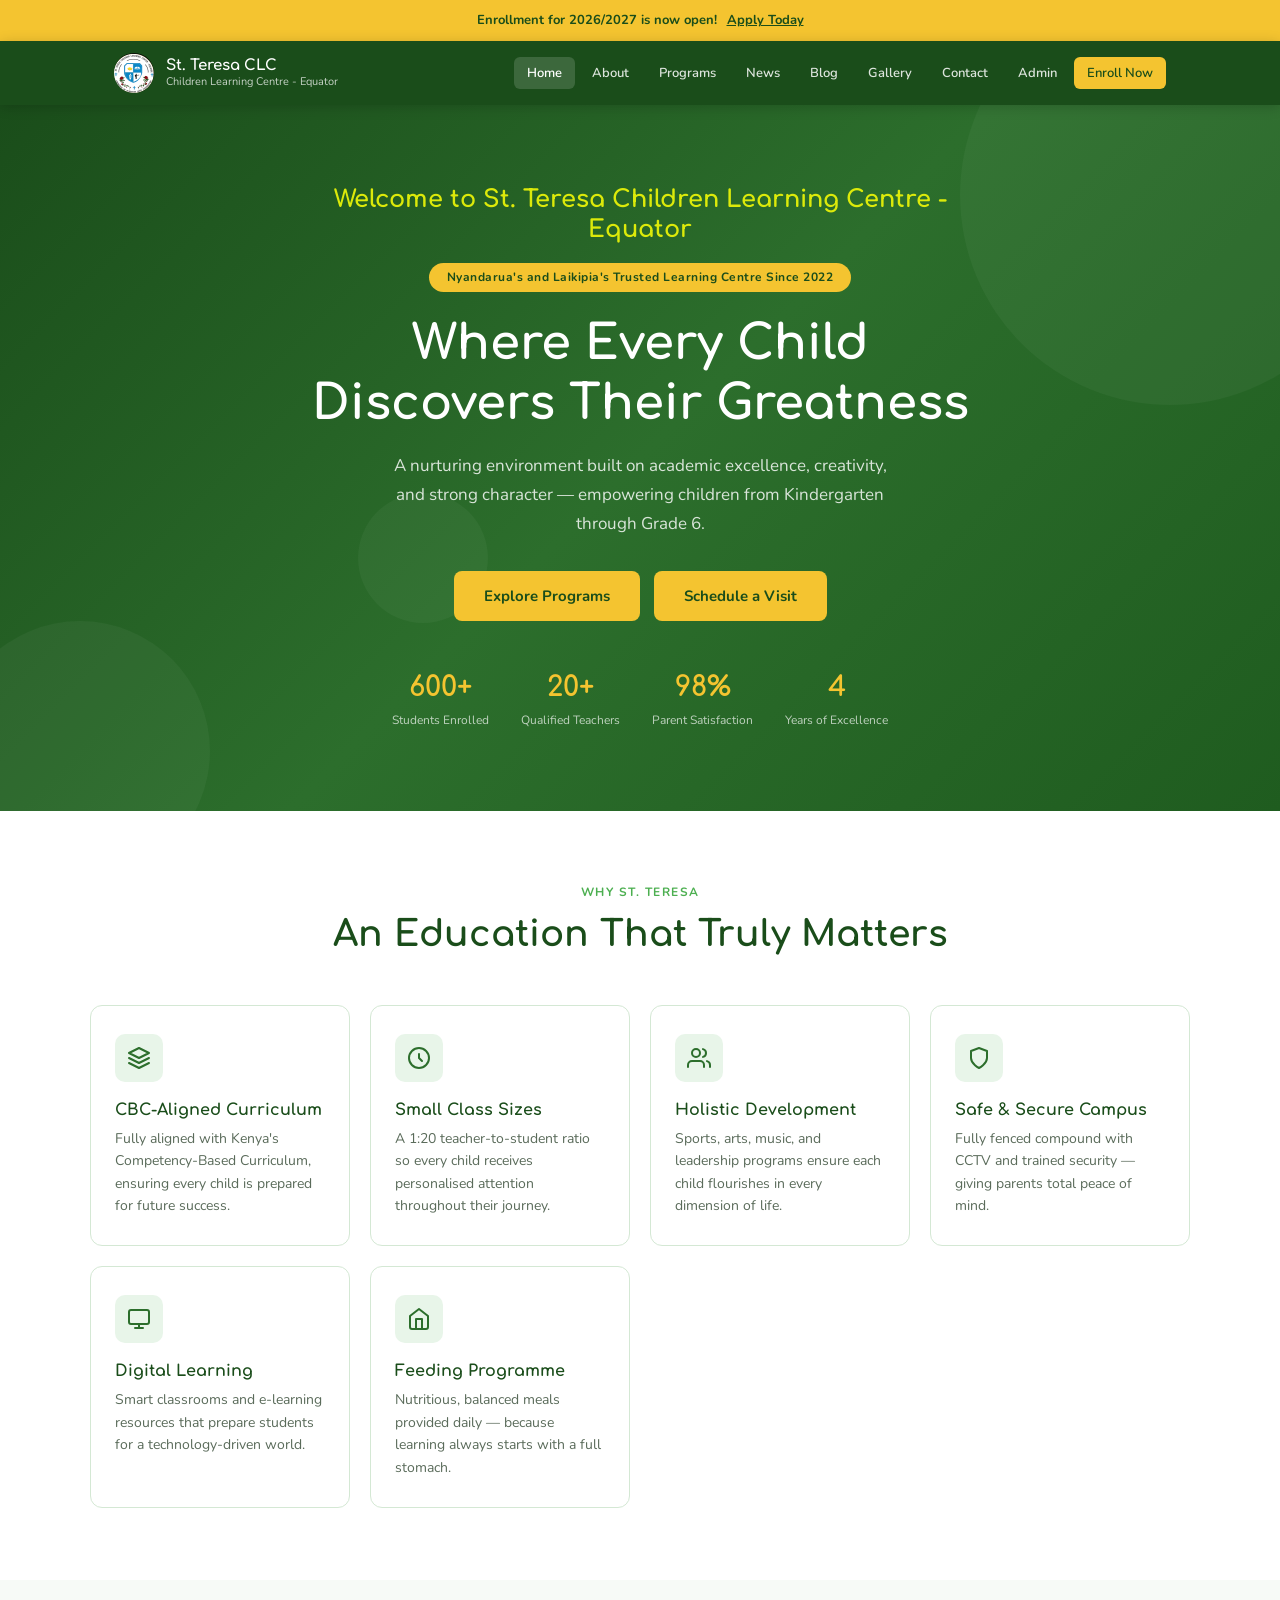
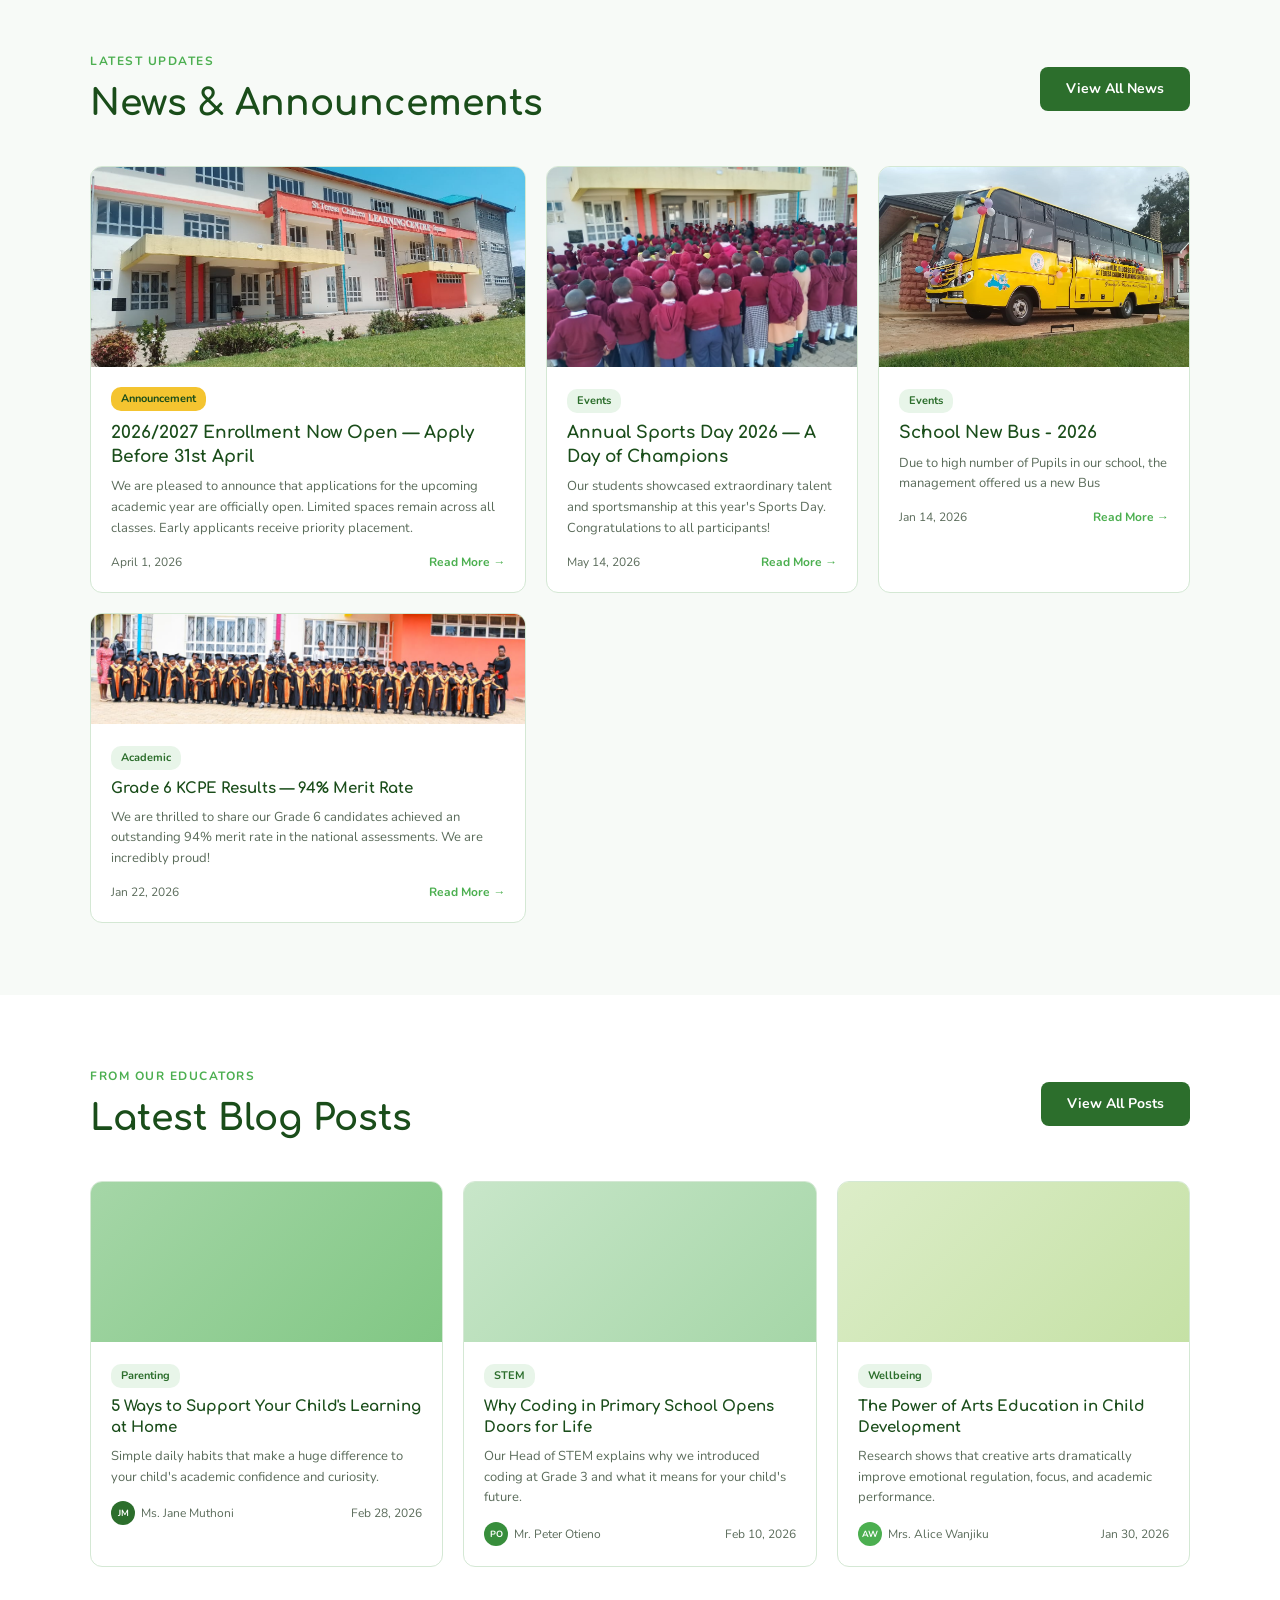
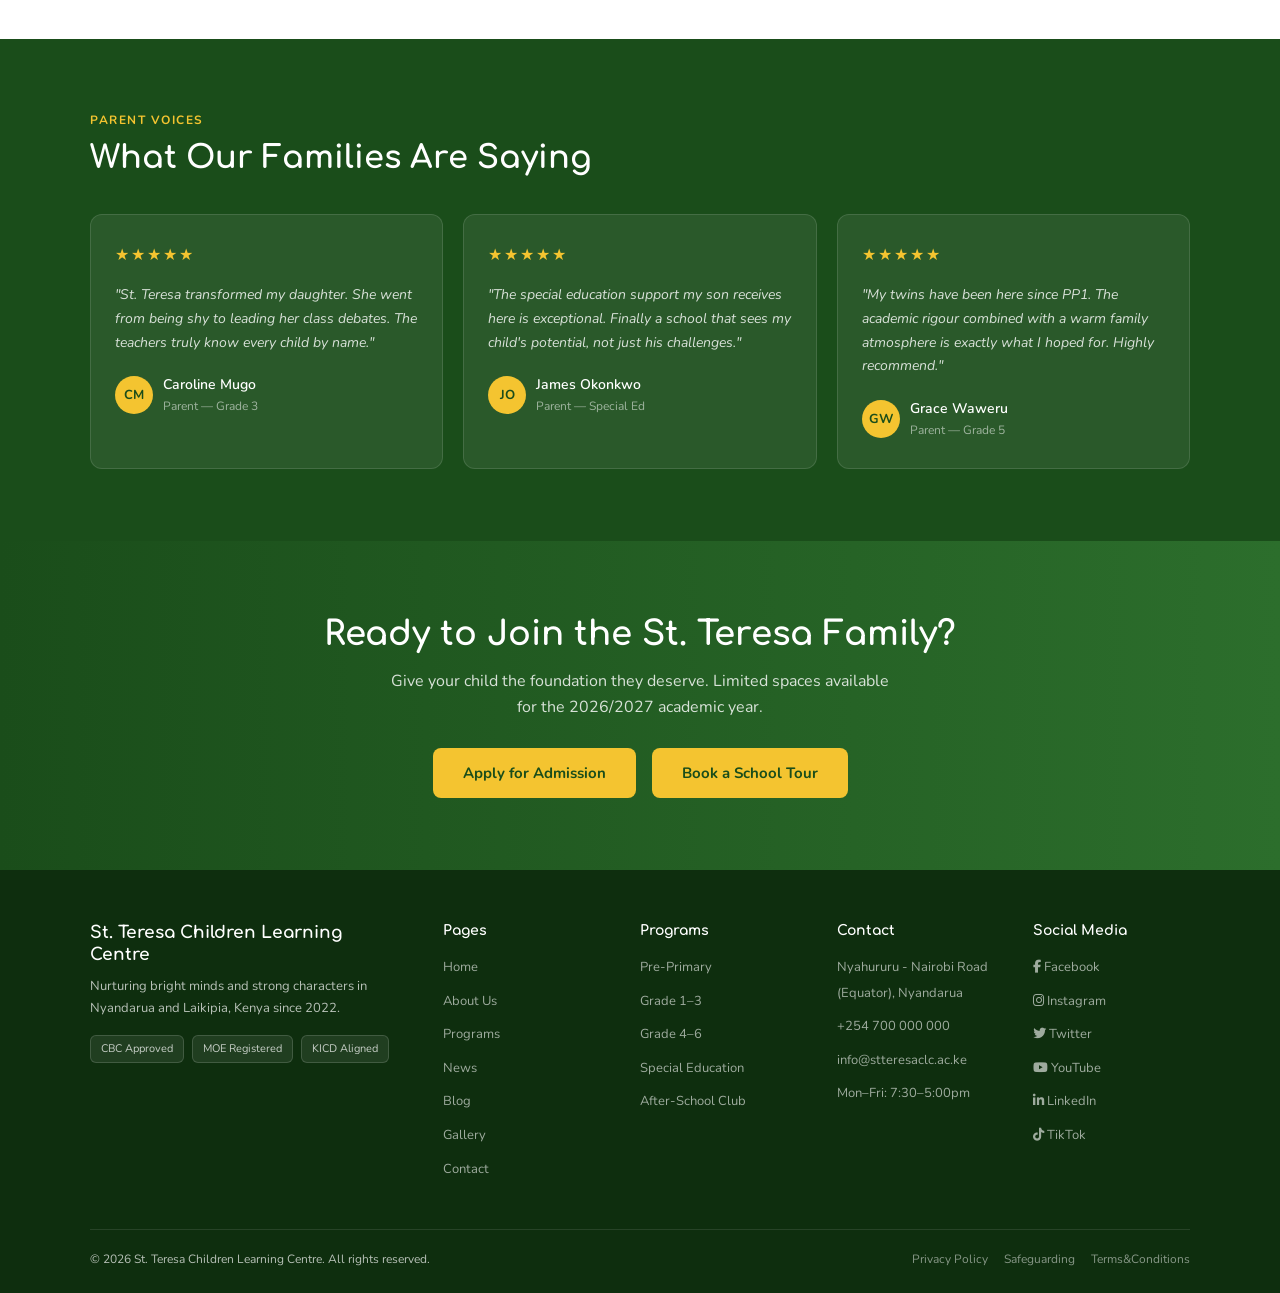
<file: index.html>
<!DOCTYPE html>
<html lang="en">
<head>
  <meta charset="UTF-8"/>
  <meta name="viewport" content="width=device-width,initial-scale=1"/>
  <title>St. Teresa Children Learning Centre - Equator</title>
  <link rel="icon" href="favicon2.png" type="image/x-icon"/>
  <link href="https://fonts.googleapis.com/css2?family=Comfortaa:wght@400;600;700&family=Nunito:wght@400;500;600;700&display=swap" rel="stylesheet"/>
  <link rel="stylesheet" href="style.css"/>
  <link rel="stylesheet" href="home.css"/>
  <link rel="stylesheet" href="https://cdnjs.cloudflare.com/ajax/libs/font-awesome/6.5.1/css/all.min.css">
</head>
<body>

<div class="notice">Enrollment for 2026/2027 is now open! <a href="contact.html">Apply Today</a></div>

<nav>
  <div class="nav-inner">
    <a href="index.html" class="nav-brand">
      <div ><img class="nav-logo"src="favicon.png" alt="Logo"></div>
      <div class="nav-title">St. Teresa CLC <span>Children Learning Centre - Equator</span></div>
    </a>
    <ul class="nav-links">
      <li><a href="index.html" class="active">Home</a></li>
      <li><a href="about.html">About</a></li>
      <li><a href="programs.html">Programs</a></li>
      <li><a href="news.html">News</a></li>
      <li><a href="blog.html">Blog</a></li>
      <li><a href="gallery.html">Gallery</a></li>
      <li><a href="contact.html">Contact</a></li>
      <li><a href="login.html" target="_blank">Admin</a></li>
      <li><a href="contact.html" class="cta">Enroll Now</a></li>
    </ul>
    <button class="nav-toggle" id="navToggle">&#9776;</button>
  </div>
  <ul class="nav-mobile" id="navMobile">
    <li><a href="index.html">Home</a></li>
    <li><a href="about.html">About</a></li>
    <li><a href="programs.html">Programs</a></li>
    <li><a href="news.html">News</a></li>
    <li><a href="blog.html">Blog</a></li>
    <li><a href="gallery.html">Gallery</a></li>
    <li><a href="contact.html">Contact</a></li>
    <li><a href="login.html" rel="noopener noreferrer" target="_blank">Admin Login</a></li>
    <li><a href="contact.html">Enroll Now</a></li>
  </ul>
</nav>

<!-- ═══════════════ HERO ═══════════════ -->
<section class="hero" id="home">
  <div class="hero-bg-circles">
    <span style="width:420px;height:420px;top:-120px;right:-100px"></span>
    <span style="width:260px;height:260px;bottom:-70px;left:-50px"></span>
    <span style="width:130px;height:130px;top:55%;left:28%"></span>
  </div>
  <div class="hero-content">
     <h2>Welcome to St. Teresa Children Learning Centre - Equator</h2>
    <div class="hero-badge">Nyandarua's and Laikipia's Trusted Learning Centre Since 2022</div>
    <h1>Where Every Child<br>Discovers Their Greatness</h1>
    <p>A nurturing environment built on academic excellence, creativity, and strong character — empowering children from Kindergarten through Grade 6.</p>
    <div class="hero-buttons">
      <a class="btn-primary" href="programs.html">Explore Programs</a>
      <a class="btn-outline" href="contact.html">Schedule a Visit</a>
    </div>
    <div class="hero-stats">
      <div class="hero-stat"><div class="num">600+</div><div class="lbl">Students Enrolled</div></div>
      <div class="hero-stat"><div class="num">20+</div><div class="lbl">Qualified Teachers</div></div>
      <div class="hero-stat"><div class="num">98%</div><div class="lbl">Parent Satisfaction</div></div>
      <div class="hero-stat"><div class="num">4</div><div class="lbl">Years of Excellence</div></div>
    </div>
  </div>
</section>

<!-- ═══════════════ WHY US ═══════════════ -->
<section class="section bg-white">
  <div class="container">
    <div class="section-header-center">
      <div class="section-label">Why St. Teresa</div>
      <h2 class="section-title">An Education That Truly Matters</h2>
    </div>
    <div class="features-grid">
      <div class="feature-card"><div class="feature-icon"><svg viewBox="0 0 24 24"><path d="M12 2L2 7l10 5 10-5-10-5z"/><path d="M2 17l10 5 10-5M2 12l10 5 10-5"/></svg></div><h3>CBC-Aligned Curriculum</h3><p>Fully aligned with Kenya's Competency-Based Curriculum, ensuring every child is prepared for future success.</p></div>
      <div class="feature-card"><div class="feature-icon"><svg viewBox="0 0 24 24"><circle cx="12" cy="12" r="10"/><path d="M12 8v4l3 3"/></svg></div><h3>Small Class Sizes</h3><p>A 1:20 teacher-to-student ratio so every child receives personalised attention throughout their journey.</p></div>
      <div class="feature-card"><div class="feature-icon"><svg viewBox="0 0 24 24"><path d="M17 21v-2a4 4 0 0 0-4-4H5a4 4 0 0 0-4 4v2"/><circle cx="9" cy="7" r="4"/><path d="M23 21v-2a4 4 0 0 0-3-3.87M16 3.13a4 4 0 0 1 0 7.75"/></svg></div><h3>Holistic Development</h3><p>Sports, arts, music, and leadership programs ensure each child flourishes in every dimension of life.</p></div>
      <div class="feature-card"><div class="feature-icon"><svg viewBox="0 0 24 24"><path d="M12 22s8-4 8-10V5l-8-3-8 3v7c0 6 8 10 8 10z"/></svg></div><h3>Safe &amp; Secure Campus</h3><p>Fully fenced compound with CCTV and trained security — giving parents total peace of mind.</p></div>
      <div class="feature-card"><div class="feature-icon"><svg viewBox="0 0 24 24"><rect x="2" y="3" width="20" height="14" rx="2" ry="2"/><path d="M8 21h8M12 17v4"/></svg></div><h3>Digital Learning</h3><p>Smart classrooms and e-learning resources that prepare students for a technology-driven world.</p></div>
      <div class="feature-card"><div class="feature-icon"><svg viewBox="0 0 24 24"><path d="M3 9l9-7 9 7v11a2 2 0 0 1-2 2H5a2 2 0 0 1-2-2z"/><polyline points="9 22 9 12 15 12 15 22"/></svg></div><h3>Feeding Programme</h3><p>Nutritious, balanced meals provided daily — because learning always starts with a full stomach.</p></div>
    </div>
  </div>
</section>

<!-- ═══════════════ LATEST NEWS PREVIEW ═══════════════ -->
<section class="section bg-gray">
  <div class="container">
    <div style="display:flex;align-items:center;justify-content:space-between;margin-bottom:40px;flex-wrap:wrap;gap:16px">
      <div><div class="section-label">Latest Updates</div><h2 class="section-title" style="margin-bottom:0">News &amp; Announcements</h2></div>
      <a href="news.html" class="btn-green">View All News</a>
    </div>
    <div class="news-preview-grid">
      <div class="news-card featured-news">
        <div class="news-img" style="background:url(administration.jpg); background-size: cover; background-position: center; background-repeat: no-repeat;"></div>
        <div class="news-body">
          <div style="display:flex;gap:8px;margin-bottom:10px"><span class="tag tag-gold">Announcement</span></div>
          <h3>2026/2027 Enrollment Now Open — Apply Before 31st April</h3>
          <p>We are pleased to announce that applications for the upcoming academic year are officially open. Limited spaces remain across all classes. Early applicants receive priority placement.</p>
          <div class="news-meta"><span>April 1, 2026</span><a href="news.html" class="read-more">Read More →</a></div>
        </div>
      </div>
      <div class="news-card featured-news">
        <div class="news-img" style="background:url(pupils.jpg); background-size: cover; background-position: center; background-repeat: no-repeat;"></div>
        <div class="news-body">
          <span class="tag">Events</span>
          <h3>Annual Sports Day 2026 — A Day of Champions</h3>
          <p>Our students showcased extraordinary talent and sportsmanship at this year's Sports Day. Congratulations to all participants!</p>
          <div class="news-meta"><span>May 14, 2026</span><a href="news.html" class="read-more">Read More →</a></div>
        </div>
      </div>
      <div class="news-card featured-news">
        <div class="news-img" style="background:url(bus.png); background-size: cover; background-position: center; background-repeat: no-repeat;"></div>
        <div class="news-body">
          <span class="tag">Events</span>
          <h3>School New Bus - 2026</h3>
          <p>Due to high number of Pupils in our school, the management offered us a new Bus</p>
          <div class="news-meta"><span>Jan 14, 2026</span><a href="news.html" class="read-more">Read More →</a></div>
        </div>
      </div>
      <div class="news-card">
        <div class="news-img small" style="background:url(graduation.jpg); background-size: cover; background-position: center; background-repeat: no-repeat;"></div>
        <div class="news-body">
          <span class="tag">Academic</span>
          <h3>Grade 6 KCPE Results — 94% Merit Rate</h3>
          <p>We are thrilled to share our Grade 6 candidates achieved an outstanding 94% merit rate in the national assessments. We are incredibly proud!</p>
          <div class="news-meta"><span>Jan 22, 2026</span><a href="news.html" class="read-more">Read More →</a></div>
        </div>
      </div>
    </div>
  </div>
</section>

<!-- ═══════════════ LATEST BLOG PREVIEW ═══════════════ -->
<section class="section bg-white">
  <div class="container">
    <div style="display:flex;align-items:center;justify-content:space-between;margin-bottom:40px;flex-wrap:wrap;gap:16px">
      <div><div class="section-label">From Our Educators</div><h2 class="section-title" style="margin-bottom:0">Latest Blog Posts</h2></div>
      <a href="blog.html" class="btn-green">View All Posts</a>
    </div>
    <div class="blog-preview-grid">
      <div class="blog-card"><div class="blog-img" style="background:linear-gradient(135deg,#a5d6a7,#81c784)"></div><div class="blog-body"><span class="tag">Parenting</span><h3>5 Ways to Support Your Child's Learning at Home</h3><p>Simple daily habits that make a huge difference to your child's academic confidence and curiosity.</p><div class="blog-meta"><div class="author-chip"><div class="author-av" style="background:#2c6e2c">JM</div><span>Ms. Jane Muthoni</span></div><span>Feb 28, 2026</span></div></div></div>
      <div class="blog-card"><div class="blog-img" style="background:linear-gradient(135deg,#c8e6c9,#a5d6a7)"></div><div class="blog-body"><span class="tag">STEM</span><h3>Why Coding in Primary School Opens Doors for Life</h3><p>Our Head of STEM explains why we introduced coding at Grade 3 and what it means for your child's future.</p><div class="blog-meta"><div class="author-chip"><div class="author-av" style="background:#388e3c">PO</div><span>Mr. Peter Otieno</span></div><span>Feb 10, 2026</span></div></div></div>
      <div class="blog-card"><div class="blog-img" style="background:linear-gradient(135deg,#dcedc8,#c5e1a5)"></div><div class="blog-body"><span class="tag">Wellbeing</span><h3>The Power of Arts Education in Child Development</h3><p>Research shows that creative arts dramatically improve emotional regulation, focus, and academic performance.</p><div class="blog-meta"><div class="author-chip"><div class="author-av" style="background:#4caf50">AW</div><span>Mrs. Alice Wanjiku</span></div><span>Jan 30, 2026</span></div></div></div>
    </div>
  </div>
</section>

<!-- ═══════════════ TESTIMONIALS ═══════════════ -->
<section class="testimonials-section">
  <div class="container">
    <div class="testi-label">Parent Voices</div>
    <h2 class="testi-title">What Our Families Are Saying</h2>
    <div class="testimonials-grid">
      <div class="testi-card"><div class="testi-stars">&#9733;&#9733;&#9733;&#9733;&#9733;</div><p>"St. Teresa transformed my daughter. She went from being shy to leading her class debates. The teachers truly know every child by name."</p><div class="testi-author"><div class="testi-av">CM</div><div><div class="testi-name">Caroline Mugo</div><div class="testi-info">Parent — Grade 3</div></div></div></div>
      <div class="testi-card"><div class="testi-stars">&#9733;&#9733;&#9733;&#9733;&#9733;</div><p>"The special education support my son receives here is exceptional. Finally a school that sees my child's potential, not just his challenges."</p><div class="testi-author"><div class="testi-av">JO</div><div><div class="testi-name">James Okonkwo</div><div class="testi-info">Parent — Special Ed</div></div></div></div>
      <div class="testi-card"><div class="testi-stars">&#9733;&#9733;&#9733;&#9733;&#9733;</div><p>"My twins have been here since PP1. The academic rigour combined with a warm family atmosphere is exactly what I hoped for. Highly recommend."</p><div class="testi-author"><div class="testi-av">GW</div><div><div class="testi-name">Grace Waweru</div><div class="testi-info">Parent — Grade 5</div></div></div></div>
    </div>
  </div>
</section>

<!-- ═══════════════ CTA ═══════════════ -->
<section class="cta-section">
  <div class="container" style="text-align:center">
    <h2>Ready to Join the St. Teresa Family?</h2>
    <p>Give your child the foundation they deserve. Limited spaces available for the 2026/2027 academic year.</p>
    <div style="display:flex;gap:16px;justify-content:center;flex-wrap:wrap;margin-top:28px">
      <a class="btn-primary" href="contact.html">Apply for Admission</a>
      <a class="btn-outline" href="contact.html">Book a School Tour</a>
    </div>
  </div>
</section>

<!-- ═══════════════ FOOTER ═══════════════ -->
<footer>
  <div class="footer-grid">
    <div class="footer-brand"><h3>St. Teresa Children Learning Centre</h3><p>Nurturing bright minds and strong characters in Nyandarua and Laikipia, Kenya since 2022.</p><div class="accred-badges"><span class="acc-badge">CBC Approved</span><span class="acc-badge">MOE Registered</span><span class="acc-badge">KICD Aligned</span></div></div>
    <div class="footer-col"><h4>Pages</h4><ul><li><a href="index.html">Home</a></li><li><a href="about.html">About Us</a></li><li><a href="programs.html">Programs</a></li><li><a href="news.html">News</a></li><li><a href="blog.html">Blog</a></li><li><a href="gallery.html">Gallery</a></li><li><a href="contact.html">Contact</a></li></ul></div>
    <div class="footer-col"><h4>Programs</h4><ul><li><a href="programs.html">Pre-Primary</a></li><li><a href="programs.html">Grade 1–3</a></li><li><a href="programs.html">Grade 4–6</a></li><li><a href="programs.html">Special Education</a></li><li><a href="programs.html">After-School Club</a></li></ul></div>
    <div class="footer-col"><h4>Contact</h4><ul><li><a href="#">Nyahururu - Nairobi Road (Equator), Nyandarua</a></li><li><a href="tel:+254700000000">+254 700 000 000</a></li><li><a href="mailto:info@stteresaclc.ac.ke">info@stteresaclc.ac.ke</a></li><li><a href="#">Mon–Fri: 7:30–5:00pm</a></li></ul></div>
    <div class="footer-col">
      <div class="social-icons"><h4>Social Media</h4>
        <ul>
          <li><a href="https://www.facebook.com/" rel="noopener noreferrer" target="_blank" aria-label="Facebook"><i class="fab fa-facebook-f"></i> Facebook</a></li>
          <li><a href="https://www.instagram.com/" rel="noopener noreferrer" target="_blank" aria-label="Instagram"><i class="fab fa-instagram"></i> Instagram</a></li>
          <li><a href="https://twitter.com/" rel="noopener noreferrer" target="_blank" aria-label="Twitter"><i class="fab fa-twitter"></i> Twitter</a></li>
          <li><a href="https://www.youtube.com/" rel="noopener noreferrer" target="_blank" aria-label="YouTube"><i class="fab fa-youtube"></i> YouTube</a></li>
          <li><a href="https://www.linkedin.com/" rel="noopener noreferrer" target="_blank" aria-label="LinkedIn"><i class="fab fa-linkedin-in"></i> LinkedIn</a></li>
          <li><a href="https://www.tiktok.com/" rel="noopener noreferrer" target="_blank" aria-label="TikTok"><i class="fab fa-tiktok"></i> TikTok</a></li>
        </ul>
      </div>
    </div>
  </div>
  <div class="footer-bottom"><span>&copy; 2026 St. Teresa Children Learning Centre. All rights reserved.</span><div class="footer-bottom-links"><a href="privacy.html" class="footer-bottom-links">Privacy Policy</a><a href="safeguarding.html">Safeguarding</a><a href="terms.html">Terms&Conditions</a></div></div>
</footer>

<script src="script.js"></script>
</body>
</html>
</file>
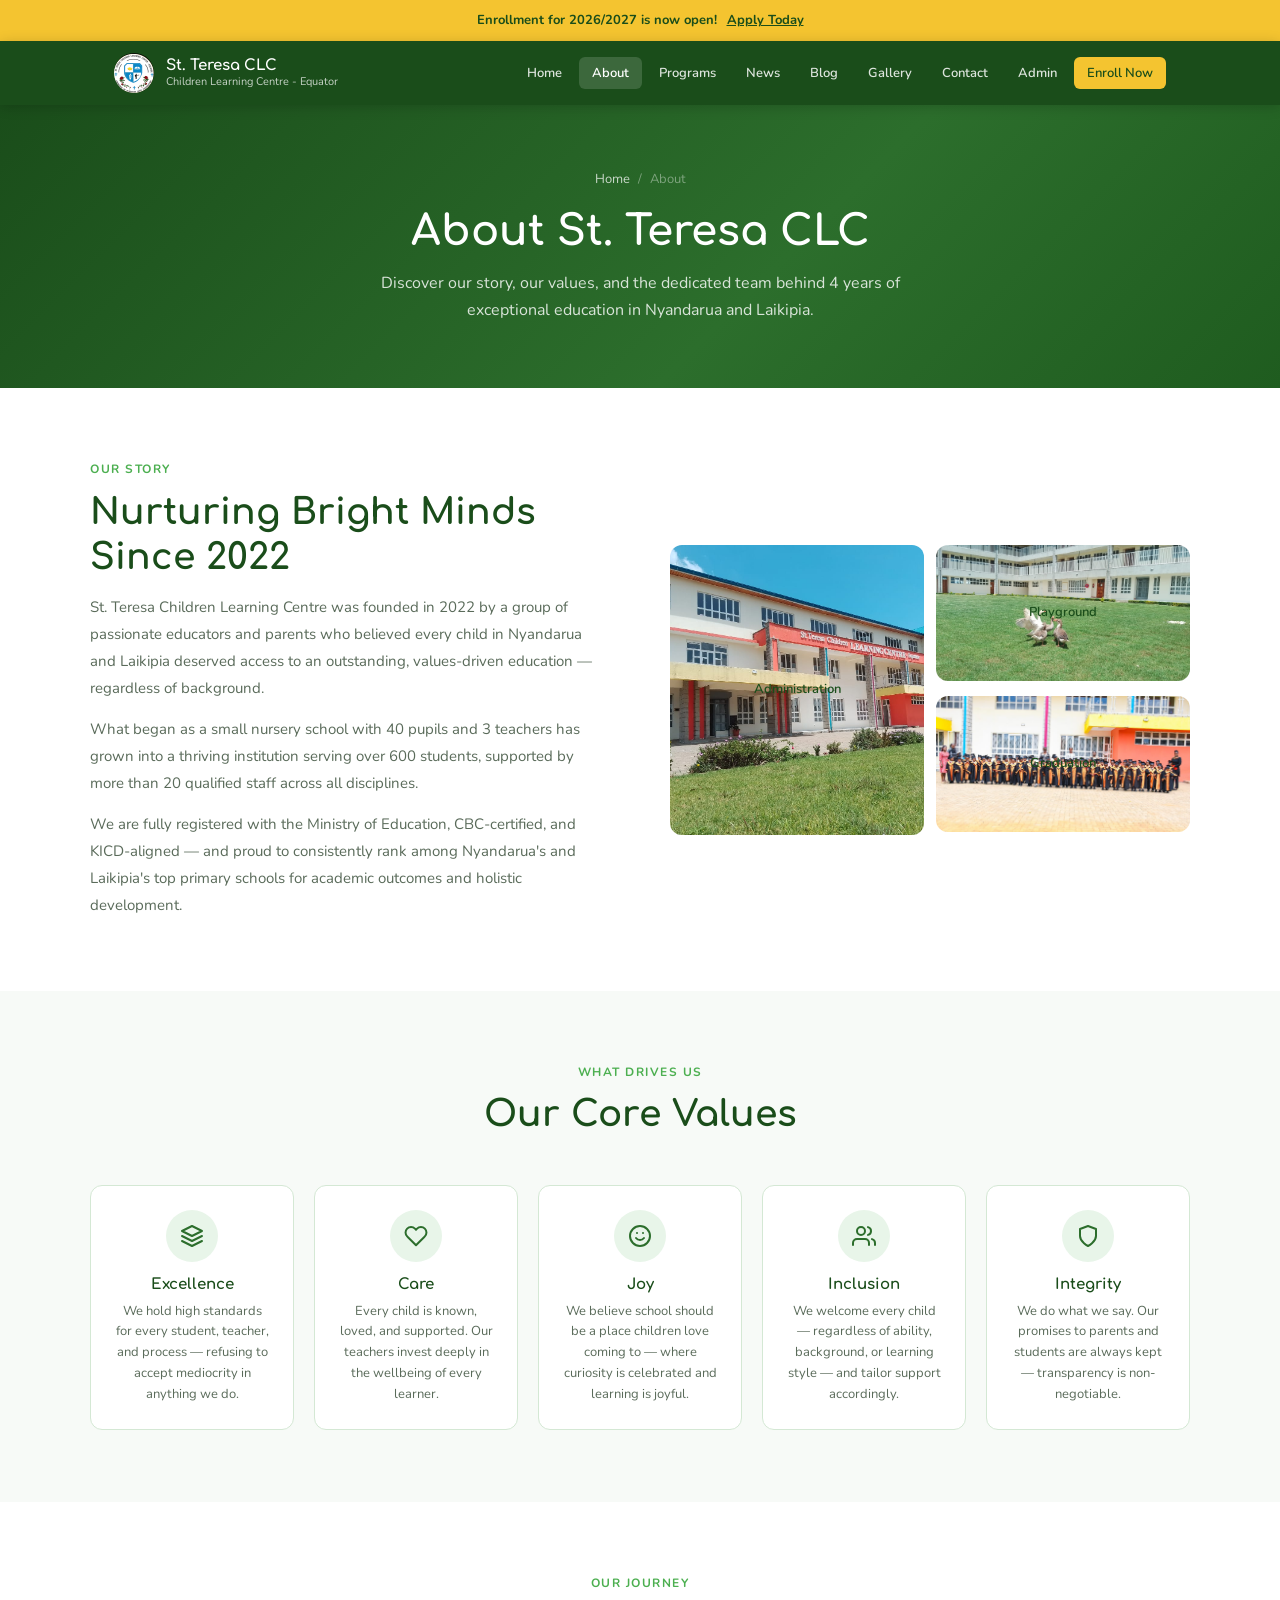
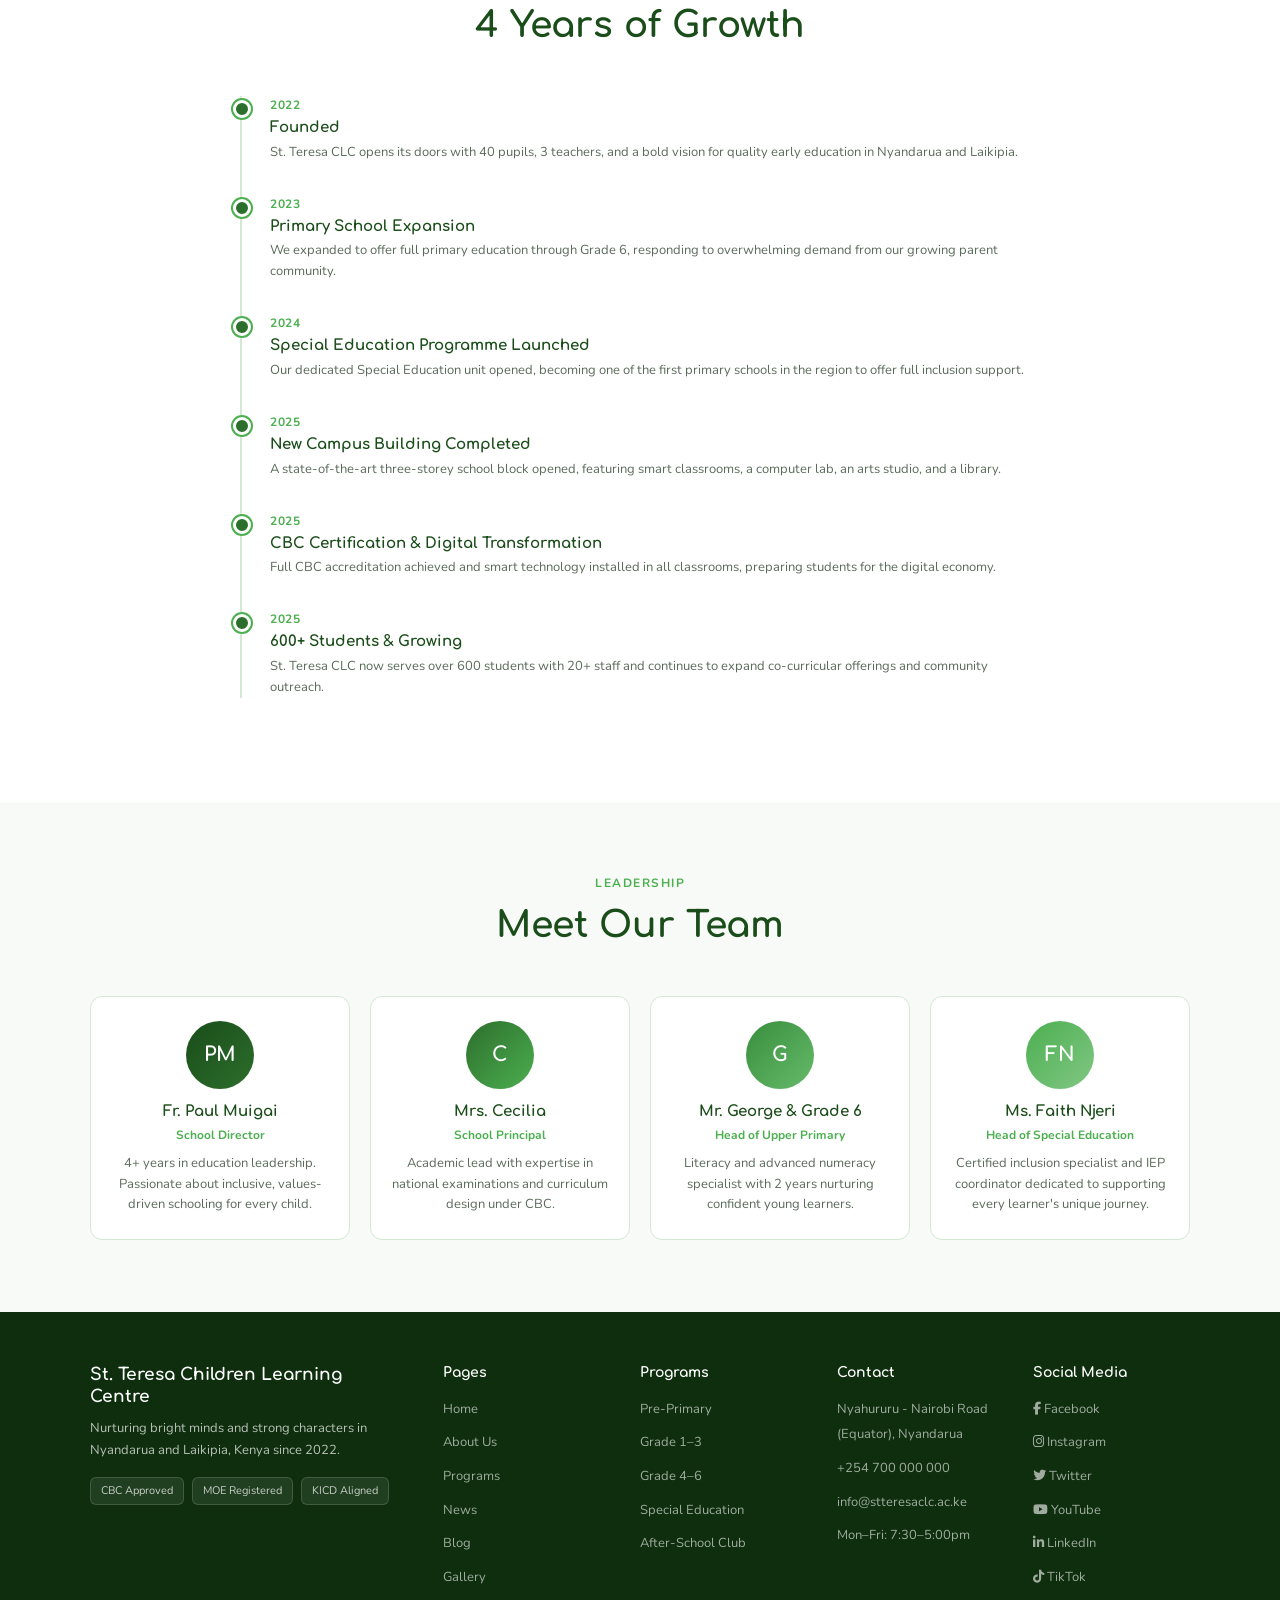
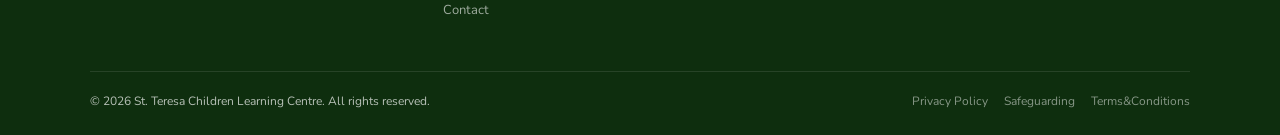
<file: about.html>
<!-- =============================================
     about.html
     ============================================= -->
<!DOCTYPE html>
<html lang="en">
<head>
  <meta charset="UTF-8"/><meta name="viewport" content="width=device-width,initial-scale=1"/>
  <title>About Us — St. Teresa CLC</title>
  <link rel="icon" href="favicon2.png" type="image/x-icon"/>
  <link href="https://fonts.googleapis.com/css2?family=Comfortaa:wght@400;600;700&family=Nunito:wght@400;500;600;700&display=swap" rel="stylesheet"/>
  <link rel="stylesheet" href="style.css"/><link rel="stylesheet" href="inner.css"/>
  <link rel="stylesheet" href="https://cdnjs.cloudflare.com/ajax/libs/font-awesome/6.5.1/css/all.min.css">
</head>
<body>
<div class="notice">Enrollment for 2026/2027 is now open! <a href="contact.html">Apply Today</a></div>
<nav><div class="nav-inner"><a href="index.html" class="nav-brand"><div ><img class="nav-logo"src="favicon.png" alt="Logo"></div><div class="nav-title">St. Teresa CLC <span>Children Learning Centre - Equator</span></div></a><ul class="nav-links"><li><a href="index.html">Home</a></li><li><a href="about.html" class="active">About</a></li><li><a href="programs.html">Programs</a></li><li><a href="news.html">News</a></li><li><a href="blog.html">Blog</a></li><li><a href="gallery.html">Gallery</a></li><li><a href="contact.html">Contact</a></li><li><a href="login.html" target="_blank">Admin</a></li><li><a href="contact.html" class="cta">Enroll Now</a></li></ul><button class="nav-toggle" id="navToggle">&#9776;</button></div><ul class="nav-mobile" id="navMobile"><li><a href="index.html">Home</a></li><li><a href="about.html">About</a></li><li><a href="programs.html">Programs</a></li><li><a href="news.html">News</a></li><li><a href="blog.html">Blog</a></li><li><a href="gallery.html">Gallery</a></li><li><a href="contact.html">Contact</a></li><li><a href="login.html" target="_blank">Admin Login</a></li><li><a href="contact.html">Enroll Now</a></li></ul></nav>

<div class="page-hero"><div class="breadcrumb"><a href="index.html">Home</a><span>/</span><span>About</span></div><h1>About St. Teresa CLC</h1><p>Discover our story, our values, and the dedicated team behind 4 years of exceptional education in Nyandarua and Laikipia.</p></div>

<!-- Mission/Vision -->
<section class="section bg-white"><div class="container"><div class="about-hero-layout">
  <div><div class="section-label">Our Story</div><h2 class="section-title">Nurturing Bright Minds Since 2022</h2><p style="font-size:15px;color:var(--text-muted);line-height:1.8;margin-bottom:14px">St. Teresa Children Learning Centre was founded in 2022 by a group of passionate educators and parents who believed every child in Nyandarua and Laikipia deserved access to an outstanding, values-driven education — regardless of background.</p><p style="font-size:15px;color:var(--text-muted);line-height:1.8;margin-bottom:14px">What began as a small nursery school with 40 pupils and 3 teachers has grown into a thriving institution serving over 600 students, supported by more than 20 qualified staff across all disciplines.</p><p style="font-size:15px;color:var(--text-muted);line-height:1.8">We are fully registered with the Ministry of Education, CBC-certified, and KICD-aligned — and proud to consistently rank among Nyandarua's and Laikipia's top primary schools for academic outcomes and holistic development.</p></div>
  <div style="display:grid;grid-template-columns:1fr 1fr;gap:12px"><div style="background:url(administration.jpg); background-size: cover; background-position: center; background-repeat: no-repeat;border-radius:12px;height:290px;display:flex;align-items:center;justify-content:center;font-size:13px;color:var(--green-dark);font-weight:600;grid-row:span 2">Administration</div><div style="background:url(playground.jpg); background-size: cover; background-position: center; background-repeat: no-repeat;border-radius:12px;height:136px;display:flex;align-items:center;justify-content:center;font-size:13px;color:var(--green-dark);font-weight:600">Playground</div><div style="background:url(graduation.jpg); background-size: cover; background-position: center; background-repeat: no-repeat;border-radius:12px;height:136px;display:flex;align-items:center;justify-content:center;font-size:13px;color:var(--green-dark);font-weight:600">Graduation</div></div>
</div></div></section>

<!-- Values -->
<section class="section bg-gray"><div class="container"><div class="section-header-center"><div class="section-label">What Drives Us</div><h2 class="section-title">Our Core Values</h2></div><div class="value-cards"><div class="value-card"><div class="value-icon"><svg viewBox="0 0 24 24"><path d="M12 2L2 7l10 5 10-5-10-5z"/><path d="M2 17l10 5 10-5M2 12l10 5 10-5"/></svg></div><h3>Excellence</h3><p>We hold high standards for every student, teacher, and process — refusing to accept mediocrity in anything we do.</p></div><div class="value-card"><div class="value-icon"><svg viewBox="0 0 24 24"><path d="M20.84 4.61a5.5 5.5 0 0 0-7.78 0L12 5.67l-1.06-1.06a5.5 5.5 0 0 0-7.78 7.78l1.06 1.06L12 21.23l7.78-7.78 1.06-1.06a5.5 5.5 0 0 0 0-7.78z"/></svg></div><h3>Care</h3><p>Every child is known, loved, and supported. Our teachers invest deeply in the wellbeing of every learner.</p></div><div class="value-card"><div class="value-icon"><svg viewBox="0 0 24 24"><circle cx="12" cy="12" r="10"/><path d="M8 14s1.5 2 4 2 4-2 4-2M9 9h.01M15 9h.01"/></svg></div><h3>Joy</h3><p>We believe school should be a place children love coming to — where curiosity is celebrated and learning is joyful.</p></div><div class="value-card"><div class="value-icon"><svg viewBox="0 0 24 24"><path d="M17 21v-2a4 4 0 0 0-4-4H5a4 4 0 0 0-4 4v2"/><circle cx="9" cy="7" r="4"/><path d="M23 21v-2a4 4 0 0 0-3-3.87M16 3.13a4 4 0 0 1 0 7.75"/></svg></div><h3>Inclusion</h3><p>We welcome every child — regardless of ability, background, or learning style — and tailor support accordingly.</p></div><div class="value-card"><div class="value-icon"><svg viewBox="0 0 24 24"><path d="M12 22s8-4 8-10V5l-8-3-8 3v7c0 6 8 10 8 10z"/></svg></div><h3>Integrity</h3><p>We do what we say. Our promises to parents and students are always kept — transparency is non-negotiable.</p></div></div></div></section>

<!-- Timeline -->
<section class="section bg-white"><div class="container" style="max-width:800px"><div class="section-header-center"><div class="section-label">Our Journey</div><h2 class="section-title">4 Years of Growth</h2></div><div class="timeline"><div class="timeline-item"><div class="timeline-dot"></div><div class="timeline-year">2022</div><h3>Founded</h3><p>St. Teresa CLC opens its doors with 40 pupils, 3 teachers, and a bold vision for quality early education in Nyandarua and Laikipia.</p></div><div class="timeline-item"><div class="timeline-dot"></div><div class="timeline-year">2023</div><h3>Primary School Expansion</h3><p>We expanded to offer full primary education through Grade 6, responding to overwhelming demand from our growing parent community.</p></div><div class="timeline-item"><div class="timeline-dot"></div><div class="timeline-year">2024</div><h3>Special Education Programme Launched</h3><p>Our dedicated Special Education unit opened, becoming one of the first primary schools in the region to offer full inclusion support.</p></div><div class="timeline-item"><div class="timeline-dot"></div><div class="timeline-year">2025</div><h3>New Campus Building Completed</h3><p>A state-of-the-art three-storey school block opened, featuring smart classrooms, a computer lab, an arts studio, and a library.</p></div><div class="timeline-item"><div class="timeline-dot"></div><div class="timeline-year">2025</div><h3>CBC Certification &amp; Digital Transformation</h3><p>Full CBC accreditation achieved and smart technology installed in all classrooms, preparing students for the digital economy.</p></div><div class="timeline-item"><div class="timeline-dot"></div><div class="timeline-year">2025</div><h3>600+ Students &amp; Growing</h3><p>St. Teresa CLC now serves over 600 students with 20+ staff and continues to expand co-curricular offerings and community outreach.</p></div></div></div></section>

<!-- Leadership Team -->
<section class="section bg-gray"><div class="container"><div class="section-header-center"><div class="section-label">Leadership</div><h2 class="section-title">Meet Our Team</h2></div><div class="team-grid"><div class="team-card"><div class="team-av" style="background:linear-gradient(135deg,#1a4d1a,#2c6e2c)">PM</div><h3>Fr. Paul Muigai</h3><div class="role">School Director</div><p>4+ years in education leadership. Passionate about inclusive, values-driven schooling for every child.</p></div><div class="team-card"><div class="team-av" style="background:linear-gradient(135deg,#2c6e2c,#4caf50)">C</div><h3>Mrs. Cecilia</h3><div class="role">School Principal</div><p>Academic lead with expertise in national examinations and curriculum design under CBC.</p></div><div class="team-card"><div class="team-av" style="background:linear-gradient(135deg,#388e3c,#66bb6a)">G</div><h3>Mr. George &amp; Grade 6</h3><div class="role">Head of Upper Primary</div><p>Literacy and advanced numeracy specialist with 2 years nurturing confident young learners.</p></div><div class="team-card"><div class="team-av" style="background:linear-gradient(135deg,#4caf50,#81c784)">FN</div><h3>Ms. Faith Njeri</h3><div class="role">Head of Special Education</div><p>Certified inclusion specialist and IEP coordinator dedicated to supporting every learner's unique journey.</p></div></div></div></section>

<footer>
  <div class="footer-grid">
    <div class="footer-brand"><h3>St. Teresa Children Learning Centre</h3><p>Nurturing bright minds and strong characters in Nyandarua and Laikipia, Kenya since 2022.</p><div class="accred-badges"><span class="acc-badge">CBC Approved</span><span class="acc-badge">MOE Registered</span><span class="acc-badge">KICD Aligned</span></div></div>
    <div class="footer-col"><h4>Pages</h4><ul><li><a href="index.html">Home</a></li><li><a href="about.html">About Us</a></li><li><a href="programs.html">Programs</a></li><li><a href="news.html">News</a></li><li><a href="blog.html">Blog</a></li><li><a href="gallery.html">Gallery</a></li><li><a href="contact.html">Contact</a></li></ul></div>
    <div class="footer-col"><h4>Programs</h4><ul><li><a href="programs.html">Pre-Primary</a></li><li><a href="programs.html">Grade 1–3</a></li><li><a href="programs.html">Grade 4–6</a></li><li><a href="programs.html">Special Education</a></li><li><a href="programs.html">After-School Club</a></li></ul></div>
    <div class="footer-col"><h4>Contact</h4><ul><li><a href="#">Nyahururu - Nairobi Road (Equator), Nyandarua</a></li><li><a href="tel:+254700000000">+254 700 000 000</a></li><li><a href="mailto:info@stteresaclc.ac.ke">info@stteresaclc.ac.ke</a></li><li><a href="#">Mon–Fri: 7:30–5:00pm</a></li></ul></div>
    <div class="footer-col">
      <div class="social-icons"><h4>Social Media</h4>
        <ul>
          <li><a href="https://www.facebook.com/" rel="noopener noreferrer" target="_blank" aria-label="Facebook"><i class="fab fa-facebook-f"></i> Facebook</a></li>
          <li><a href="https://www.instagram.com/" rel="noopener noreferrer" target="_blank" aria-label="Instagram"><i class="fab fa-instagram"></i> Instagram</a></li>
          <li><a href="https://twitter.com/" rel="noopener noreferrer" target="_blank" aria-label="Twitter"><i class="fab fa-twitter"></i> Twitter</a></li>
          <li><a href="https://www.youtube.com/" rel="noopener noreferrer" target="_blank" aria-label="YouTube"><i class="fab fa-youtube"></i> YouTube</a></li>
          <li><a href="https://www.linkedin.com/" rel="noopener noreferrer" target="_blank" aria-label="LinkedIn"><i class="fab fa-linkedin-in"></i> LinkedIn</a></li>
          <li><a href="https://www.tiktok.com/" rel="noopener noreferrer" target="_blank" aria-label="TikTok"><i class="fab fa-tiktok"></i> TikTok</a></li>
        </ul>
      </div>
    </div>
  </div>
  <div class="footer-bottom"><span>&copy; 2026 St. Teresa Children Learning Centre. All rights reserved.</span><div class="footer-bottom-links"><a href="privacy.html" class="footer-bottom-links">Privacy Policy</a><a href="safeguarding.html">Safeguarding</a><a href="terms.html">Terms&Conditions</a></div></div>
</footer>
<script src="script.js"></script>
</body></html>
</file>
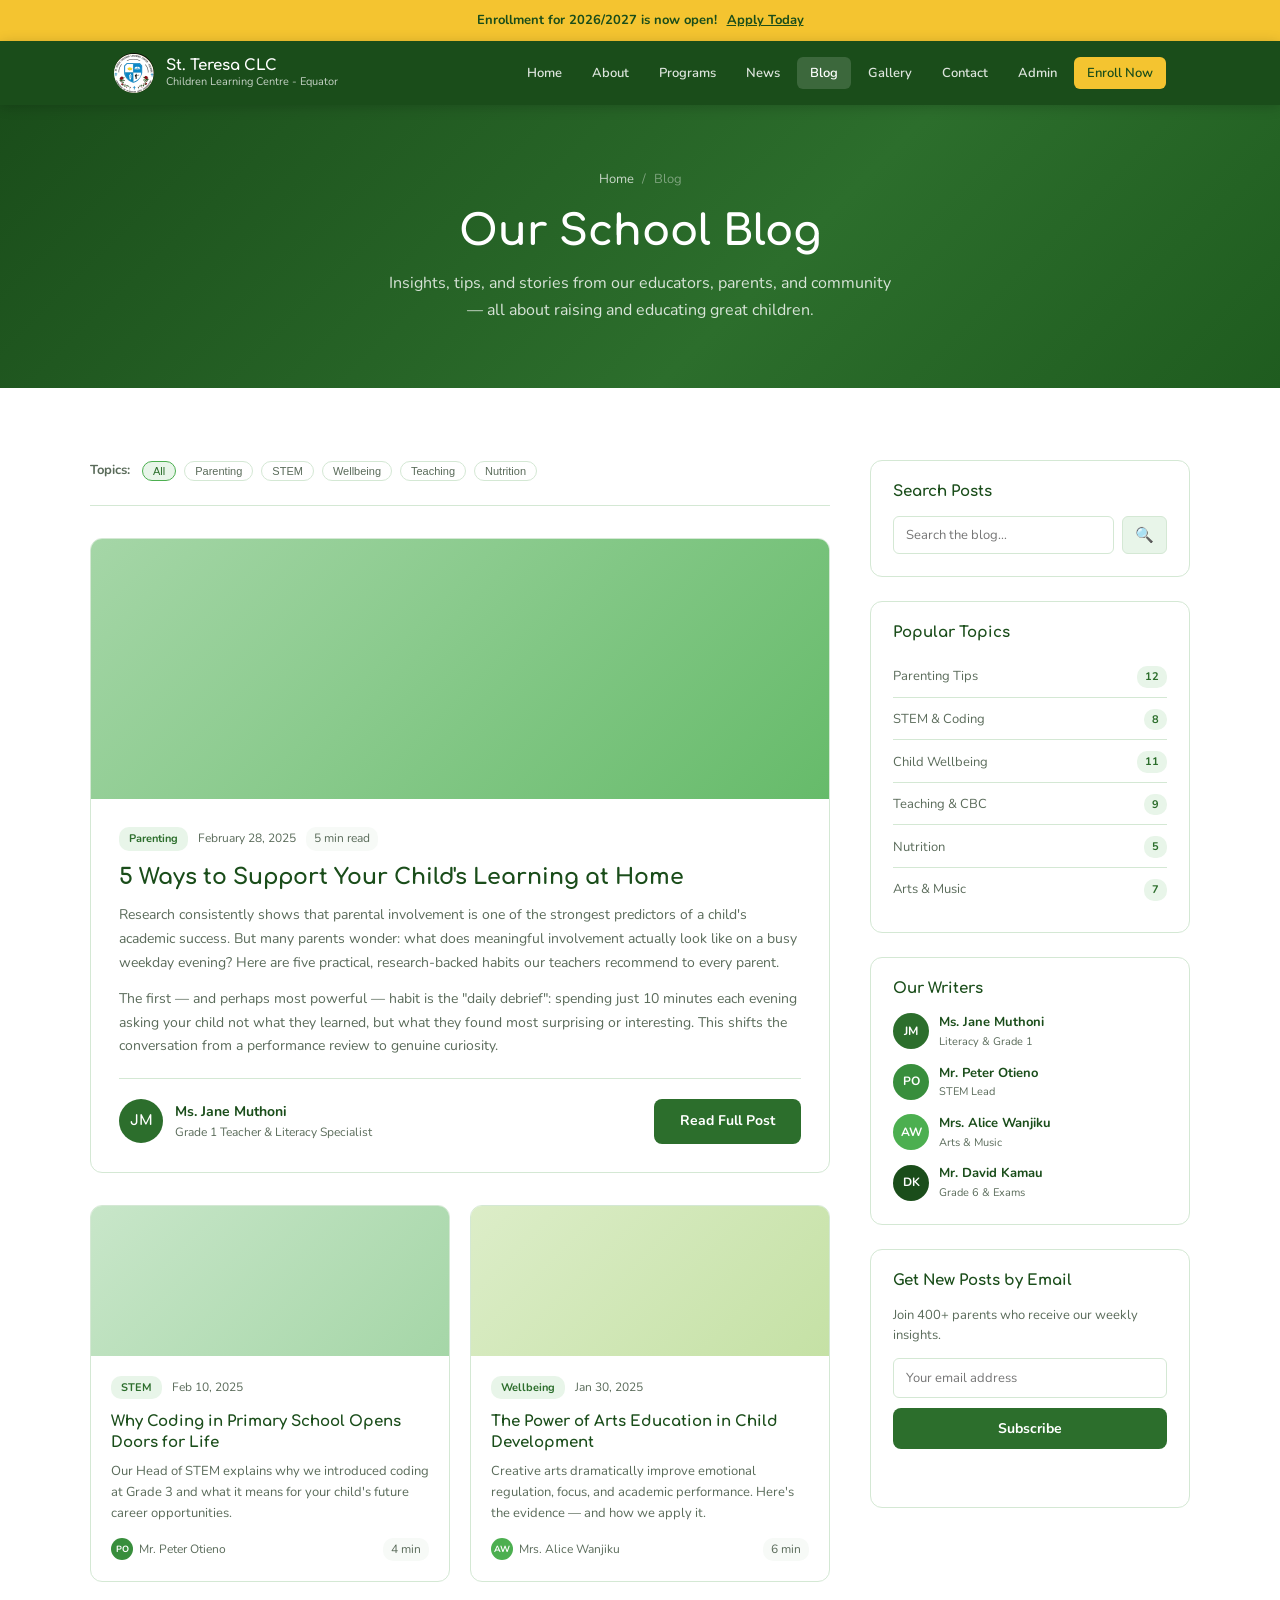
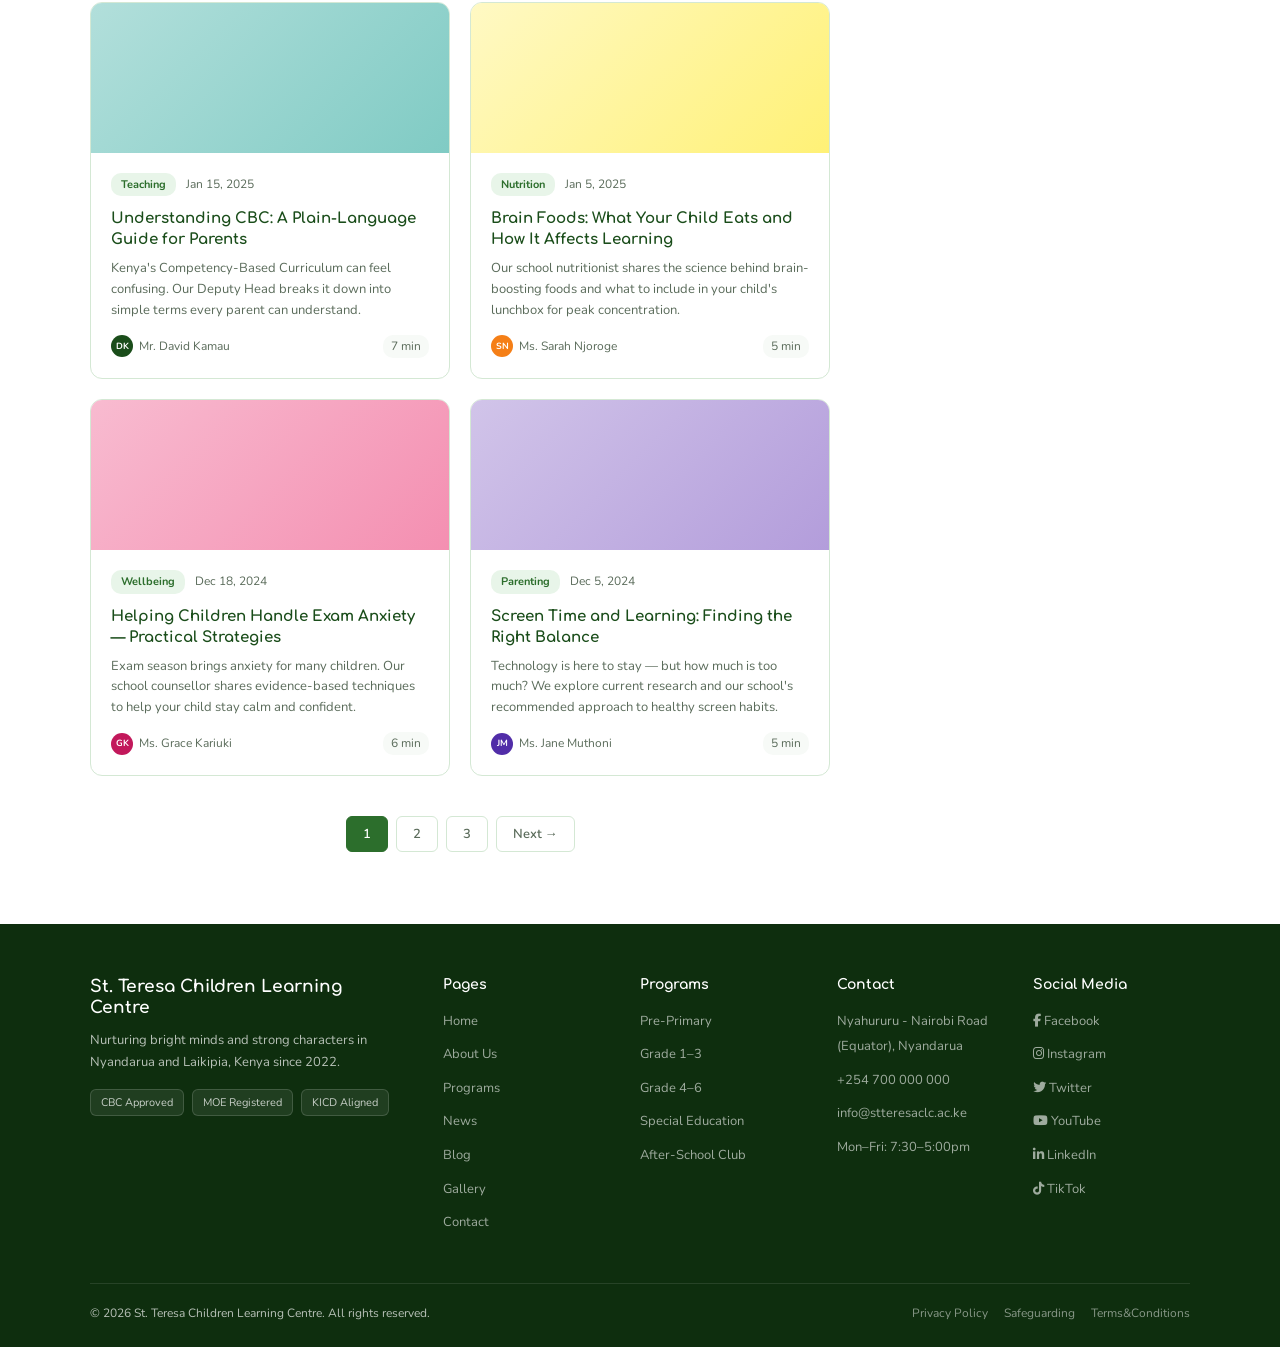
<file: blog.html>
<!DOCTYPE html>
<html lang="en">
<head>
  <meta charset="UTF-8"/>
  <meta name="viewport" content="width=device-width,initial-scale=1"/>
  <title>Blog — St. Teresa CLC</title>
  <link rel="icon" href="favicon2.png" type="image/x-icon"/>
  <link href="https://fonts.googleapis.com/css2?family=Comfortaa:wght@400;600;700&family=Nunito:wght@400;500;600;700&display=swap" rel="stylesheet"/>
  <link rel="stylesheet" href="style.css"/>
  <link rel="stylesheet" href="inner.css"/>
  <link rel="stylesheet" href="https://cdnjs.cloudflare.com/ajax/libs/font-awesome/6.5.1/css/all.min.css">
</head>
<body>

<div class="notice">Enrollment for 2026/2027 is now open! <a href="contact.html">Apply Today</a></div>

<nav>
  <div class="nav-inner">
    <a href="index.html" class="nav-brand">
      <div ><img class="nav-logo"src="favicon.png" alt="Logo"></div>
      <div class="nav-title">St. Teresa CLC <span>Children Learning Centre - Equator</span></div>
    </a>
    <ul class="nav-links">
      <li><a href="index.html">Home</a></li>
      <li><a href="about.html">About</a></li>
      <li><a href="programs.html">Programs</a></li>
      <li><a href="news.html">News</a></li>
      <li><a href="blog.html" class="active">Blog</a></li>
      <li><a href="gallery.html">Gallery</a></li>
      <li><a href="contact.html">Contact</a></li>
      <li><a href="login.html" target="_blank">Admin</a></li>
      <li><a href="contact.html" class="cta">Enroll Now</a></li>
    </ul>
    <button class="nav-toggle" id="navToggle">&#9776;</button>
  </div>
  <ul class="nav-mobile" id="navMobile">
    <li><a href="index.html">Home</a></li><li><a href="about.html">About</a></li><li><a href="programs.html">Programs</a></li><li><a href="news.html">News</a></li><li><a href="blog.html">Blog</a></li><li><a href="gallery.html">Gallery</a></li><li><a href="contact.html">Contact</a></li><li><a href="login.html" target="_blank">Admin Login</a></li><li><a href="contact.html">Enroll Now</a></li>
  </ul>
</nav>

<div class="page-hero">
  <div class="breadcrumb"><a href="index.html">Home</a><span>/</span><span>Blog</span></div>
  <h1>Our School Blog</h1>
  <p>Insights, tips, and stories from our educators, parents, and community — all about raising and educating great children.</p>
</div>

<section class="section bg-white">
  <div class="container">
    <div class="blog-layout">

      <!-- Main blog feed -->
      <main class="blog-main">

        <!-- Filter bar -->
        <div class="filter-bar" style="margin-bottom:32px">
          <span class="filter-label">Topics:</span>
          <div class="filter-tags" id="blogFilter">
            <button class="tag-outline active" data-cat="all">All</button>
            <button class="tag-outline" data-cat="Parenting">Parenting</button>
            <button class="tag-outline" data-cat="STEM">STEM</button>
            <button class="tag-outline" data-cat="Wellbeing">Wellbeing</button>
            <button class="tag-outline" data-cat="Teaching">Teaching</button>
            <button class="tag-outline" data-cat="Nutrition">Nutrition</button>
          </div>
        </div>

        <!-- Featured post -->
        <article class="blog-post featured-post" data-cat="Parenting">
          <div class="post-img large" style="background:linear-gradient(135deg,#a5d6a7,#66bb6a)"></div>
          <div class="post-body">
            <div class="post-meta-top">
              <span class="tag">Parenting</span>
              <span class="post-date">February 28, 2025</span>
              <span class="read-time">5 min read</span>
            </div>
            <h2>5 Ways to Support Your Child's Learning at Home</h2>
            <p>Research consistently shows that parental involvement is one of the strongest predictors of a child's academic success. But many parents wonder: what does meaningful involvement actually look like on a busy weekday evening? Here are five practical, research-backed habits our teachers recommend to every parent.</p>
            <p>The first — and perhaps most powerful — habit is the "daily debrief": spending just 10 minutes each evening asking your child not what they learned, but what they found most surprising or interesting. This shifts the conversation from a performance review to genuine curiosity.</p>
            <div class="post-author-bar">
              <div class="post-author-av" style="background:#2c6e2c">JM</div>
              <div>
                <div class="post-author-name">Ms. Jane Muthoni</div>
                <div class="post-author-role">Grade 1 Teacher &amp; Literacy Specialist</div>
              </div>
              <a href="#" class="btn-green" style="margin-left:auto">Read Full Post</a>
            </div>
          </div>
        </article>

        <!-- Post grid -->
        <div class="blog-grid" id="blogGrid">

          <article class="blog-post-card" data-cat="STEM">
            <div class="post-img" style="background:linear-gradient(135deg,#c8e6c9,#a5d6a7)"></div>
            <div class="post-card-body">
              <div class="post-meta-top"><span class="tag">STEM</span><span class="post-date">Feb 10, 2025</span></div>
              <h3>Why Coding in Primary School Opens Doors for Life</h3>
              <p>Our Head of STEM explains why we introduced coding at Grade 3 and what it means for your child's future career opportunities.</p>
              <div class="post-card-footer">
                <div class="post-author-chip"><div class="post-av" style="background:#388e3c">PO</div><span>Mr. Peter Otieno</span></div>
                <span class="read-time">4 min</span>
              </div>
            </div>
          </article>

          <article class="blog-post-card" data-cat="Wellbeing">
            <div class="post-img" style="background:linear-gradient(135deg,#dcedc8,#c5e1a5)"></div>
            <div class="post-card-body">
              <div class="post-meta-top"><span class="tag">Wellbeing</span><span class="post-date">Jan 30, 2025</span></div>
              <h3>The Power of Arts Education in Child Development</h3>
              <p>Creative arts dramatically improve emotional regulation, focus, and academic performance. Here's the evidence — and how we apply it.</p>
              <div class="post-card-footer">
                <div class="post-author-chip"><div class="post-av" style="background:#4caf50">AW</div><span>Mrs. Alice Wanjiku</span></div>
                <span class="read-time">6 min</span>
              </div>
            </div>
          </article>

          <article class="blog-post-card" data-cat="Teaching">
            <div class="post-img" style="background:linear-gradient(135deg,#b2dfdb,#80cbc4)"></div>
            <div class="post-card-body">
              <div class="post-meta-top"><span class="tag">Teaching</span><span class="post-date">Jan 15, 2025</span></div>
              <h3>Understanding CBC: A Plain-Language Guide for Parents</h3>
              <p>Kenya's Competency-Based Curriculum can feel confusing. Our Deputy Head breaks it down into simple terms every parent can understand.</p>
              <div class="post-card-footer">
                <div class="post-author-chip"><div class="post-av" style="background:#1a4d1a">DK</div><span>Mr. David Kamau</span></div>
                <span class="read-time">7 min</span>
              </div>
            </div>
          </article>

          <article class="blog-post-card" data-cat="Nutrition">
            <div class="post-img" style="background:linear-gradient(135deg,#fff9c4,#fff176)"></div>
            <div class="post-card-body">
              <div class="post-meta-top"><span class="tag">Nutrition</span><span class="post-date">Jan 5, 2025</span></div>
              <h3>Brain Foods: What Your Child Eats and How It Affects Learning</h3>
              <p>Our school nutritionist shares the science behind brain-boosting foods and what to include in your child's lunchbox for peak concentration.</p>
              <div class="post-card-footer">
                <div class="post-author-chip"><div class="post-av" style="background:#f57f17">SN</div><span>Ms. Sarah Njoroge</span></div>
                <span class="read-time">5 min</span>
              </div>
            </div>
          </article>

          <article class="blog-post-card" data-cat="Wellbeing">
            <div class="post-img" style="background:linear-gradient(135deg,#f8bbd0,#f48fb1)"></div>
            <div class="post-card-body">
              <div class="post-meta-top"><span class="tag">Wellbeing</span><span class="post-date">Dec 18, 2024</span></div>
              <h3>Helping Children Handle Exam Anxiety — Practical Strategies</h3>
              <p>Exam season brings anxiety for many children. Our school counsellor shares evidence-based techniques to help your child stay calm and confident.</p>
              <div class="post-card-footer">
                <div class="post-author-chip"><div class="post-av" style="background:#c2185b">GK</div><span>Ms. Grace Kariuki</span></div>
                <span class="read-time">6 min</span>
              </div>
            </div>
          </article>

          <article class="blog-post-card" data-cat="Parenting">
            <div class="post-img" style="background:linear-gradient(135deg,#d1c4e9,#b39ddb)"></div>
            <div class="post-card-body">
              <div class="post-meta-top"><span class="tag">Parenting</span><span class="post-date">Dec 5, 2024</span></div>
              <h3>Screen Time and Learning: Finding the Right Balance</h3>
              <p>Technology is here to stay — but how much is too much? We explore current research and our school's recommended approach to healthy screen habits.</p>
              <div class="post-card-footer">
                <div class="post-author-chip"><div class="post-av" style="background:#512da8">JM</div><span>Ms. Jane Muthoni</span></div>
                <span class="read-time">5 min</span>
              </div>
            </div>
          </article>

        </div><!-- /blog-grid -->

        <div class="pagination">
          <button class="page-btn active">1</button>
          <button class="page-btn">2</button>
          <button class="page-btn">3</button>
          <button class="page-btn">Next →</button>
        </div>

      </main>

      <!-- Sidebar -->
      <aside class="blog-sidebar">
        <div class="sidebar-card">
          <h4>Search Posts</h4>
          <div class="search-box">
            <input type="text" placeholder="Search the blog…" id="blogSearch"/>
            <button onclick="filterSearch()">&#128269;</button>
          </div>
        </div>

        <div class="sidebar-card">
          <h4>Popular Topics</h4>
          <div class="topic-list">
            <a href="#" class="topic-item"><span>Parenting Tips</span><span class="topic-count">12</span></a>
            <a href="#" class="topic-item"><span>STEM &amp; Coding</span><span class="topic-count">8</span></a>
            <a href="#" class="topic-item"><span>Child Wellbeing</span><span class="topic-count">11</span></a>
            <a href="#" class="topic-item"><span>Teaching &amp; CBC</span><span class="topic-count">9</span></a>
            <a href="#" class="topic-item"><span>Nutrition</span><span class="topic-count">5</span></a>
            <a href="#" class="topic-item"><span>Arts &amp; Music</span><span class="topic-count">7</span></a>
          </div>
        </div>

        <div class="sidebar-card">
          <h4>Our Writers</h4>
          <div class="writer-list">
            <div class="writer-item"><div class="writer-av" style="background:#2c6e2c">JM</div><div><div class="writer-name">Ms. Jane Muthoni</div><div class="writer-role">Literacy &amp; Grade 1</div></div></div>
            <div class="writer-item"><div class="writer-av" style="background:#388e3c">PO</div><div><div class="writer-name">Mr. Peter Otieno</div><div class="writer-role">STEM Lead</div></div></div>
            <div class="writer-item"><div class="writer-av" style="background:#4caf50">AW</div><div><div class="writer-name">Mrs. Alice Wanjiku</div><div class="writer-role">Arts &amp; Music</div></div></div>
            <div class="writer-item"><div class="writer-av" style="background:#1a4d1a">DK</div><div><div class="writer-name">Mr. David Kamau</div><div class="writer-role">Grade 6 &amp; Exams</div></div></div>
          </div>
        </div>

        <div class="sidebar-card newsletter-side">
          <h4>Get New Posts by Email</h4>
          <p>Join 400+ parents who receive our weekly insights.</p>
          <form id="sideNlForm">
            <input type="email" id="sideNlEmail" placeholder="Your email address"/>
            <button type="submit" class="btn-green" style="width:100%;margin-top:10px">Subscribe</button>
          </form>
          <p id="sideNlMsg" style="margin-top:8px;font-size:12px;color:var(--green-light);min-height:16px"></p>
        </div>
      </aside>

    </div><!-- /blog-layout -->
  </div>
</section>

<footer>
  <div class="footer-grid">
    <div class="footer-brand"><h3>St. Teresa Children Learning Centre</h3><p>Nurturing bright minds and strong characters in Nyandarua and Laikipia, Kenya since 2022.</p><div class="accred-badges"><span class="acc-badge">CBC Approved</span><span class="acc-badge">MOE Registered</span><span class="acc-badge">KICD Aligned</span></div></div>
    <div class="footer-col"><h4>Pages</h4><ul><li><a href="index.html">Home</a></li><li><a href="about.html">About Us</a></li><li><a href="programs.html">Programs</a></li><li><a href="news.html">News</a></li><li><a href="blog.html">Blog</a></li><li><a href="gallery.html">Gallery</a></li><li><a href="contact.html">Contact</a></li></ul></div>
    <div class="footer-col"><h4>Programs</h4><ul><li><a href="programs.html">Pre-Primary</a></li><li><a href="programs.html">Grade 1–3</a></li><li><a href="programs.html">Grade 4–6</a></li><li><a href="programs.html">Special Education</a></li><li><a href="programs.html">After-School Club</a></li></ul></div>
    <div class="footer-col"><h4>Contact</h4><ul><li><a href="#">Nyahururu - Nairobi Road (Equator), Nyandarua</a></li><li><a href="tel:+254700000000">+254 700 000 000</a></li><li><a href="mailto:info@stteresaclc.ac.ke">info@stteresaclc.ac.ke</a></li><li><a href="#">Mon–Fri: 7:30–5:00pm</a></li></ul></div>
    <div class="footer-col">
      <div class="social-icons"><h4>Social Media</h4>
        <ul>
          <li><a href="https://www.facebook.com/" rel="noopener noreferrer" target="_blank" aria-label="Facebook"><i class="fab fa-facebook-f"></i> Facebook</a></li>
          <li><a href="https://www.instagram.com/" rel="noopener noreferrer" target="_blank" aria-label="Instagram"><i class="fab fa-instagram"></i> Instagram</a></li>
          <li><a href="https://twitter.com/" rel="noopener noreferrer" target="_blank" aria-label="Twitter"><i class="fab fa-twitter"></i> Twitter</a></li>
          <li><a href="https://www.youtube.com/" rel="noopener noreferrer" target="_blank" aria-label="YouTube"><i class="fab fa-youtube"></i> YouTube</a></li>
          <li><a href="https://www.linkedin.com/" rel="noopener noreferrer" target="_blank" aria-label="LinkedIn"><i class="fab fa-linkedin-in"></i> LinkedIn</a></li>
          <li><a href="https://www.tiktok.com/" rel="noopener noreferrer" target="_blank" aria-label="TikTok"><i class="fab fa-tiktok"></i> TikTok</a></li>
        </ul>
      </div>
    </div>
  </div>
  <div class="footer-bottom"><span>&copy; 2026 St. Teresa Children Learning Centre. All rights reserved.</span><div class="footer-bottom-links"><a href="privacy.html" class="footer-bottom-links">Privacy Policy</a><a href="safeguarding.html">Safeguarding</a><a href="terms.html">Terms&Conditions</a></div></div>
</footer>
<script src="script.js"></script>
<script>
  document.querySelectorAll('#blogFilter .tag-outline').forEach(function(btn){
    btn.addEventListener('click',function(){
      document.querySelectorAll('#blogFilter .tag-outline').forEach(b=>b.classList.remove('active'));
      this.classList.add('active');
      var cat=this.dataset.cat;
      document.querySelectorAll('.blog-post-card,.featured-post').forEach(function(item){
        item.style.display=(cat==='all'||item.dataset.cat===cat)?'':'none';
      });
    });
  });
  document.getElementById('sideNlForm').addEventListener('submit',function(e){
    e.preventDefault();
    document.getElementById('sideNlMsg').textContent='Subscribed! Thank you.';
    document.getElementById('sideNlEmail').value='';
  });
  function filterSearch(){
    var q=document.getElementById('blogSearch').value.toLowerCase();
    document.querySelectorAll('.blog-post-card').forEach(function(card){
      var text=card.textContent.toLowerCase();
      card.style.display=text.includes(q)?'':'none';
    });
  }
  document.getElementById('blogSearch').addEventListener('keydown',function(e){if(e.key==='Enter')filterSearch();});
</script>
</body>
</html>
</file>
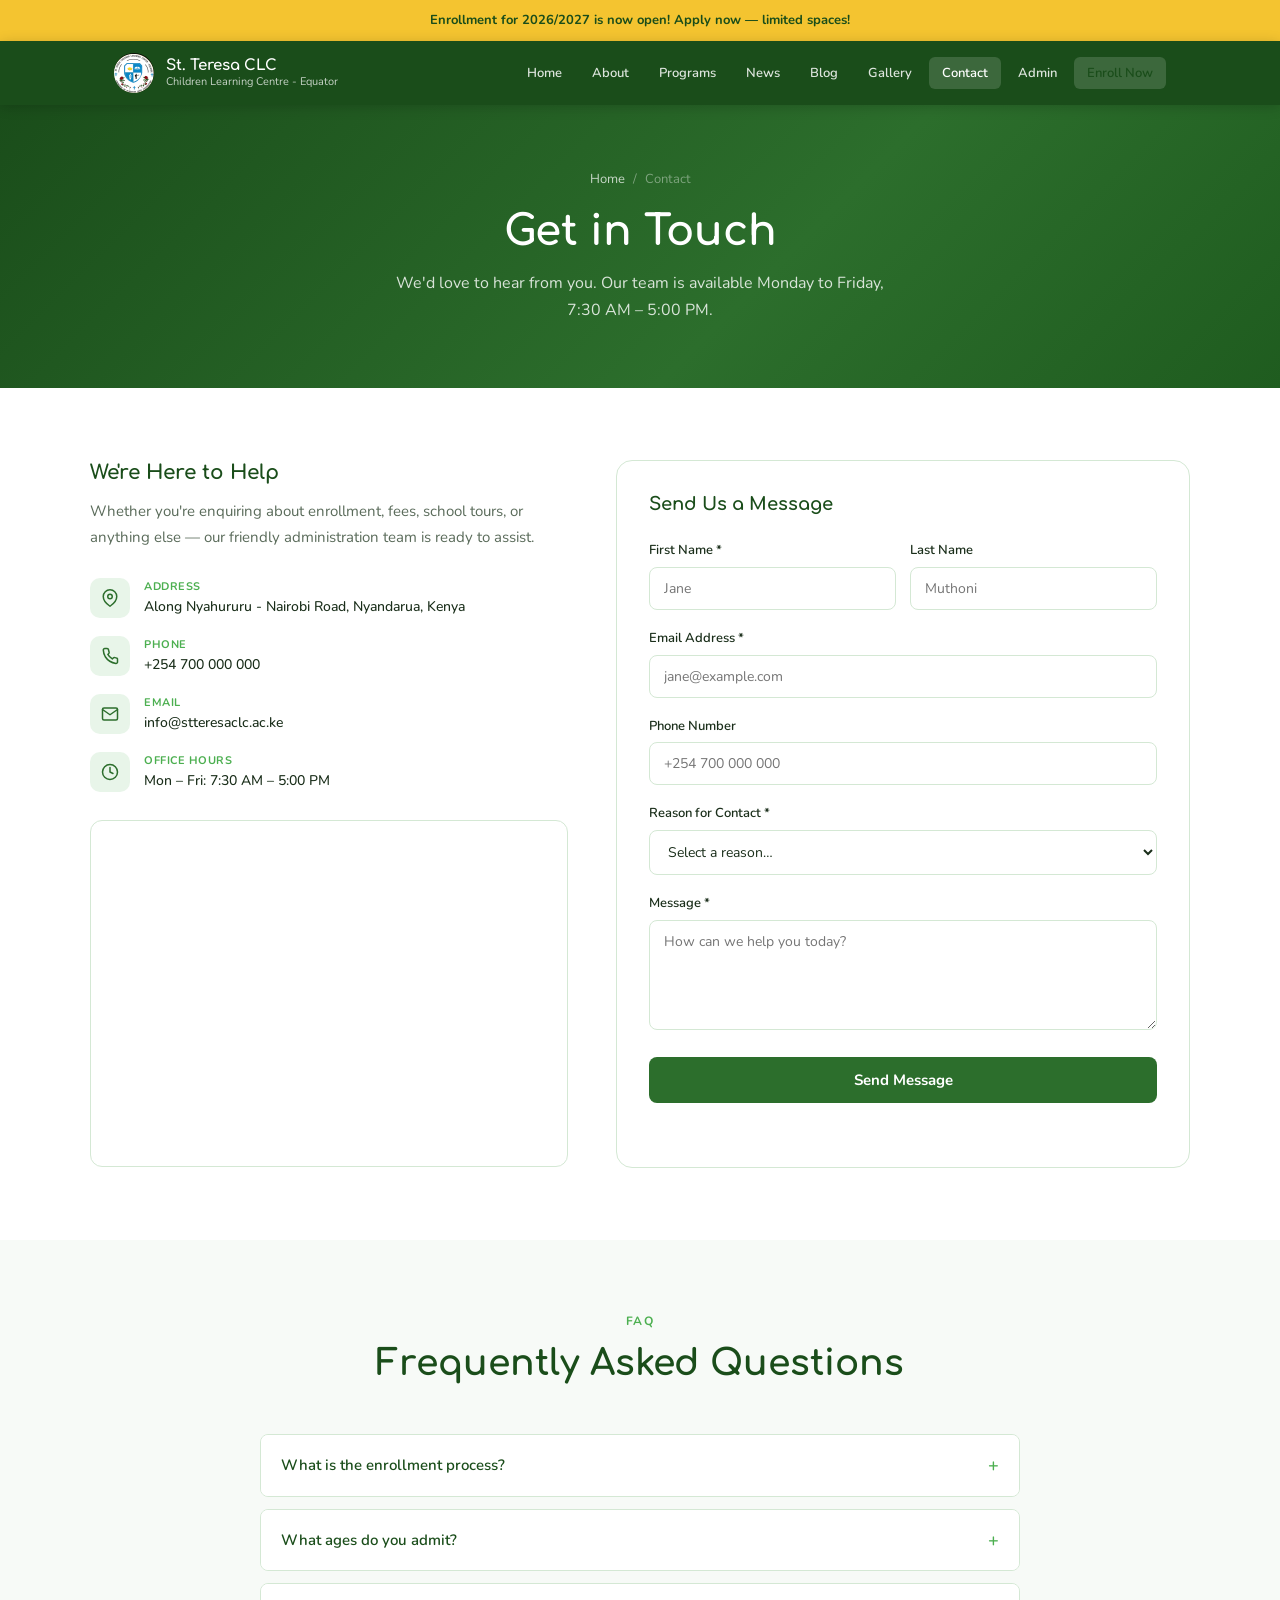
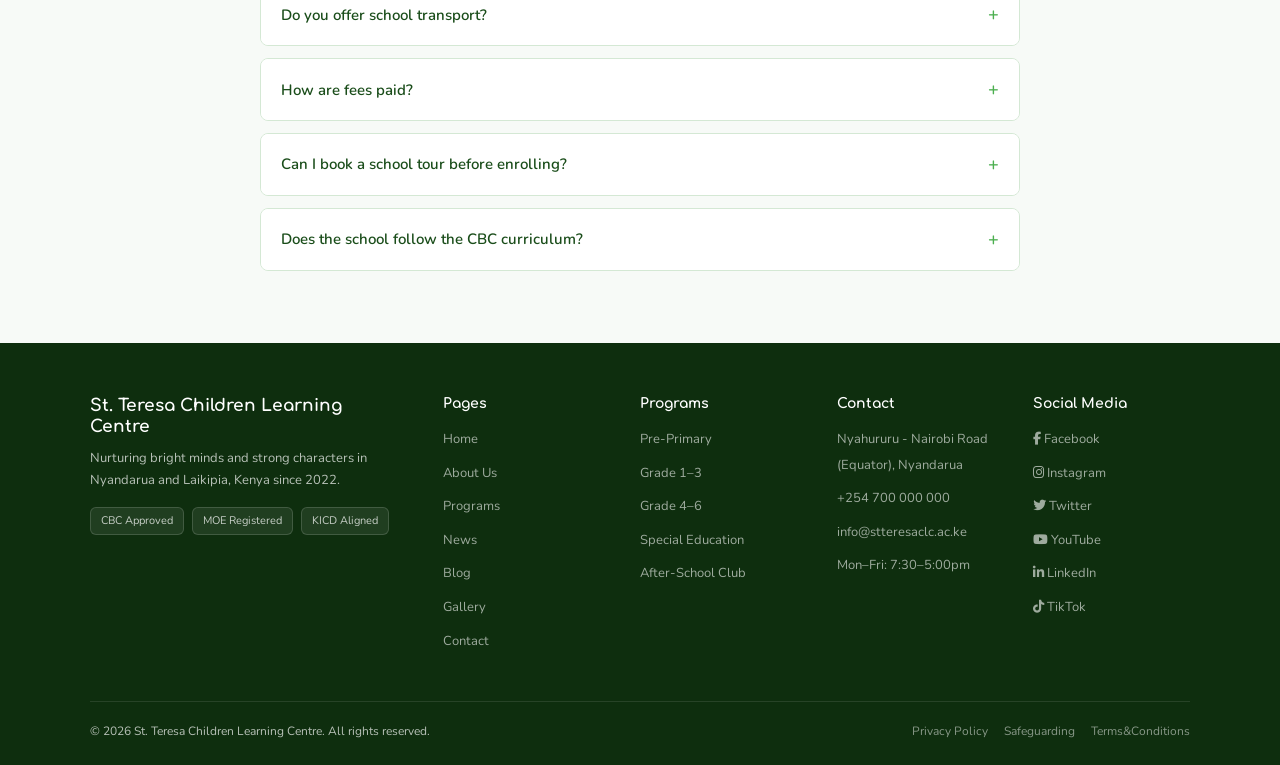
<file: contact.html>
<!DOCTYPE html>
<html lang="en">
<head>
  <meta charset="UTF-8"/><meta name="viewport" content="width=device-width,initial-scale=1"/>
  <title>Contact Us — St. Teresa CLC</title>
  <link rel="icon" href="favicon2.png" type="image/x-icon"/>
  <link href="https://fonts.googleapis.com/css2?family=Comfortaa:wght@400;600;700&family=Nunito:wght@400;500;600;700&display=swap" rel="stylesheet"/>
  <link rel="stylesheet" href="style.css"/><link rel="stylesheet" href="inner.css"/>
  <link rel="stylesheet" href="https://cdnjs.cloudflare.com/ajax/libs/font-awesome/6.5.1/css/all.min.css">
</head>
<body>
<div class="notice">Enrollment for 2026/2027 is now open! Apply now — limited spaces!</div>
<nav><div class="nav-inner"><a href="index.html" class="nav-brand"><div ><img class="nav-logo"src="favicon.png" alt="Logo"></div><div class="nav-title">St. Teresa CLC <span>Children Learning Centre - Equator</span></div></a><ul class="nav-links"><li><a href="index.html">Home</a></li><li><a href="about.html">About</a></li><li><a href="programs.html">Programs</a></li><li><a href="news.html">News</a></li><li><a href="blog.html">Blog</a></li><li><a href="gallery.html">Gallery</a></li><li><a href="contact.html" class="active">Contact</a></li><li><a href="login.html" target="_blank">Admin</a></li><li><a href="contact.html" class="cta">Enroll Now</a></li></ul><button class="nav-toggle" id="navToggle">&#9776;</button></div><ul class="nav-mobile" id="navMobile"><li><a href="index.html">Home</a></li><li><a href="about.html">About</a></li><li><a href="programs.html">Programs</a></li><li><a href="news.html">News</a></li><li><a href="blog.html">Blog</a></li><li><a href="gallery.html">Gallery</a></li><li><a href="contact.html">Contact</a></li><li><a href="contact.html">Enroll Now</a></li></ul></nav>

<div class="page-hero"><div class="breadcrumb"><a href="index.html">Home</a><span>/</span><span>Contact</span></div><h1>Get in Touch</h1><p>We'd love to hear from you. Our team is available Monday to Friday, 7:30 AM – 5:00 PM.</p></div>

<section class="section bg-white"><div class="container">
  <div class="contact-layout-full">
    <div class="contact-info">
      <h3>We're Here to Help</h3>
      <p>Whether you're enquiring about enrollment, fees, school tours, or anything else — our friendly administration team is ready to assist.</p>
      <div class="contact-details">
        <div class="contact-detail"><div class="contact-detail-icon"><svg viewBox="0 0 24 24"><path d="M21 10c0 7-9 13-9 13s-9-6-9-13a9 9 0 0 1 18 0z"/><circle cx="12" cy="10" r="3"/></svg></div><div class="contact-detail-text"><div class="label">Address</div><div class="value">Along Nyahururu - Nairobi Road, Nyandarua, Kenya</div></div></div>
        <div class="contact-detail"><div class="contact-detail-icon"><svg viewBox="0 0 24 24"><path d="M22 16.92v3a2 2 0 0 1-2.18 2A19.79 19.79 0 0 1 11.69 19a19.5 19.5 0 0 1-6-6A19.79 19.79 0 0 1 3.09 4.17 2 2 0 0 1 5.07 2h3a2 2 0 0 1 2 1.72c.127.96.362 1.902.7 2.81a2 2 0 0 1-.45 2.11L9.09 9.91a16 16 0 0 0 6 6l1.27-1.27a2 2 0 0 1 2.11-.45c.908.338 1.85.573 2.81.7A2 2 0 0 1 22 16.92z"/></svg></div><div class="contact-detail-text"><div class="label">Phone</div><div class="value">+254 700 000 000</div></div></div>
        <div class="contact-detail"><div class="contact-detail-icon"><svg viewBox="0 0 24 24"><path d="M4 4h16c1.1 0 2 .9 2 2v12c0 1.1-.9 2-2 2H4c-1.1 0-2-.9-2-2V6c0-1.1.9-2 2-2z"/><polyline points="22,6 12,13 2,6"/></svg></div><div class="contact-detail-text"><div class="label">Email</div><div class="value">info@stteresaclc.ac.ke</div></div></div>
        <div class="contact-detail"><div class="contact-detail-icon"><svg viewBox="0 0 24 24"><circle cx="12" cy="12" r="10"/><polyline points="12 6 12 12 16 14"/></svg></div><div class="contact-detail-text"><div class="label">Office Hours</div><div class="value">Mon – Fri: 7:30 AM – 5:00 PM</div></div></div>
      </div>
      <div class="map-container">
        <iframe src="https://www.google.com/maps/embed?pb=!1m18!1m12!1m3!1d3989.8183143752644!2d36.36179097567106!3d-0.0031337999968318385!2m3!1f0!2f0!3f0!3m2!1i1024!2i768!4f13.1!3m3!1m2!1s0x1829d9000c196825%3A0xac76d114273e423a!2sSt.%20Teresa%20Children%20Learning%20Centre%20-%20Equator!5e0!3m2!1sen!2ske!4v1775606234574!5m2!1sen!2ske" width="100%" height="345" style="border:0;display:block" allowfullscreen="" loading="lazy"></iframe>
      </div>
    </div>

    <div class="contact-form-card">
      <h3>Send Us a Message</h3>
      <form id="contactForm" action="https://formspree.io/f/your-form-id" method="POST">
        <div class="form-row">
          <div class="form-group"><label for="fname">First Name *</label><input type="text" id="fname" name="fname" placeholder="Jane" required/></div>
          <div class="form-group"><label for="lname">Last Name</label><input type="text" id="lname" name="lname" placeholder="Muthoni"/></div>
        </div>
        <div class="form-group"><label for="email">Email Address *</label><input type="email" id="email" name="email" placeholder="jane@example.com" required/></div>
        <div class="form-group"><label for="phone">Phone Number</label><input type="tel" id="phone" name="phone" placeholder="+254 700 000 000"/></div>
        <div class="form-group"><label for="reason">Reason for Contact *</label>
          <select id="reason" name="reason" required>
            <option value="">Select a reason…</option>
            <option>Admission Enquiry</option>
            <option>School Tour Request</option>
            <option>Fee Structure</option>
            <option>Special Education Enquiry</option>
            <option>After-School Club</option>
            <option>General Question</option>
          </select>
        </div>
        <div class="form-group"><label for="message">Message *</label><textarea id="message" name="message" placeholder="How can we help you today?" required></textarea></div>
        <button type="submit" class="btn-submit">Send Message</button>
        <p id="formMsg"></p>
      </form>
    </div>
  </div>
</div></section>

<!-- FAQ -->
<section class="section bg-gray"><div class="container" style="max-width:760px">
  <div class="section-header-center"><div class="section-label">FAQ</div><h2 class="section-title">Frequently Asked Questions</h2></div>
  <div class="faq-list">
    <div class="faq-item"><div class="faq-q" onclick="toggleFaq(this)">What is the enrollment process? <span class="arrow">+</span></div><div class="faq-a">To enroll, fill in the contact form above or visit our administration office to collect an application form. You will need to submit the completed form, a copy of the child's birth certificate, last school report (if applicable), and a passport photo. An interview may be arranged.</div></div>
    <div class="faq-item"><div class="faq-q" onclick="toggleFaq(this)">What ages do you admit? <span class="arrow">+</span></div><div class="faq-a">We admit children from age 3 (PP1) through to age 12 (Grade 6). Our Special Education programme supports learners of all ages within this range. Contact us to discuss your child's specific needs.</div></div>
    <div class="faq-item"><div class="faq-q" onclick="toggleFaq(this)">Do you offer school transport? <span class="arrow">+</span></div><div class="faq-a">Yes, we have enough  buses covering several Nyandarua and Laikipia estates. Routes and fees vary by location. Please contact the school office for current routes and availability in your area.</div></div>
    <div class="faq-item"><div class="faq-q" onclick="toggleFaq(this)">How are fees paid? <span class="arrow">+</span></div><div class="faq-a">Fees are payable at the beginning of each term via M-Pesa, bank transfer, or cheque. We offer payment plans for families who need them — please speak with our Finance Office. A sibling discount of 10% applies from the second child enrolled.</div></div>
    <div class="faq-item"><div class="faq-q" onclick="toggleFaq(this)">Can I book a school tour before enrolling? <span class="arrow">+</span></div><div class="faq-a">Absolutely — we encourage it! Tours run every Tuesday and Thursday at 9:00 AM and 2:00 PM. Fill in the contact form above, select "School Tour Request", and our team will confirm your booking within 24 hours.</div></div>
    <div class="faq-item"><div class="faq-q" onclick="toggleFaq(this)">Does the school follow the CBC curriculum? <span class="arrow">+</span></div><div class="faq-a">Yes. St. Teresa CLC is fully CBC-compliant and KICD-aligned. Our teachers are trained and certified in the Competency-Based Curriculum, and all assessments follow the MOE-approved framework. We also incorporate project-based learning and co-curricular activities.</div></div>
  </div>
</div></section>

<footer>
  <div class="footer-grid">
    <div class="footer-brand"><h3>St. Teresa Children Learning Centre</h3><p>Nurturing bright minds and strong characters in Nyandarua and Laikipia, Kenya since 2022.</p><div class="accred-badges"><span class="acc-badge">CBC Approved</span><span class="acc-badge">MOE Registered</span><span class="acc-badge">KICD Aligned</span></div></div>
    <div class="footer-col"><h4>Pages</h4><ul><li><a href="index.html">Home</a></li><li><a href="about.html">About Us</a></li><li><a href="programs.html">Programs</a></li><li><a href="news.html">News</a></li><li><a href="blog.html">Blog</a></li><li><a href="gallery.html">Gallery</a></li><li><a href="contact.html">Contact</a></li></ul></div>
    <div class="footer-col"><h4>Programs</h4><ul><li><a href="programs.html">Pre-Primary</a></li><li><a href="programs.html">Grade 1–3</a></li><li><a href="programs.html">Grade 4–6</a></li><li><a href="programs.html">Special Education</a></li><li><a href="programs.html">After-School Club</a></li></ul></div>
    <div class="footer-col"><h4>Contact</h4><ul><li><a href="#">Nyahururu - Nairobi Road (Equator), Nyandarua</a></li><li><a href="tel:+254700000000">+254 700 000 000</a></li><li><a href="mailto:info@stteresaclc.ac.ke">info@stteresaclc.ac.ke</a></li><li><a href="#">Mon–Fri: 7:30–5:00pm</a></li></ul></div>
    <div class="footer-col">
      <div class="social-icons"><h4>Social Media</h4>
        <ul>
          <li><a href="https://www.facebook.com/" rel="noopener noreferrer" target="_blank" aria-label="Facebook"><i class="fab fa-facebook-f"></i> Facebook</a></li>
          <li><a href="https://www.instagram.com/" rel="noopener noreferrer" target="_blank" aria-label="Instagram"><i class="fab fa-instagram"></i> Instagram</a></li>
          <li><a href="https://twitter.com/" rel="noopener noreferrer" target="_blank" aria-label="Twitter"><i class="fab fa-twitter"></i> Twitter</a></li>
          <li><a href="https://www.youtube.com/" rel="noopener noreferrer" target="_blank" aria-label="YouTube"><i class="fab fa-youtube"></i> YouTube</a></li>
          <li><a href="https://www.linkedin.com/" rel="noopener noreferrer" target="_blank" aria-label="LinkedIn"><i class="fab fa-linkedin-in"></i> LinkedIn</a></li>
          <li><a href="https://www.tiktok.com/" rel="noopener noreferrer" target="_blank" aria-label="TikTok"><i class="fab fa-tiktok"></i> TikTok</a></li>
        </ul>
      </div>
    </div>
  </div>
  <div class="footer-bottom"><span>&copy; 2026 St. Teresa Children Learning Centre. All rights reserved.</span><div class="footer-bottom-links"><a href="privacy.html" class="footer-bottom-links">Privacy Policy</a><a href="safeguarding.html">Safeguarding</a><a href="terms.html">Terms&Conditions</a></div></div>
</footer>
<script src="script.js"></script>
<script>
  function toggleFaq(el){
    el.classList.toggle('open');
    var ans=el.nextElementSibling;
    ans.classList.toggle('open');
  }
</script>
</body></html>
</file>
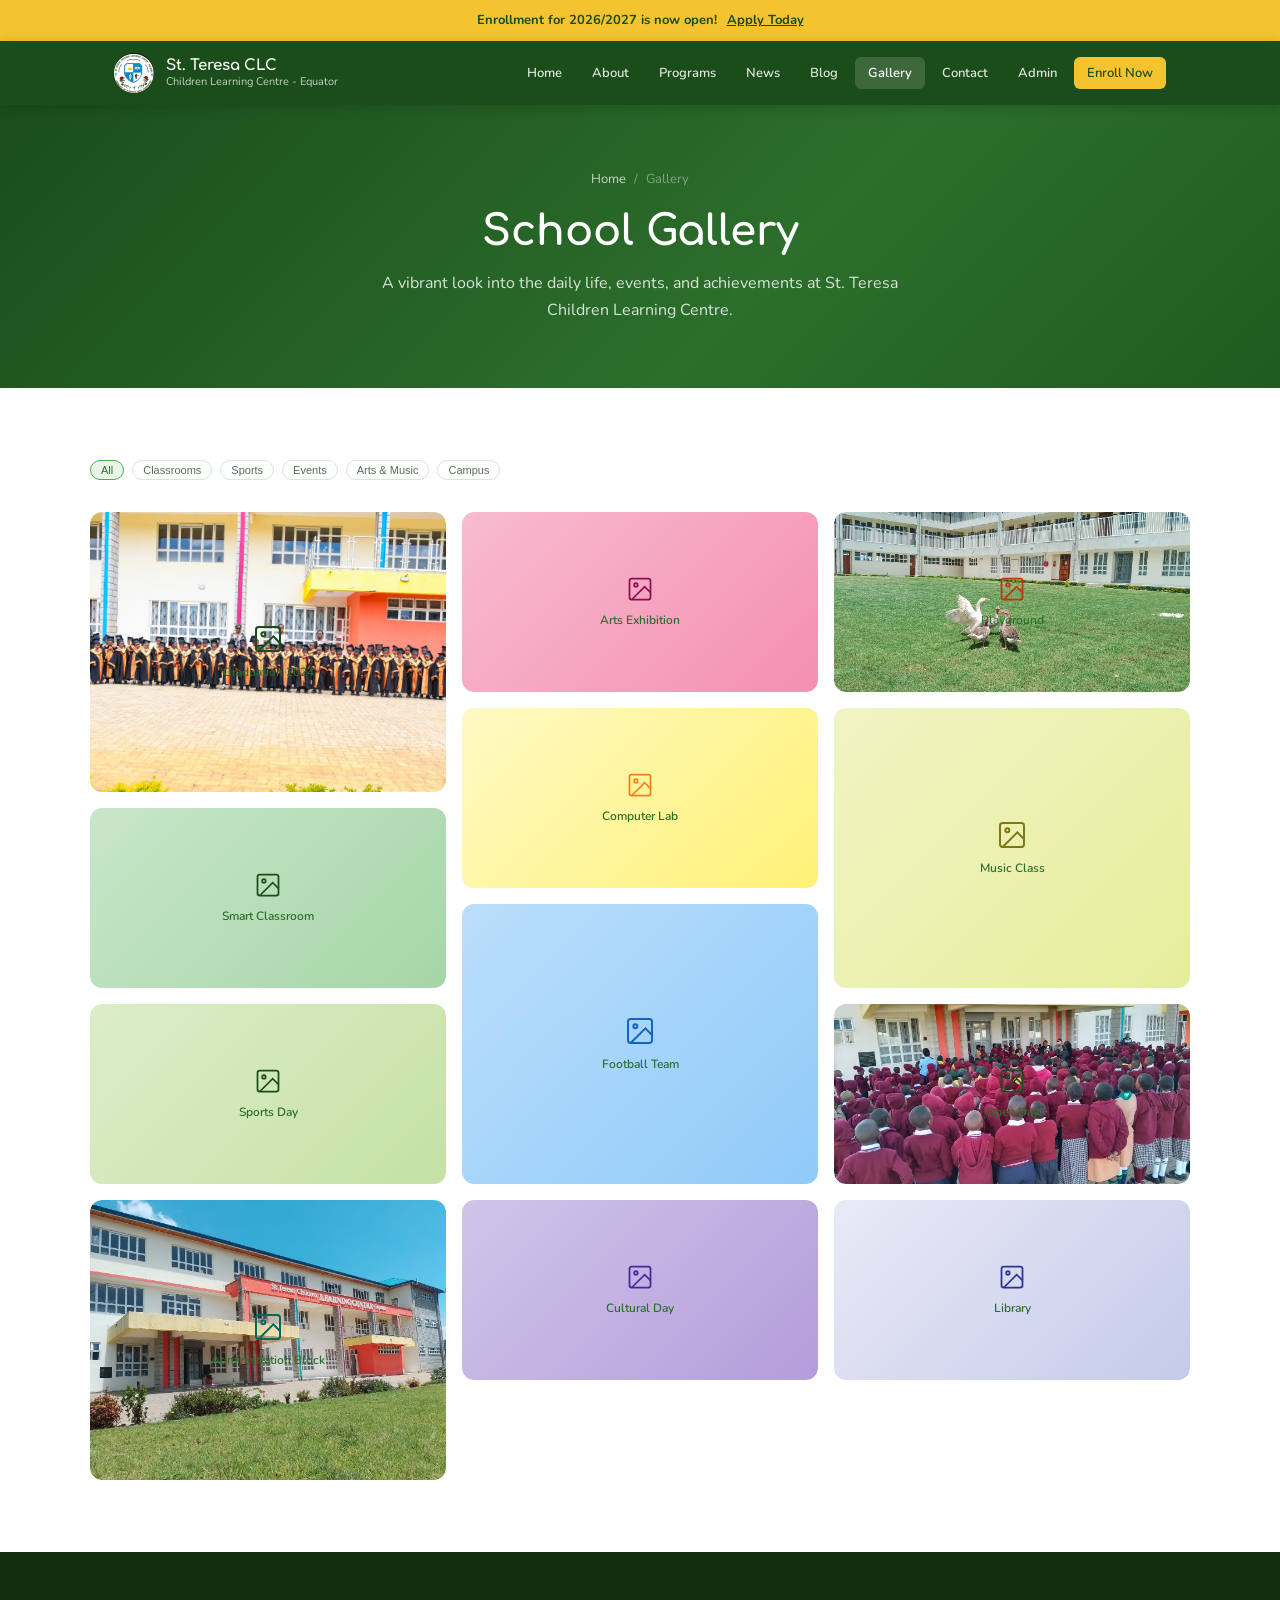
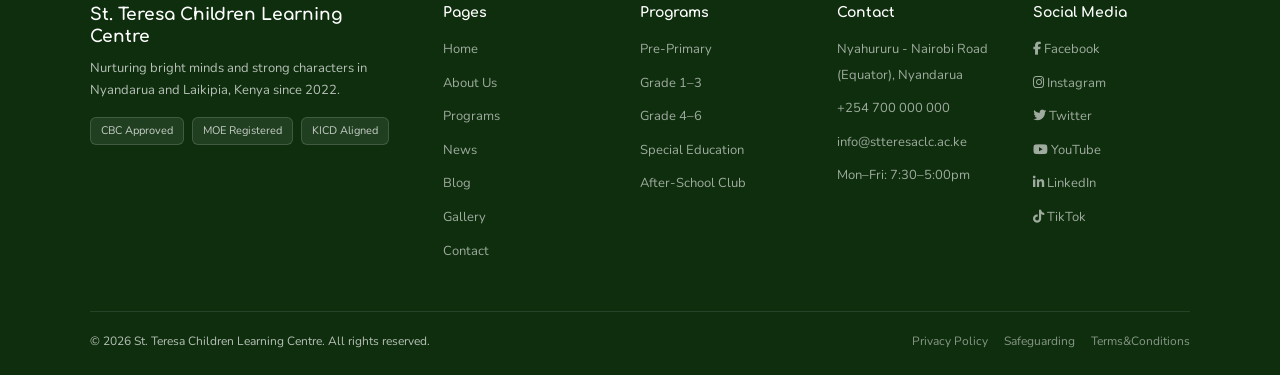
<file: gallery.html>
<!DOCTYPE html>
<html lang="en">
<head>
  <meta charset="UTF-8"/><meta name="viewport" content="width=device-width,initial-scale=1"/>
  <title>Gallery — St. Teresa CLC</title>
  <link rel="icon" href="favicon2.png" type="image/x-icon"/>
  <link href="https://fonts.googleapis.com/css2?family=Comfortaa:wght@400;600;700&family=Nunito:wght@400;500;600;700&display=swap" rel="stylesheet"/>
  <link rel="stylesheet" href="style.css"/><link rel="stylesheet" href="inner.css"/>
  <link rel="stylesheet" href="https://cdnjs.cloudflare.com/ajax/libs/font-awesome/6.5.1/css/all.min.css">
</head>
<body>
<div class="notice">Enrollment for 2026/2027 is now open! <a href="contact.html">Apply Today</a></div>
<nav><div class="nav-inner"><a href="index.html" class="nav-brand"><div ><img class="nav-logo"src="favicon.png" alt="Logo"></div><div class="nav-title">St. Teresa CLC <span>Children Learning Centre - Equator</span></div></a><ul class="nav-links"><li><a href="index.html">Home</a></li><li><a href="about.html">About</a></li><li><a href="programs.html">Programs</a></li><li><a href="news.html">News</a></li><li><a href="blog.html">Blog</a></li><li><a href="gallery.html" class="active">Gallery</a></li><li><a href="contact.html">Contact</a></li><li><a href="login.html" target="_blank">Admin</a></li><li><a href="contact.html" class="cta">Enroll Now</a></li></ul><button class="nav-toggle" id="navToggle">&#9776;</button></div><ul class="nav-mobile" id="navMobile"><li><a href="index.html">Home</a></li><li><a href="about.html">About</a></li><li><a href="programs.html">Programs</a></li><li><a href="news.html">News</a></li><li><a href="blog.html">Blog</a></li><li><a href="gallery.html">Gallery</a></li><li><a href="contact.html">Contact</a></li><li><a href="contact.html">Enroll Now</a></li></ul></nav>

<div class="page-hero"><div class="breadcrumb"><a href="index.html">Home</a><span>/</span><span>Gallery</span></div><h1>School Gallery</h1><p>A vibrant look into the daily life, events, and achievements at St. Teresa Children Learning Centre.</p></div>

<section class="section bg-white"><div class="container">
  <div class="gallery-filter" id="galleryFilter">
    <button class="tag-outline active" data-cat="all">All</button>
    <button class="tag-outline" data-cat="classroom">Classrooms</button>
    <button class="tag-outline" data-cat="sports">Sports</button>
    <button class="tag-outline" data-cat="events">Events</button>
    <button class="tag-outline" data-cat="arts">Arts &amp; Music</button>
    <button class="tag-outline" data-cat="campus">Campus</button>
  </div>
  <div class="gallery-masonry" id="galleryGrid">
    <div class="gallery-masonry-item" data-cat="events"><div class="gal-placeholder tall" style="background:url(graduation.jpg); background-size: cover; background-position: center; background-repeat: no-repeat;"><svg viewBox="0 0 24 24" style="width:32px;height:32px;stroke:var(--green-dark);fill:none;stroke-width:1.5"><rect x="3" y="3" width="18" height="18" rx="2"/><circle cx="8.5" cy="8.5" r="1.5"/><polyline points="21 15 16 10 5 21"/></svg>Graduation 2024</div><div class="gal-overlay"><div class="gal-overlay-text">Graduation Ceremony 2024</div></div></div>
    <div class="gallery-masonry-item" data-cat="classroom"><div class="gal-placeholder" style="background:linear-gradient(135deg,#c8e6c9,#a5d6a7)"><svg viewBox="0 0 24 24" style="width:28px;height:28px;stroke:var(--green-dark);fill:none;stroke-width:1.5"><rect x="3" y="3" width="18" height="18" rx="2"/><circle cx="8.5" cy="8.5" r="1.5"/><polyline points="21 15 16 10 5 21"/></svg>Smart Classroom</div><div class="gal-overlay"><div class="gal-overlay-text">Smart Classroom</div></div></div>
    <div class="gallery-masonry-item" data-cat="sports"><div class="gal-placeholder" style="background:linear-gradient(135deg,#dcedc8,#c5e1a5)"><svg viewBox="0 0 24 24" style="width:28px;height:28px;stroke:var(--green-dark);fill:none;stroke-width:1.5"><rect x="3" y="3" width="18" height="18" rx="2"/><circle cx="8.5" cy="8.5" r="1.5"/><polyline points="21 15 16 10 5 21"/></svg>Sports Day</div><div class="gal-overlay"><div class="gal-overlay-text">Sports Day 2025</div></div></div>
    <div class="gallery-masonry-item" data-cat="campus"><div class="gal-placeholder tall" style="background:url(administration.jpg); background-size: cover; background-position: center; background-repeat: no-repeat;"><svg viewBox="0 0 24 24" style="width:32px;height:32px;stroke:#00695c;fill:none;stroke-width:1.5"><rect x="3" y="3" width="18" height="18" rx="2"/><circle cx="8.5" cy="8.5" r="1.5"/><polyline points="21 15 16 10 5 21"/></svg>Administration Block</div><div class="gal-overlay"><div class="gal-overlay-text">Administration Block</div></div></div>
    <div class="gallery-masonry-item" data-cat="arts"><div class="gal-placeholder" style="background:linear-gradient(135deg,#f8bbd0,#f48fb1)"><svg viewBox="0 0 24 24" style="width:28px;height:28px;stroke:#880e4f;fill:none;stroke-width:1.5"><rect x="3" y="3" width="18" height="18" rx="2"/><circle cx="8.5" cy="8.5" r="1.5"/><polyline points="21 15 16 10 5 21"/></svg>Arts Exhibition</div><div class="gal-overlay"><div class="gal-overlay-text">Annual Arts Exhibition</div></div></div>
    <div class="gallery-masonry-item" data-cat="classroom"><div class="gal-placeholder" style="background:linear-gradient(135deg,#fff9c4,#fff176)"><svg viewBox="0 0 24 24" style="width:28px;height:28px;stroke:#f57f17;fill:none;stroke-width:1.5"><rect x="3" y="3" width="18" height="18" rx="2"/><circle cx="8.5" cy="8.5" r="1.5"/><polyline points="21 15 16 10 5 21"/></svg>Computer Lab</div><div class="gal-overlay"><div class="gal-overlay-text">Computer Lab</div></div></div>
    <div class="gallery-masonry-item" data-cat="sports"><div class="gal-placeholder tall" style="background:linear-gradient(135deg,#bbdefb,#90caf9)"><svg viewBox="0 0 24 24" style="width:32px;height:32px;stroke:#1565c0;fill:none;stroke-width:1.5"><rect x="3" y="3" width="18" height="18" rx="2"/><circle cx="8.5" cy="8.5" r="1.5"/><polyline points="21 15 16 10 5 21"/></svg>Football Team</div><div class="gal-overlay"><div class="gal-overlay-text">Regional Football Champions 2024</div></div></div>
    <div class="gallery-masonry-item" data-cat="events"><div class="gal-placeholder" style="background:linear-gradient(135deg,#d1c4e9,#b39ddb)"><svg viewBox="0 0 24 24" style="width:28px;height:28px;stroke:#4527a0;fill:none;stroke-width:1.5"><rect x="3" y="3" width="18" height="18" rx="2"/><circle cx="8.5" cy="8.5" r="1.5"/><polyline points="21 15 16 10 5 21"/></svg>Cultural Day</div><div class="gal-overlay"><div class="gal-overlay-text">Cultural Day Celebrations</div></div></div>
    <div class="gallery-masonry-item" data-cat="campus"><div class="gal-placeholder" style="background:url(playground.jpg); background-size: cover; background-position: center; background-repeat: no-repeat;"><svg viewBox="0 0 24 24" style="width:28px;height:28px;stroke:#bf360c;fill:none;stroke-width:1.5"><rect x="3" y="3" width="18" height="18" rx="2"/><circle cx="8.5" cy="8.5" r="1.5"/><polyline points="21 15 16 10 5 21"/></svg>Playground</div><div class="gal-overlay"><div class="gal-overlay-text">Our Playground</div></div></div>
    <div class="gallery-masonry-item" data-cat="arts"><div class="gal-placeholder tall" style="background:linear-gradient(135deg,#f0f4c3,#e6ee9c)"><svg viewBox="0 0 24 24" style="width:32px;height:32px;stroke:#827717;fill:none;stroke-width:1.5"><rect x="3" y="3" width="18" height="18" rx="2"/><circle cx="8.5" cy="8.5" r="1.5"/><polyline points="21 15 16 10 5 21"/></svg>Music Class</div><div class="gal-overlay"><div class="gal-overlay-text">Music &amp; Performing Arts</div></div></div>
    <div class="gallery-masonry-item" data-cat="events"><div class="gal-placeholder" style="background:url(pupils.jpg); background-size: cover; background-position: center; background-repeat: no-repeat;"><svg viewBox="0 0 24 24" style="width:28px;height:28px;stroke:var(--green-dark);fill:none;stroke-width:1.5"><rect x="3" y="3" width="18" height="18" rx="2"/><circle cx="8.5" cy="8.5" r="1.5"/><polyline points="21 15 16 10 5 21"/></svg>Open Day</div><div class="gal-overlay"><div class="gal-overlay-text">Parents' Open Day 2024</div></div></div>
    <div class="gallery-masonry-item" data-cat="classroom"><div class="gal-placeholder" style="background:linear-gradient(135deg,#e8eaf6,#c5cae9)"><svg viewBox="0 0 24 24" style="width:28px;height:28px;stroke:#283593;fill:none;stroke-width:1.5"><rect x="3" y="3" width="18" height="18" rx="2"/><circle cx="8.5" cy="8.5" r="1.5"/><polyline points="21 15 16 10 5 21"/></svg>Library</div><div class="gal-overlay"><div class="gal-overlay-text">School Library</div></div></div>
  </div>
</div></section>

<footer>
  <div class="footer-grid">
    <div class="footer-brand"><h3>St. Teresa Children Learning Centre</h3><p>Nurturing bright minds and strong characters in Nyandarua and Laikipia, Kenya since 2022.</p><div class="accred-badges"><span class="acc-badge">CBC Approved</span><span class="acc-badge">MOE Registered</span><span class="acc-badge">KICD Aligned</span></div></div>
    <div class="footer-col"><h4>Pages</h4><ul><li><a href="index.html">Home</a></li><li><a href="about.html">About Us</a></li><li><a href="programs.html">Programs</a></li><li><a href="news.html">News</a></li><li><a href="blog.html">Blog</a></li><li><a href="gallery.html">Gallery</a></li><li><a href="contact.html">Contact</a></li></ul></div>
    <div class="footer-col"><h4>Programs</h4><ul><li><a href="programs.html">Pre-Primary</a></li><li><a href="programs.html">Grade 1–3</a></li><li><a href="programs.html">Grade 4–6</a></li><li><a href="programs.html">Special Education</a></li><li><a href="programs.html">After-School Club</a></li></ul></div>
    <div class="footer-col"><h4>Contact</h4><ul><li><a href="#">Nyahururu - Nairobi Road (Equator), Nyandarua</a></li><li><a href="tel:+254700000000">+254 700 000 000</a></li><li><a href="mailto:info@stteresaclc.ac.ke">info@stteresaclc.ac.ke</a></li><li><a href="#">Mon–Fri: 7:30–5:00pm</a></li></ul></div>
    <div class="footer-col">
      <div class="social-icons"><h4>Social Media</h4>
        <ul>
          <li><a href="https://www.facebook.com/" rel="noopener noreferrer" target="_blank" aria-label="Facebook"><i class="fab fa-facebook-f"></i> Facebook</a></li>
          <li><a href="https://www.instagram.com/" rel="noopener noreferrer" target="_blank" aria-label="Instagram"><i class="fab fa-instagram"></i> Instagram</a></li>
          <li><a href="https://twitter.com/" rel="noopener noreferrer" target="_blank" aria-label="Twitter"><i class="fab fa-twitter"></i> Twitter</a></li>
          <li><a href="https://www.youtube.com/" rel="noopener noreferrer" target="_blank" aria-label="YouTube"><i class="fab fa-youtube"></i> YouTube</a></li>
          <li><a href="https://www.linkedin.com/" rel="noopener noreferrer" target="_blank" aria-label="LinkedIn"><i class="fab fa-linkedin-in"></i> LinkedIn</a></li>
          <li><a href="https://www.tiktok.com/" rel="noopener noreferrer" target="_blank" aria-label="TikTok"><i class="fab fa-tiktok"></i> TikTok</a></li>
        </ul>
      </div>
    </div>
  </div>
  <div class="footer-bottom"><span>&copy; 2026 St. Teresa Children Learning Centre. All rights reserved.</span><div class="footer-bottom-links"><a href="privacy.html" class="footer-bottom-links">Privacy Policy</a><a href="safeguarding.html">Safeguarding</a><a href="terms.html">Terms&Conditions</a></div></div>
</footer>

<script src="script.js"></script>
<script>
  document.querySelectorAll('#galleryFilter .tag-outline').forEach(function(btn){
    btn.addEventListener('click',function(){
      document.querySelectorAll('#galleryFilter .tag-outline').forEach(b=>b.classList.remove('active'));
      this.classList.add('active');
      var cat=this.dataset.cat;
      document.querySelectorAll('.gallery-masonry-item').forEach(function(item){
        item.style.display=(cat==='all'||item.dataset.cat===cat)?'':'none';
      });
    });
  });
</script>
</body></html>
</file>
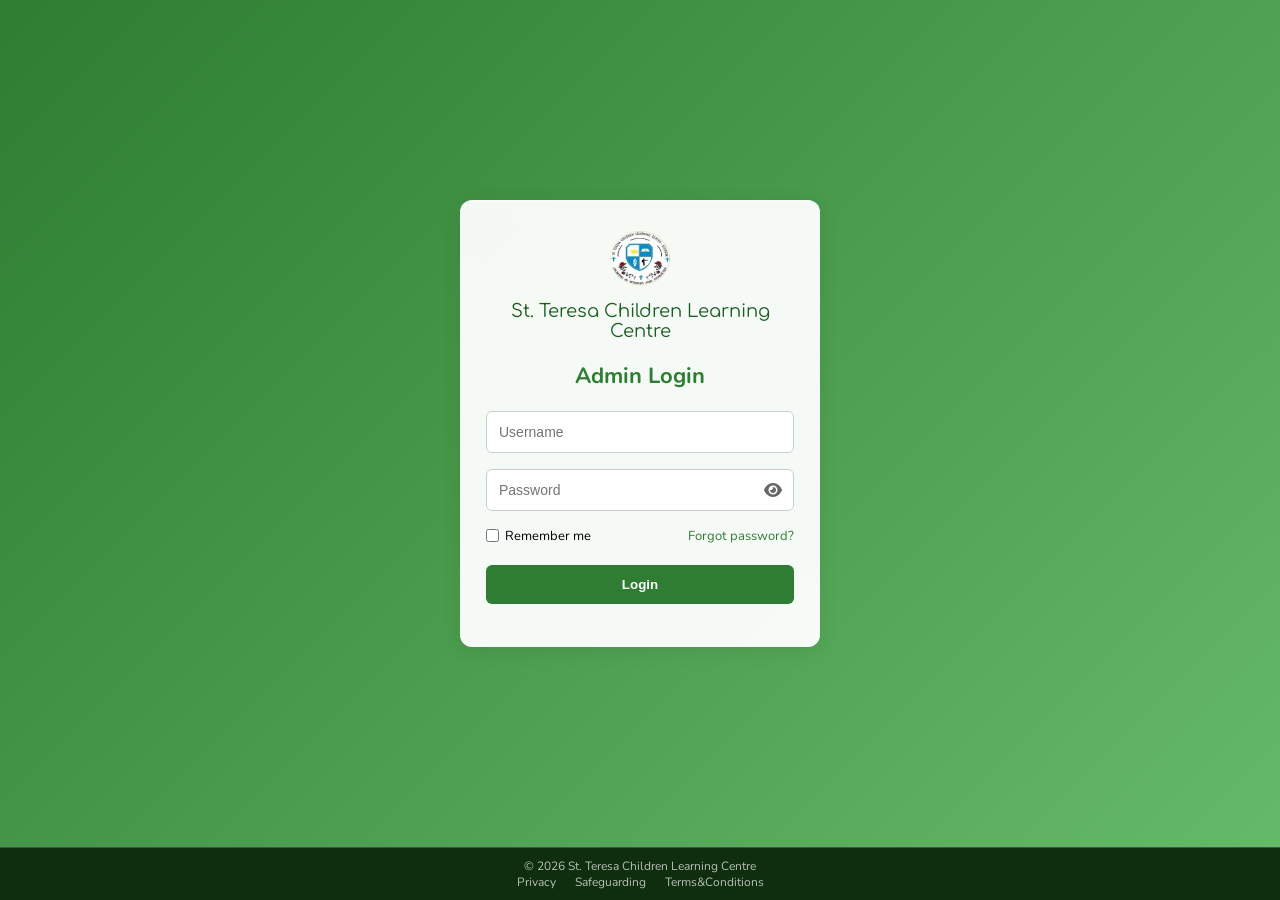
<file: login.html>
<!DOCTYPE html>
<html lang="en">
<head>
<meta charset="UTF-8"/>
<meta name="viewport" content="width=device-width, initial-scale=1"/>
<title>Admin Login - St. Teresa Children Learning Centre</title>

<link rel="icon" href="favicon2.png" type="image/x-icon"/>
<link href="https://fonts.googleapis.com/css2?family=Comfortaa:wght@600&family=Nunito&display=swap" rel="stylesheet"/>
<link rel="stylesheet" href="https://cdnjs.cloudflare.com/ajax/libs/font-awesome/6.5.1/css/all.min.css"/>

<style>
* {
  margin: 0;
  padding: 0;
  box-sizing: border-box;
}

html, body {
  height: 100%;
  font-family: 'Nunito', sans-serif;
  background: linear-gradient(135deg, #2e7d32, #66bb6a);
}

/* Layout container */
.page {
  height: 100vh;
  display: flex;
  flex-direction: column;
  justify-content: space-between;
}

/* Center area */
.main {
  flex: 1;
  display: flex;
  justify-content: center;
  align-items: center;
}

/* Login Card */
.login-card {
  width: 100%;
  max-width: 360px;
  padding: 30px 25px;
  background: rgba(255, 255, 255, 0.95);
  backdrop-filter: blur(8px);
  border-radius: 12px;
  border: 1px solid rgba(255, 255, 255, 0.4);
  box-shadow: 0 4px 20px rgba(0,0,0,0.08);
  text-align: center;
}

/* Logo */
.logo {
  width: 60px;
  margin-bottom: 10px;
}

/* School name */
.school-name {
  font-family: 'Comfortaa', cursive;
  font-size: 18px;
  color: #1b5e20;
  margin-bottom: 20px;
}

/* Title */
.login-card h2 {
  font-size: 22px;
  margin-bottom: 20px;
  color: #2e7d32;
}

/* Inputs */
.input-group {
  position: relative;
  margin-bottom: 16px;
}

.input-group input {
  width: 100%;
  padding: 12px 40px 12px 12px;
  border-radius: 6px;
  border: 1px solid #ccc;
  font-size: 14px;
}

.input-group input:focus {
  border-color: #2e7d32;
  outline: none;
  box-shadow: 0 0 5px rgba(46,125,50,0.4);
}

/* Eye icon */
.toggle-password {
  position: absolute;
  right: 12px;
  top: 50%;
  transform: translateY(-50%);
  cursor: pointer;
  color: #666;
}

/* Remember + Forgot */
.options {
  display: flex;
  justify-content: space-between;
  align-items: center;
  font-size: 13px;
  margin-bottom: 20px;
}

.options label {
  display: flex;
  align-items: center;
  gap: 6px;
}

.options input {
  margin: 0;
}

.options a {
  text-decoration: none;
  color: #2e7d32;
}

.options a:hover {
  text-decoration: underline;
}

/* Button */
button {
  width: 100%;
  padding: 12px;
  background: #2e7d32;
  border: none;
  color: #fff;
  border-radius: 6px;
  font-weight: bold;
  cursor: pointer;
}

button:hover {
  background: #1b5e20;
}

/* Error */
#error {
  margin-top: 12px;
  color: #dc3545;
  font-size: 13px;
}

/* Footer */
.footer {
  text-align: center;
  font-size: 12px;
  padding: 10px;
  background: #0e2e0e;
  color: rgba(255, 255, 255, 0.7);
  border-top: 1px solid rgba(255, 255, 255, 0.2);
}

.footer a {
  margin: 0 8px;
  color: rgba(255, 255, 255, 0.7);
  text-decoration: none;
}

.footer a:hover {
  color: #d4af37;
}

/* MOBILE PERFECT FIT */
@media (max-height: 700px) {
  .login-card {
    padding: 20px;
  }

  .school-name {
    font-size: 16px;
  }

  .login-card h2 {
    font-size: 20px;
  }
}
</style>
</head>

<body>

<div class="page">

  <!-- CENTER -->
  <div class="main">
    <div class="login-card">
      <img src="favicon2.png" class="logo" alt="logo">
      <div class="school-name">St. Teresa Children Learning Centre</div>
      <h2>Admin Login</h2>

      <form id="loginForm">
        <div class="input-group">
          <input type="text" id="username" placeholder="Username" required>
        </div>

        <div class="input-group">
          <input type="password" id="password" placeholder="Password" required>
          <i class="fa fa-eye toggle-password" id="togglePassword"></i>
        </div>

        <div class="options">
          <label>
            <input type="checkbox" id="rememberMe"> Remember me
          </label>
          <a href="#">Forgot password?</a>
        </div>

        <button type="submit">Login</button>
      </form>

      <div id="error"></div>
    </div>
  </div>

  <!-- FOOTER -->
  <div class="footer">
    © 2026 St. Teresa Children Learning Centre
    <br>
    <a href="privacy.html">Privacy</a>
    <a href="safeguarding.html">Safeguarding</a>
    <a href="terms.html">Terms&Conditions</a>
  </div>

</div>

<script>
const togglePassword = document.getElementById('togglePassword');
const password = document.getElementById('password');

togglePassword.addEventListener('click', () => {
  if(password.type === 'password'){
    password.type = 'text';
    togglePassword.classList.replace('fa-eye', 'fa-eye-slash');
  } else {
    password.type = 'password';
    togglePassword.classList.replace('fa-eye-slash', 'fa-eye');
  }
});

const form = document.getElementById('loginForm');
const error = document.getElementById('error');

form.addEventListener('submit', (e)=>{
  e.preventDefault();

  const username = document.getElementById('username').value.trim();
  const pass = password.value.trim();
  const remember = document.getElementById('rememberMe').checked;

  if(username === 'admin' && pass === 'admin123'){
    if(remember){
      localStorage.setItem('loggedIn', 'true');
    } else {
      sessionStorage.setItem('loggedIn', 'true');
    }
    window.location.href = 'admin.html';
  } else {
    error.textContent = "Invalid username or password";
  }
});
</script>

</body>
</html>
</file>
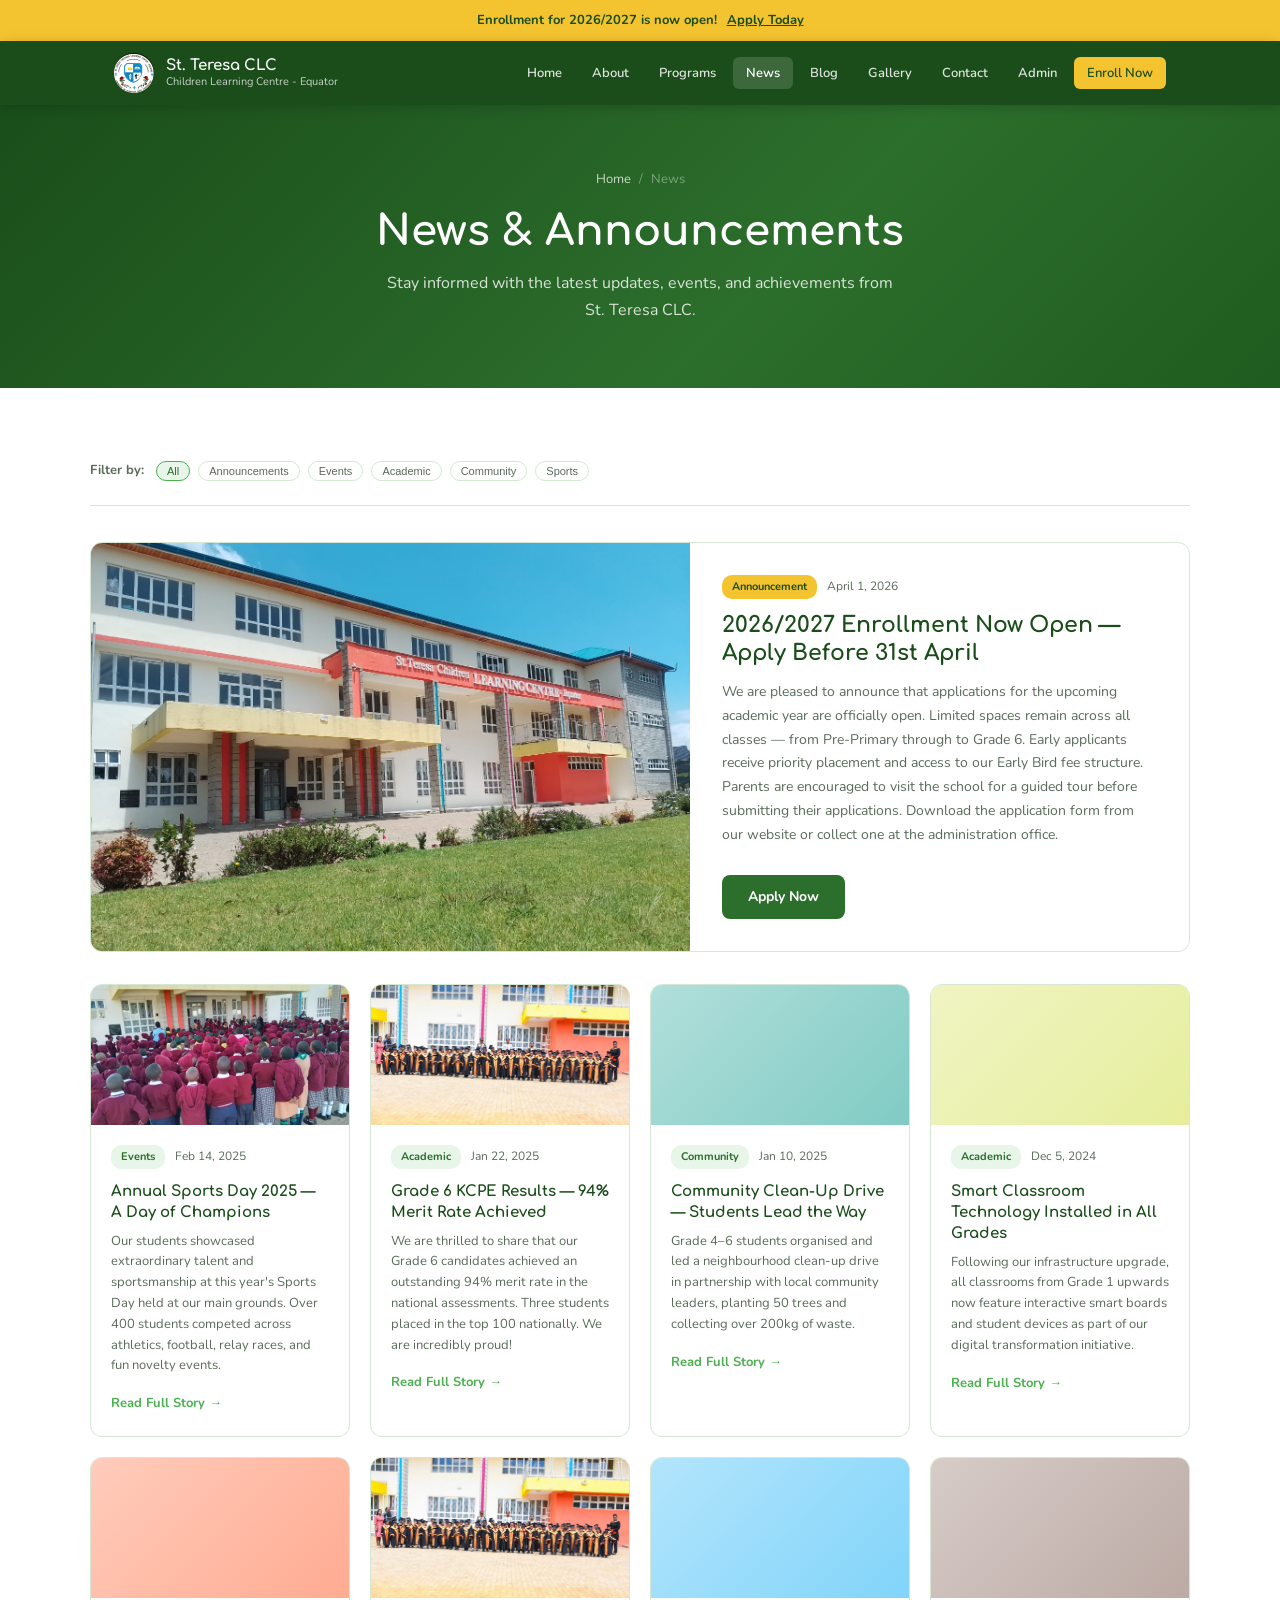
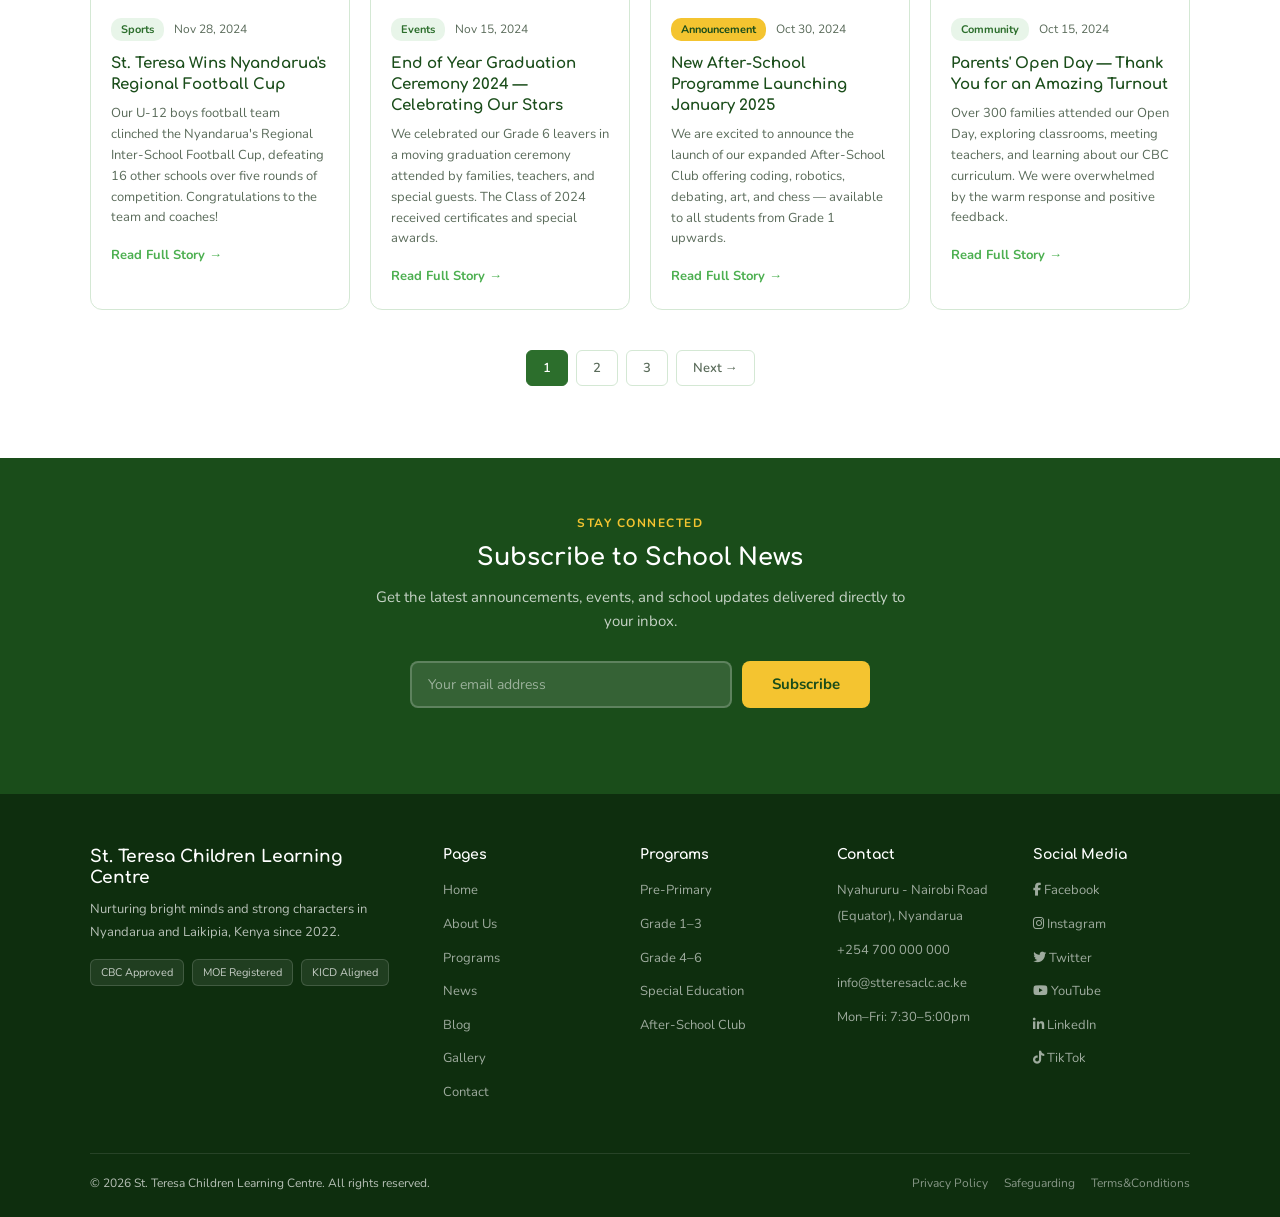
<file: news.html>
<!DOCTYPE html>
<html lang="en">
<head>
  <meta charset="UTF-8"/>
  <meta name="viewport" content="width=device-width,initial-scale=1"/>
  <title>News &amp; Announcements — St. Teresa CLC</title>
  <link rel="icon" href="favicon2.png" type="image/x-icon"/>
  <link href="https://fonts.googleapis.com/css2?family=Comfortaa:wght@400;600;700&family=Nunito:wght@400;500;600;700&display=swap" rel="stylesheet"/>
  <link rel="stylesheet" href="style.css"/>
  <link rel="stylesheet" href="inner.css"/>
  <link rel="stylesheet" href="https://cdnjs.cloudflare.com/ajax/libs/font-awesome/6.5.1/css/all.min.css">
</head>
<body>

<div class="notice">Enrollment for 2026/2027 is now open! <a href="contact.html">Apply Today</a></div>

<nav>
  <div class="nav-inner">
    <a href="index.html" class="nav-brand">
      <div ><img class="nav-logo"src="favicon.png" alt="Logo"></div>
      <div class="nav-title">St. Teresa CLC <span>Children Learning Centre - Equator</span></div>
    </a>
    <ul class="nav-links">
      <li><a href="index.html">Home</a></li>
      <li><a href="about.html">About</a></li>
      <li><a href="programs.html">Programs</a></li>
      <li><a href="news.html" class="active">News</a></li>
      <li><a href="blog.html">Blog</a></li>
      <li><a href="gallery.html">Gallery</a></li>
      <li><a href="contact.html">Contact</a></li>
      <li><a href="login.html" target="_blank">Admin</a></li>
      <li><a href="contact.html" class="cta">Enroll Now</a></li>
    </ul>
    <button class="nav-toggle" id="navToggle">&#9776;</button>
  </div>
  <ul class="nav-mobile" id="navMobile">
    <li><a href="index.html">Home</a></li><li><a href="about.html">About</a></li><li><a href="programs.html">Programs</a></li><li><a href="news.html">News</a></li><li><a href="blog.html">Blog</a></li><li><a href="gallery.html">Gallery</a></li><li><a href="contact.html">Contact</a></li><li><a href="login.html" target="_blank">Admin Login</a></li><li><a href="contact.html">Enroll Now</a></li>
  </ul>
</nav>

<div class="page-hero">
  <div class="breadcrumb"><a href="index.html">Home</a><span>/</span><span>News</span></div>
  <h1>News &amp; Announcements</h1>
  <p>Stay informed with the latest updates, events, and achievements from St. Teresa CLC.</p>
</div>

<section class="section bg-white">
  <div class="container">

    <!-- Filter bar -->
    <div class="filter-bar">
      <span class="filter-label">Filter by:</span>
      <div class="filter-tags" id="filterTags">
        <button class="tag-outline active" data-cat="all">All</button>
        <button class="tag-outline" data-cat="Announcement">Announcements</button>
        <button class="tag-outline" data-cat="Events">Events</button>
        <button class="tag-outline" data-cat="Academic">Academic</button>
        <button class="tag-outline" data-cat="Community">Community</button>
        <button class="tag-outline" data-cat="Sports">Sports</button>
      </div>
    </div>

    <!-- Featured article -->
    <div class="news-featured" id="newsContainer">

      <article class="news-article featured" data-cat="Announcement">
        <div class="article-img" style="background:url(administration.jpg); background-size: cover; background-position: center; background-repeat: no-repeat;"></div>
        <div class="article-body">
          <div class="article-meta-top">
            <span class="tag tag-gold">Announcement</span>
            <span class="article-date">April 1, 2026</span>
          </div>
          <h2>2026/2027 Enrollment Now Open — Apply Before 31st April</h2>
          <p>We are pleased to announce that applications for the upcoming academic year are officially open. Limited spaces remain across all classes — from Pre-Primary through to Grade 6. Early applicants receive priority placement and access to our Early Bird fee structure. Parents are encouraged to visit the school for a guided tour before submitting their applications. Download the application form from our website or collect one at the administration office.</p>
          <a href="contact.html" class="btn-green" style="margin-top:16px;display:inline-block">Apply Now</a>
        </div>
      </article>

      <!-- News grid -->
      <div class="news-grid">

        <article class="news-item" data-cat="Events">
          <div class="item-img" style="background:url(pupils.jpg); background-size: cover; background-position: center; background-repeat: no-repeat;"></div>
          <div class="item-body">
            <div class="article-meta-top"><span class="tag">Events</span><span class="article-date">Feb 14, 2025</span></div>
            <h3>Annual Sports Day 2025 — A Day of Champions</h3>
            <p>Our students showcased extraordinary talent and sportsmanship at this year's Sports Day held at our main grounds. Over 400 students competed across athletics, football, relay races, and fun novelty events.</p>
            <a href="#" class="read-more-link">Read Full Story →</a>
          </div>
        </article>

        <article class="news-item" data-cat="Academic">
          <div class="item-img" style="background:url(graduation.jpg); background-size: cover; background-position: center; background-repeat: no-repeat;"></div>
          <div class="item-body">
            <div class="article-meta-top"><span class="tag">Academic</span><span class="article-date">Jan 22, 2025</span></div>
            <h3>Grade 6 KCPE Results — 94% Merit Rate Achieved</h3>
            <p>We are thrilled to share that our Grade 6 candidates achieved an outstanding 94% merit rate in the national assessments. Three students placed in the top 100 nationally. We are incredibly proud!</p>
            <a href="#" class="read-more-link">Read Full Story →</a>
          </div>
        </article>

        <article class="news-item" data-cat="Community">
          <div class="item-img" style="background:linear-gradient(135deg,#b2dfdb,#80cbc4)"></div>
          <div class="item-body">
            <div class="article-meta-top"><span class="tag">Community</span><span class="article-date">Jan 10, 2025</span></div>
            <h3>Community Clean-Up Drive — Students Lead the Way</h3>
            <p>Grade 4–6 students organised and led a neighbourhood clean-up drive in partnership with local community leaders, planting 50 trees and collecting over 200kg of waste.</p>
            <a href="#" class="read-more-link">Read Full Story →</a>
          </div>
        </article>

        <article class="news-item" data-cat="Academic">
          <div class="item-img" style="background:linear-gradient(135deg,#f0f4c3,#e6ee9c)"></div>
          <div class="item-body">
            <div class="article-meta-top"><span class="tag">Academic</span><span class="article-date">Dec 5, 2024</span></div>
            <h3>Smart Classroom Technology Installed in All Grades</h3>
            <p>Following our infrastructure upgrade, all classrooms from Grade 1 upwards now feature interactive smart boards and student devices as part of our digital transformation initiative.</p>
            <a href="#" class="read-more-link">Read Full Story →</a>
          </div>
        </article>

        <article class="news-item" data-cat="Sports">
          <div class="item-img" style="background:linear-gradient(135deg,#ffccbc,#ffab91)"></div>
          <div class="item-body">
            <div class="article-meta-top"><span class="tag">Sports</span><span class="article-date">Nov 28, 2024</span></div>
            <h3>St. Teresa Wins Nyandarua's Regional Football Cup</h3>
            <p>Our U-12 boys football team clinched the Nyandarua's Regional Inter-School Football Cup, defeating 16 other schools over five rounds of competition. Congratulations to the team and coaches!</p>
            <a href="#" class="read-more-link">Read Full Story →</a>
          </div>
        </article>

        <article class="news-item" data-cat="Events">
          <div class="item-img" style="background:url(graduation.jpg); background-size: cover; background-position: center; background-repeat: no-repeat;"></div>
          <div class="item-body">
            <div class="article-meta-top"><span class="tag">Events</span><span class="article-date">Nov 15, 2024</span></div>
            <h3>End of Year Graduation Ceremony 2024 — Celebrating Our Stars</h3>
            <p>We celebrated our Grade 6 leavers in a moving graduation ceremony attended by families, teachers, and special guests. The Class of 2024 received certificates and special awards.</p>
            <a href="#" class="read-more-link">Read Full Story →</a>
          </div>
        </article>

        <article class="news-item" data-cat="Announcement">
          <div class="item-img" style="background:linear-gradient(135deg,#b3e5fc,#81d4fa)"></div>
          <div class="item-body">
            <div class="article-meta-top"><span class="tag tag-gold">Announcement</span><span class="article-date">Oct 30, 2024</span></div>
            <h3>New After-School Programme Launching January 2025</h3>
            <p>We are excited to announce the launch of our expanded After-School Club offering coding, robotics, debating, art, and chess — available to all students from Grade 1 upwards.</p>
            <a href="#" class="read-more-link">Read Full Story →</a>
          </div>
        </article>

        <article class="news-item" data-cat="Community">
          <div class="item-img" style="background:linear-gradient(135deg,#d7ccc8,#bcaaa4)"></div>
          <div class="item-body">
            <div class="article-meta-top"><span class="tag">Community</span><span class="article-date">Oct 15, 2024</span></div>
            <h3>Parents' Open Day — Thank You for an Amazing Turnout</h3>
            <p>Over 300 families attended our Open Day, exploring classrooms, meeting teachers, and learning about our CBC curriculum. We were overwhelmed by the warm response and positive feedback.</p>
            <a href="#" class="read-more-link">Read Full Story →</a>
          </div>
        </article>

      </div><!-- /news-grid -->

      <div class="pagination">
        <button class="page-btn active">1</button>
        <button class="page-btn">2</button>
        <button class="page-btn">3</button>
        <button class="page-btn">Next →</button>
      </div>

    </div><!-- /newsContainer -->
  </div>
</section>

<!-- Newsletter signup -->
<section class="section" style="background:var(--green-dark);padding:56px 24px">
  <div class="container" style="text-align:center;max-width:560px">
    <div class="section-label" style="color:var(--gold)">Stay Connected</div>
    <h2 style="color:#fff;margin-bottom:12px">Subscribe to School News</h2>
    <p style="color:rgba(255,255,255,0.75);margin-bottom:28px;font-size:15px">Get the latest announcements, events, and school updates delivered directly to your inbox.</p>
    <form class="newsletter-form" id="newsletterForm">
      <input type="email" id="nlEmail" placeholder="Your email address" required/>
      <button type="submit" class="btn-primary">Subscribe</button>
    </form>
    <p id="nlMsg" style="margin-top:12px;font-size:13px;min-height:18px;color:var(--gold)"></p>
  </div>
</section>
<footer>
  <div class="footer-grid">
    <div class="footer-brand"><h3>St. Teresa Children Learning Centre</h3><p>Nurturing bright minds and strong characters in Nyandarua and Laikipia, Kenya since 2022.</p><div class="accred-badges"><span class="acc-badge">CBC Approved</span><span class="acc-badge">MOE Registered</span><span class="acc-badge">KICD Aligned</span></div></div>
    <div class="footer-col"><h4>Pages</h4><ul><li><a href="index.html">Home</a></li><li><a href="about.html">About Us</a></li><li><a href="programs.html">Programs</a></li><li><a href="news.html">News</a></li><li><a href="blog.html">Blog</a></li><li><a href="gallery.html">Gallery</a></li><li><a href="contact.html">Contact</a></li></ul></div>
    <div class="footer-col"><h4>Programs</h4><ul><li><a href="programs.html">Pre-Primary</a></li><li><a href="programs.html">Grade 1–3</a></li><li><a href="programs.html">Grade 4–6</a></li><li><a href="programs.html">Special Education</a></li><li><a href="programs.html">After-School Club</a></li></ul></div>
    <div class="footer-col"><h4>Contact</h4><ul><li><a href="#">Nyahururu - Nairobi Road (Equator), Nyandarua</a></li><li><a href="tel:+254700000000">+254 700 000 000</a></li><li><a href="mailto:info@stteresaclc.ac.ke">info@stteresaclc.ac.ke</a></li><li><a href="#">Mon–Fri: 7:30–5:00pm</a></li></ul></div>
    <div class="footer-col">
      <div class="social-icons"><h4>Social Media</h4>
        <ul>
          <li><a href="https://www.facebook.com/" rel="noopener noreferrer" target="_blank" aria-label="Facebook"><i class="fab fa-facebook-f"></i> Facebook</a></li>
          <li><a href="https://www.instagram.com/" rel="noopener noreferrer" target="_blank" aria-label="Instagram"><i class="fab fa-instagram"></i> Instagram</a></li>
          <li><a href="https://twitter.com/" rel="noopener noreferrer" target="_blank" aria-label="Twitter"><i class="fab fa-twitter"></i> Twitter</a></li>
          <li><a href="https://www.youtube.com/" rel="noopener noreferrer" target="_blank" aria-label="YouTube"><i class="fab fa-youtube"></i> YouTube</a></li>
          <li><a href="https://www.linkedin.com/" rel="noopener noreferrer" target="_blank" aria-label="LinkedIn"><i class="fab fa-linkedin-in"></i> LinkedIn</a></li>
          <li><a href="https://www.tiktok.com/" rel="noopener noreferrer" target="_blank" aria-label="TikTok"><i class="fab fa-tiktok"></i> TikTok</a></li>
        </ul>
      </div>
    </div>
  </div>
  <div class="footer-bottom"><span>&copy; 2026 St. Teresa Children Learning Centre. All rights reserved.</span><div class="footer-bottom-links"><a href="privacy.html" class="footer-bottom-links">Privacy Policy</a><a href="safeguarding.html">Safeguarding</a><a href="terms.html">Terms&Conditions</a></div></div>
</footer>
<script src="script.js"></script>
<script>
  // Filter
  document.querySelectorAll('#filterTags .tag-outline').forEach(function(btn){
    btn.addEventListener('click',function(){
      document.querySelectorAll('#filterTags .tag-outline').forEach(b=>b.classList.remove('active'));
      this.classList.add('active');
      var cat=this.dataset.cat;
      document.querySelectorAll('.news-item,.news-article').forEach(function(item){
        item.style.display=(cat==='all'||item.dataset.cat===cat)?'':'none';
      });
    });
  });
  // Newsletter
  document.getElementById('newsletterForm').addEventListener('submit',function(e){
    e.preventDefault();
    var email=document.getElementById('nlEmail').value.trim();
    if(email){
      document.getElementById('nlMsg').textContent='Thank you! You are now subscribed.';
      document.getElementById('nlEmail').value='';
    }
  });
</script>
</body>
</html>
</file>
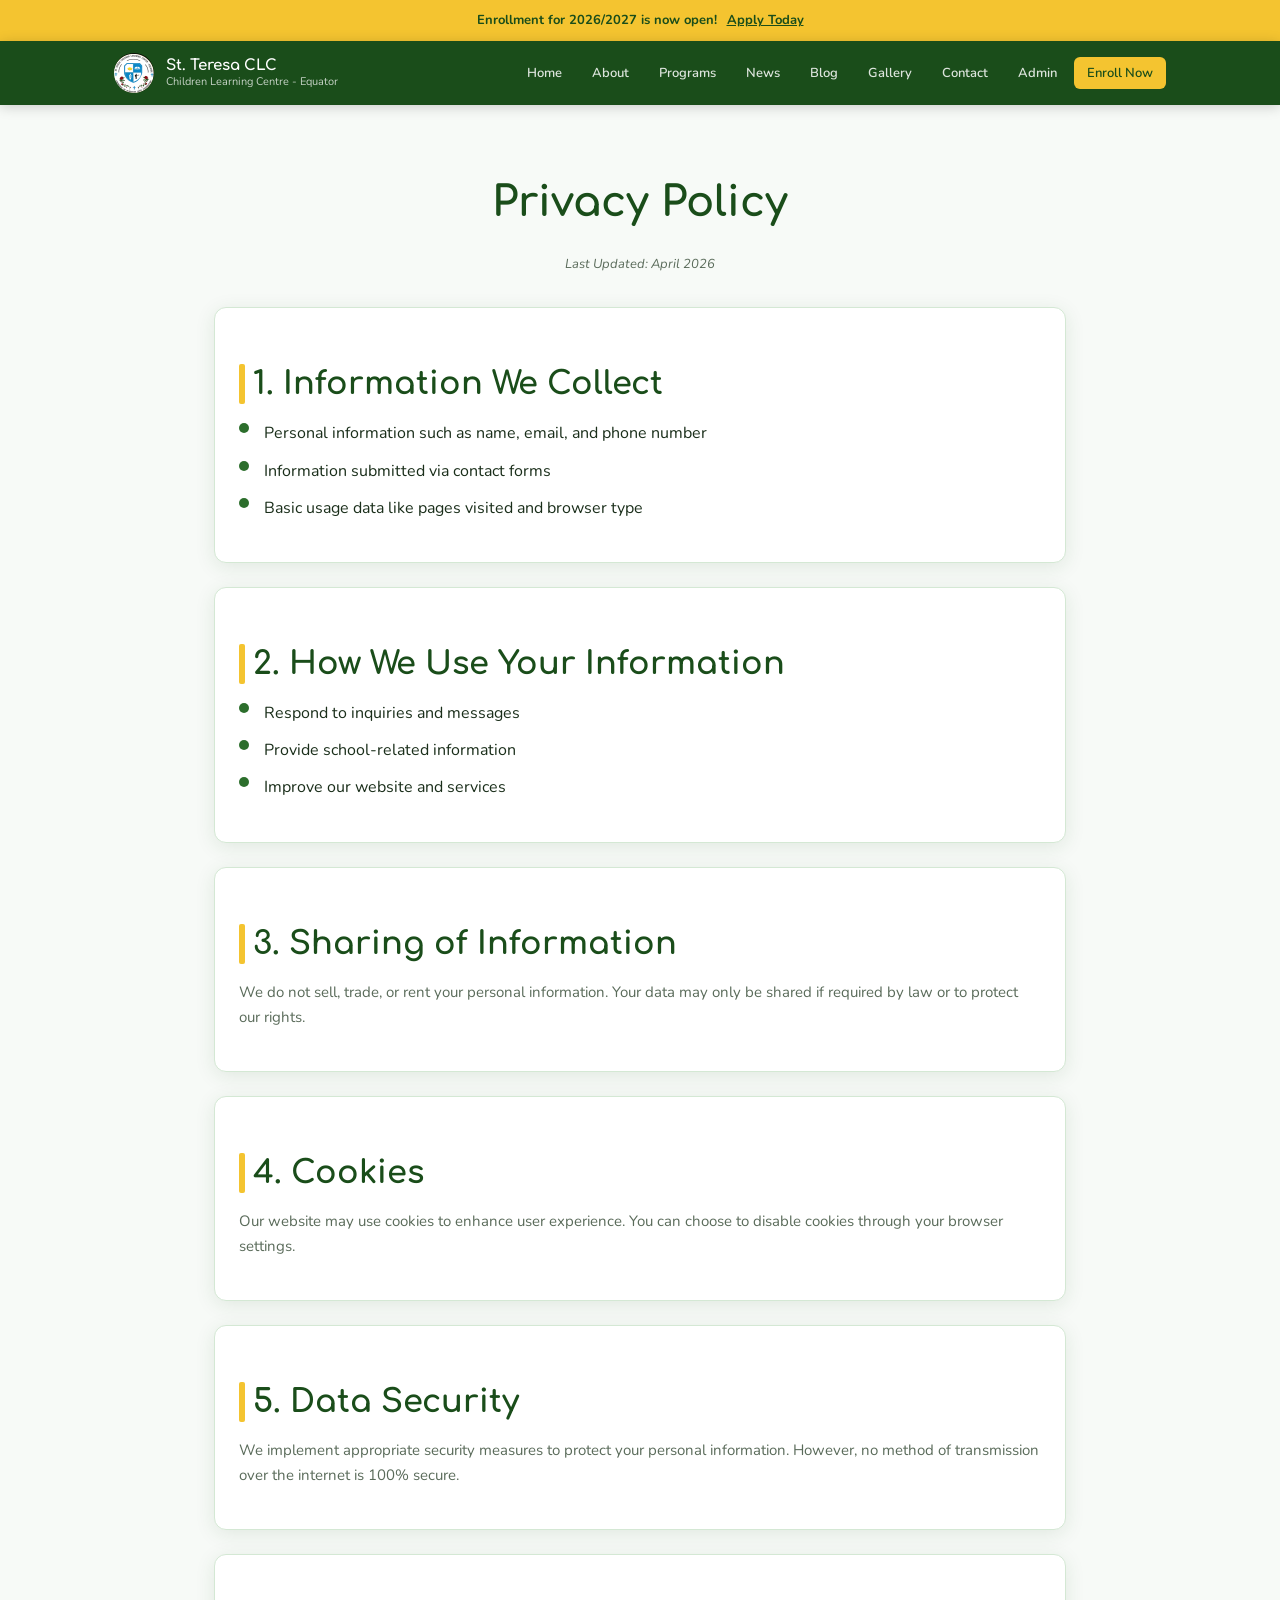
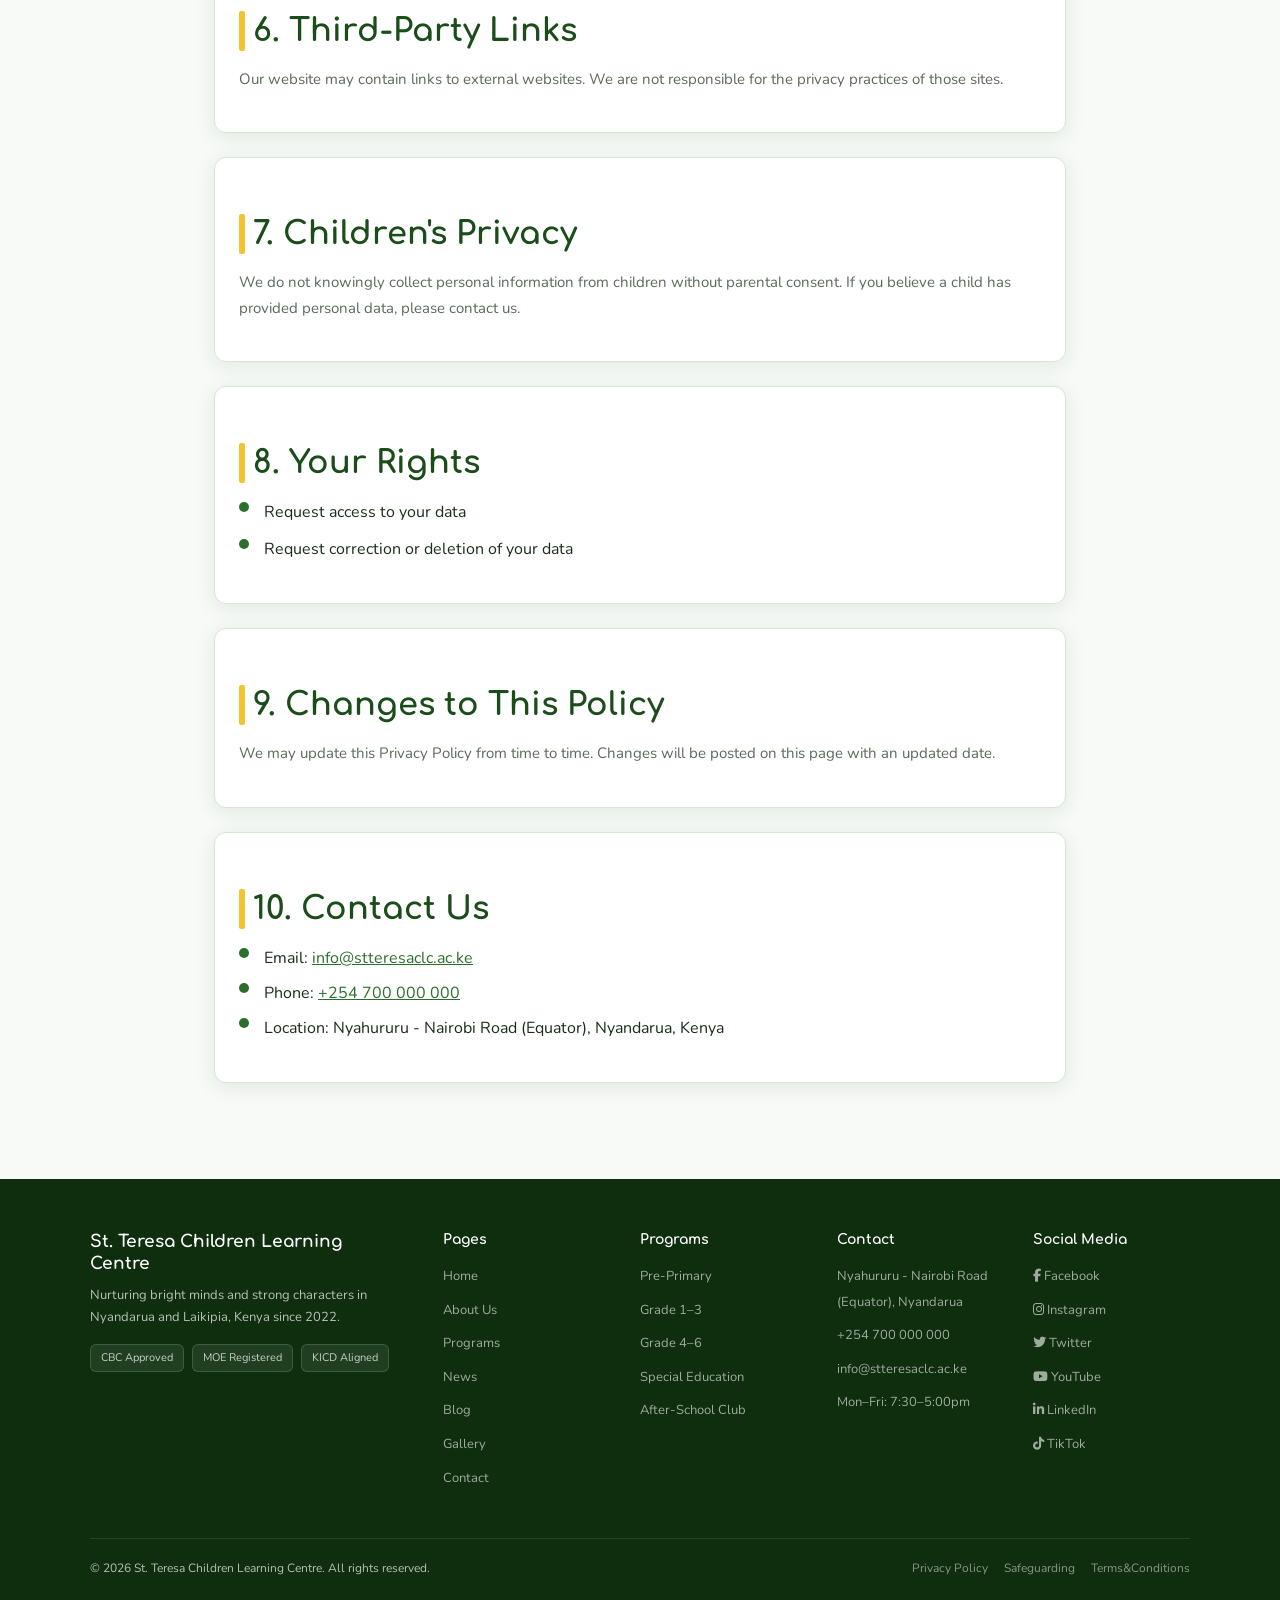
<file: privacy.html>
<!DOCTYPE html>
<html lang="en">
<head>
  <meta charset="UTF-8"/>
  <meta name="viewport" content="width=device-width,initial-scale=1"/>
  <title>Privacy Policy - St. Teresa Children Learning Centre</title>
  <link rel="icon" href="favicon2.png" type="image/x-icon"/>
  <link href="https://fonts.googleapis.com/css2?family=Comfortaa:wght@400;600;700&family=Nunito:wght@400;500;600;700&display=swap" rel="stylesheet"/>
  <link rel="stylesheet" href="style.css"/>
  <link rel="stylesheet" href="home.css"/>
  <link rel="stylesheet" href="https://cdnjs.cloudflare.com/ajax/libs/font-awesome/6.5.1/css/all.min.css"/>
  <style>
    /* Privacy Page Specific Styles */
    .privacy-page {
      max-width: 900px;
      margin: 0 auto;
      padding: 72px 24px;
      color: var(--text);
      line-height: 1.7;
      font-family: 'Nunito', sans-serif;
    }

    .privacy-page h1,
    .privacy-page h2 {
      font-family: 'Comfortaa', cursive;
      color: var(--green-dark);
      margin-bottom: 16px;
    }

    .privacy-page h1 {
      font-size: clamp(28px, 5vw, 42px);
      text-align: center;
      margin-bottom: 24px;
    }

    .privacy-page h2 {
      font-size: clamp(22px, 4vw, 32px);
      margin-top: 32px;
      position: relative;
      padding-left: 14px;
    }

    .privacy-page h2::before {
      content: '';
      position: absolute;
      left: 0;
      top: 50%;
      transform: translateY(-50%);
      width: 6px;
      height: 100%;
      background: var(--gold);
      border-radius: 2px;
    }

    .privacy-page p {
      font-size: 15px;
      color: var(--text-muted);
      margin-bottom: 16px;
    }

    .privacy-page ul {
      list-style: none;
      margin-bottom: 16px;
      padding-left: 0;
    }

    .privacy-page ul li {
      position: relative;
      padding-left: 25px;
      margin-bottom: 10px;
    }

    .privacy-page ul li::before {
      content: '';
      position: absolute;
      left: 0;
      top: 0.5em;
      transform: translateY(-50%);
      width: 10px;
      height: 10px;
      background: var(--green-mid);
      border-radius: 50%;
    }

    .privacy-page a {
      color: var(--green-mid);
      text-decoration: underline;
      transition: color 0.3s ease;
    }

    .privacy-page a:hover {
      color: var(--gold);
    }

    .privacy-page .last-updated {
      font-size: 13px;
      color: var(--text-muted);
      text-align: center;
      margin-bottom: 32px;
      font-style: italic;
    }

    .privacy-section {
      background: #fff;
      border: 1px solid var(--border);
      border-radius: var(--radius);
      padding: 24px;
      margin-bottom: 24px;
      box-shadow: var(--shadow);
      opacity: 0;
      transform: translateY(40px);
      transition: opacity 0.8s ease, transform 0.8s ease;
    }

    .privacy-section.visible {
      opacity: 1;
      transform: translateY(0);
    }

    @media(max-width:768px){
      .privacy-page { padding: 48px 16px; }
      .privacy-page h1 { font-size: clamp(24px, 6vw, 36px); }
      .privacy-page h2 { font-size: clamp(20px, 5vw, 28px); }
      .privacy-section { padding: 18px; }
    }
  </style>
</head>
<body>

<div class="notice">Enrollment for 2026/2027 is now open! <a href="contact.html">Apply Today</a></div>

<nav>
  <div class="nav-inner">
    <a href="index.html" class="nav-brand">
      <div><img class="nav-logo" src="favicon.png" alt="Logo"></div>
      <div class="nav-title">St. Teresa CLC <span>Children Learning Centre - Equator</span></div>
    </a>
    <ul class="nav-links">
      <li><a href="index.html">Home</a></li>
      <li><a href="about.html">About</a></li>
      <li><a href="programs.html">Programs</a></li>
      <li><a href="news.html">News</a></li>
      <li><a href="blog.html">Blog</a></li>
      <li><a href="gallery.html">Gallery</a></li>
      <li><a href="contact.html">Contact</a></li>
      <li><a href="login.html" target="_blank">Admin</a></li>
      <li><a href="contact.html" class="cta">Enroll Now</a></li>
    </ul>
    <button class="nav-toggle" id="navToggle">&#9776;</button>
  </div>
  <ul class="nav-mobile" id="navMobile">
    <li><a href="index.html">Home</a></li>
    <li><a href="about.html">About</a></li>
    <li><a href="programs.html">Programs</a></li>
    <li><a href="news.html">News</a></li>
    <li><a href="blog.html">Blog</a></li>
    <li><a href="gallery.html">Gallery</a></li>
    <li><a href="contact.html">Contact</a></li>
    <li><a href="login.html" target="_blank">Admin Login</a></li>
    <li><a href="contact.html">Enroll Now</a></li>
  </ul>
</nav>

<!-- PRIVACY POLICY CONTENT -->
<section class="privacy-page">
  <h1>Privacy Policy</h1>
  <p class="last-updated">Last Updated: April 2026</p>

  <div class="privacy-section">
    <h2>1. Information We Collect</h2>
    <ul>
      <li>Personal information such as name, email, and phone number</li>
      <li>Information submitted via contact forms</li>
      <li>Basic usage data like pages visited and browser type</li>
    </ul>
  </div>

  <div class="privacy-section">
    <h2>2. How We Use Your Information</h2>
    <ul>
      <li>Respond to inquiries and messages</li>
      <li>Provide school-related information</li>
      <li>Improve our website and services</li>
    </ul>
  </div>

  <div class="privacy-section">
    <h2>3. Sharing of Information</h2>
    <p>We do not sell, trade, or rent your personal information. Your data may only be shared if required by law or to protect our rights.</p>
  </div>

  <div class="privacy-section">
    <h2>4. Cookies</h2>
    <p>Our website may use cookies to enhance user experience. You can choose to disable cookies through your browser settings.</p>
  </div>

  <div class="privacy-section">
    <h2>5. Data Security</h2>
    <p>We implement appropriate security measures to protect your personal information. However, no method of transmission over the internet is 100% secure.</p>
  </div>

  <div class="privacy-section">
    <h2>6. Third-Party Links</h2>
    <p>Our website may contain links to external websites. We are not responsible for the privacy practices of those sites.</p>
  </div>

  <div class="privacy-section">
    <h2>7. Children's Privacy</h2>
    <p>We do not knowingly collect personal information from children without parental consent. If you believe a child has provided personal data, please contact us.</p>
  </div>

  <div class="privacy-section">
    <h2>8. Your Rights</h2>
    <ul>
      <li>Request access to your data</li>
      <li>Request correction or deletion of your data</li>
    </ul>
  </div>

  <div class="privacy-section">
    <h2>9. Changes to This Policy</h2>
    <p>We may update this Privacy Policy from time to time. Changes will be posted on this page with an updated date.</p>
  </div>

  <div class="privacy-section">
    <h2>10. Contact Us</h2>
    <ul class="contact-info">
      <li>Email: <a href="mailto:info@stteresaclc.ac.ke">info@stteresaclc.ac.ke</a></li>
      <li>Phone: <a href="tel:+254700000000">+254 700 000 000</a></li>
      <li>Location: Nyahururu - Nairobi Road (Equator), Nyandarua, Kenya</li>
    </ul>
  </div>
</section>

<!-- FOOTER -->
<footer>
  <div class="footer-grid">
    <div class="footer-brand"><h3>St. Teresa Children Learning Centre</h3><p>Nurturing bright minds and strong characters in Nyandarua and Laikipia, Kenya since 2022.</p><div class="accred-badges"><span class="acc-badge">CBC Approved</span><span class="acc-badge">MOE Registered</span><span class="acc-badge">KICD Aligned</span></div></div>
    <div class="footer-col"><h4>Pages</h4><ul><li><a href="index.html">Home</a></li><li><a href="about.html">About Us</a></li><li><a href="programs.html">Programs</a></li><li><a href="news.html">News</a></li><li><a href="blog.html">Blog</a></li><li><a href="gallery.html">Gallery</a></li><li><a href="contact.html">Contact</a></li></ul></div>
    <div class="footer-col"><h4>Programs</h4><ul><li><a href="programs.html">Pre-Primary</a></li><li><a href="programs.html">Grade 1–3</a></li><li><a href="programs.html">Grade 4–6</a></li><li><a href="programs.html">Special Education</a></li><li><a href="programs.html">After-School Club</a></li></ul></div>
    <div class="footer-col"><h4>Contact</h4><ul><li><a href="#">Nyahururu - Nairobi Road (Equator), Nyandarua</a></li><li><a href="tel:+254700000000">+254 700 000 000</a></li><li><a href="mailto:info@stteresaclc.ac.ke">info@stteresaclc.ac.ke</a></li><li><a href="#">Mon–Fri: 7:30–5:00pm</a></li></ul></div>
    <div class="footer-col">
      <div class="social-icons"><h4>Social Media</h4>
        <ul>
          <li><a href="https://www.facebook.com/" rel="noopener noreferrer" target="_blank" aria-label="Facebook"><i class="fab fa-facebook-f"></i> Facebook</a></li>
          <li><a href="https://www.instagram.com/" rel="noopener noreferrer" target="_blank" aria-label="Instagram"><i class="fab fa-instagram"></i> Instagram</a></li>
          <li><a href="https://twitter.com/" rel="noopener noreferrer" target="_blank" aria-label="Twitter"><i class="fab fa-twitter"></i> Twitter</a></li>
          <li><a href="https://www.youtube.com/" rel="noopener noreferrer" target="_blank" aria-label="YouTube"><i class="fab fa-youtube"></i> YouTube</a></li>
          <li><a href="https://www.linkedin.com/" rel="noopener noreferrer" target="_blank" aria-label="LinkedIn"><i class="fab fa-linkedin-in"></i> LinkedIn</a></li>
          <li><a href="https://www.tiktok.com/" rel="noopener noreferrer" target="_blank" aria-label="TikTok"><i class="fab fa-tiktok"></i> TikTok</a></li>
        </ul>
      </div>
    </div>
  </div>
  <div class="footer-bottom"><span>&copy; 2026 St. Teresa Children Learning Centre. All rights reserved.</span><div class="footer-bottom-links"><a href="privacy.html" class="footer-bottom-links">Privacy Policy</a><a href="safeguarding.html">Safeguarding</a><a href="terms.html">Terms&Conditions</a></div></div>
</footer>

<script src="script.js"></script>
<script>
  document.addEventListener('DOMContentLoaded', () => {
    const sections = document.querySelectorAll('.privacy-section');
    const observer = new IntersectionObserver(entries => {
      entries.forEach(entry => {
        if(entry.isIntersecting){
          entry.target.classList.add('visible');
        }
      });
    }, { threshold: 0.2 });
    sections.forEach(section => observer.observe(section));
  });
</script>
</body>
</html>
</file>
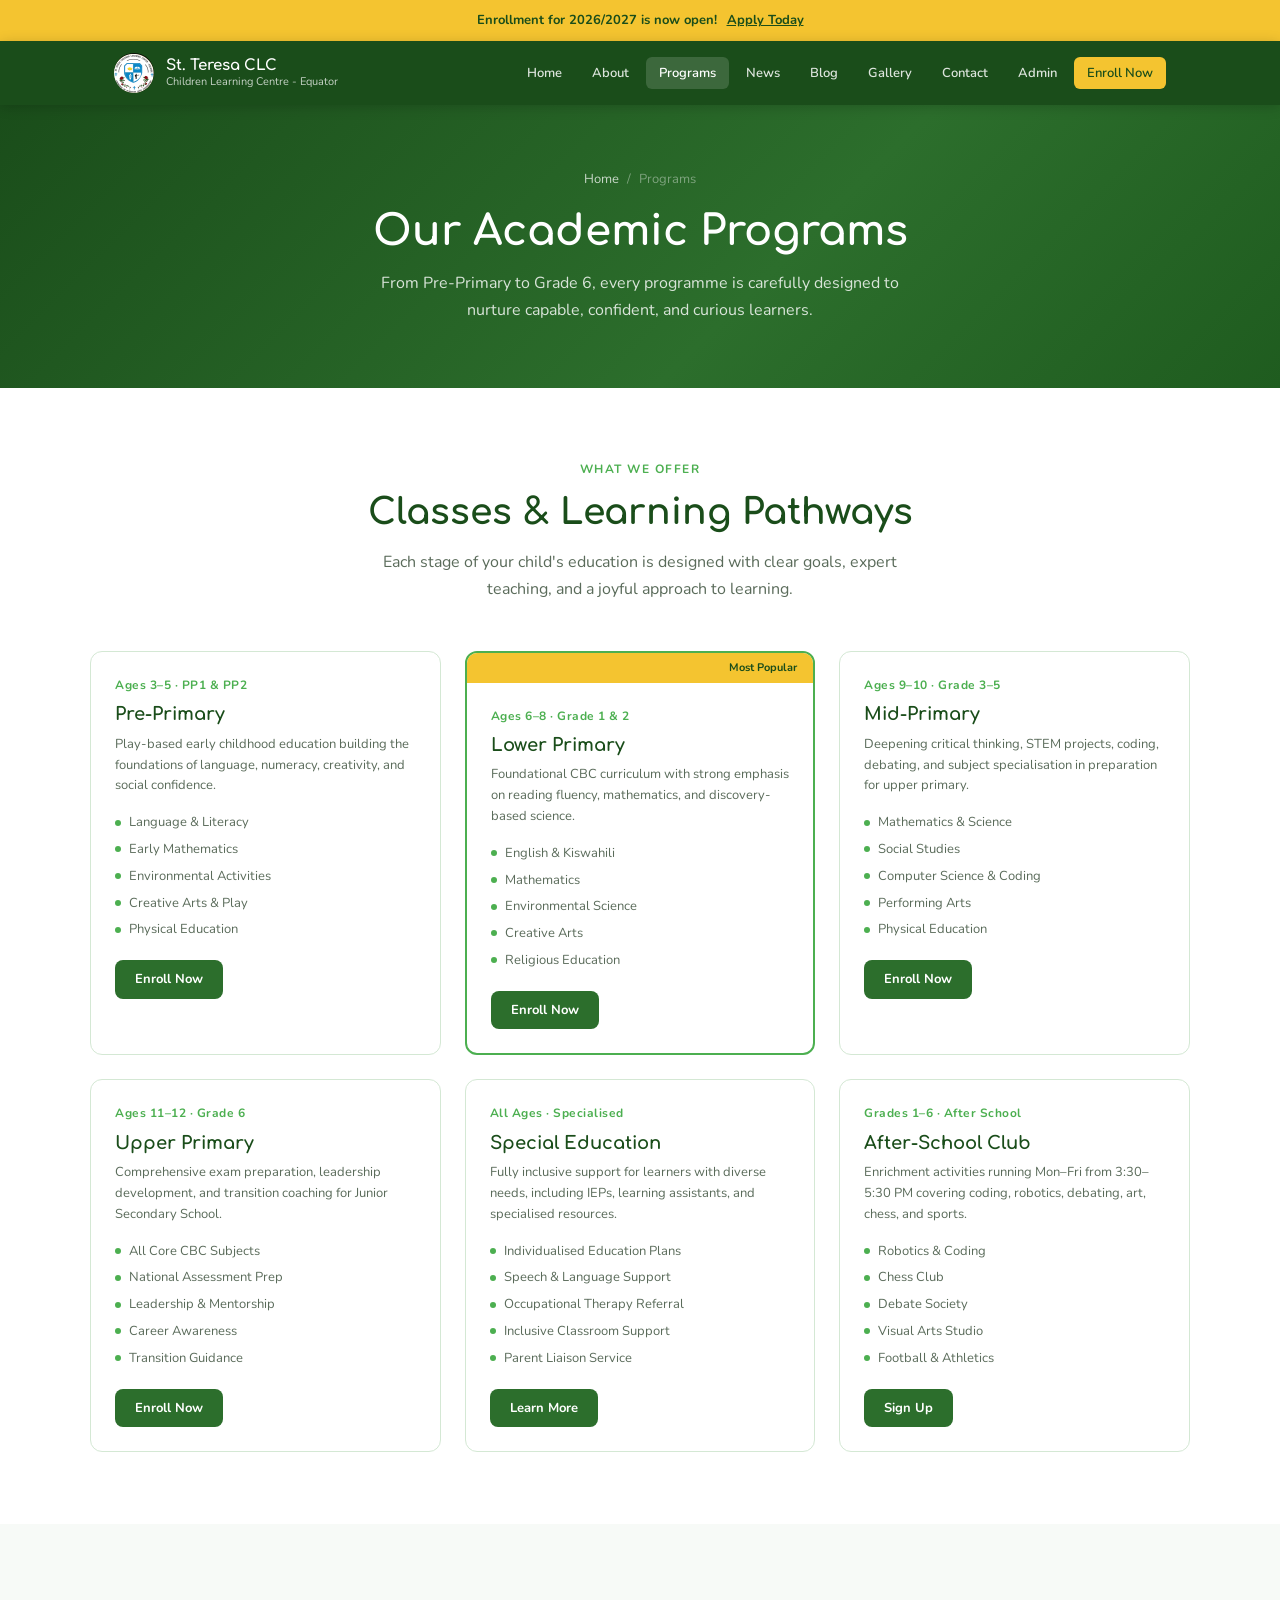
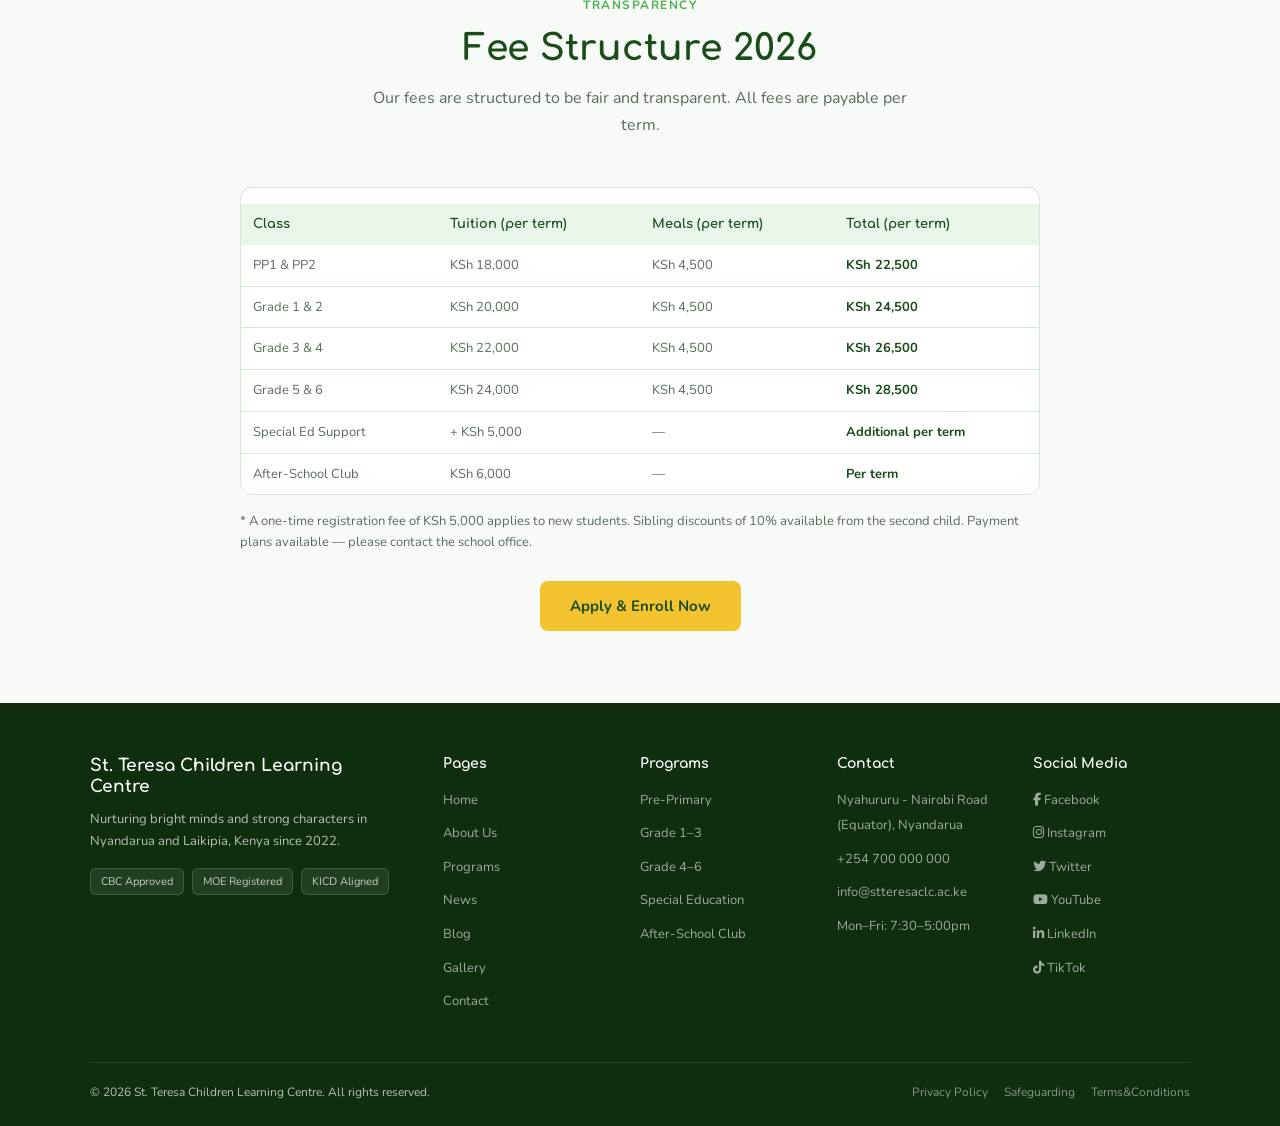
<file: programs.html>
<!DOCTYPE html>
<html lang="en">
<head>
  <meta charset="UTF-8"/><meta name="viewport" content="width=device-width,initial-scale=1"/>
  <title>Programs — St. Teresa CLC</title>
  <link rel="icon" href="favicon2.png" type="image/x-icon"/>
  <link href="https://fonts.googleapis.com/css2?family=Comfortaa:wght@400;600;700&family=Nunito:wght@400;500;600;700&display=swap" rel="stylesheet"/>
  <link rel="stylesheet" href="style.css"/><link rel="stylesheet" href="inner.css"/>
  <link rel="stylesheet" href="https://cdnjs.cloudflare.com/ajax/libs/font-awesome/6.5.1/css/all.min.css">
</head>
<body>
<div class="notice">Enrollment for 2026/2027 is now open! <a href="contact.html">Apply Today</a></div>
<nav><div class="nav-inner"><a href="index.html" class="nav-brand"><div ><img class="nav-logo"src="favicon.png" alt="Logo"></div><div class="nav-title">St. Teresa CLC <span>Children Learning Centre - Equator</span></div></a><ul class="nav-links"><li><a href="index.html">Home</a></li><li><a href="about.html">About</a></li><li><a href="programs.html" class="active">Programs</a></li><li><a href="news.html">News</a></li><li><a href="blog.html">Blog</a></li><li><a href="gallery.html">Gallery</a></li><li><a href="contact.html">Contact</a></li><li><a href="login.html" target="_blank">Admin</a></li><li><a href="contact.html" class="cta">Enroll Now</a></li></ul><button class="nav-toggle" id="navToggle">&#9776;</button></div><ul class="nav-mobile" id="navMobile"><li><a href="index.html">Home</a></li><li><a href="about.html">About</a></li><li><a href="programs.html">Programs</a></li><li><a href="news.html">News</a></li><li><a href="blog.html">Blog</a></li><li><a href="gallery.html">Gallery</a></li><li><a href="contact.html">Contact</a></li><li><a href="login.html" target="_blank">Admin Login</a></li><li><a href="contact.html">Enroll Now</a></li></ul></nav>

<div class="page-hero"><div class="breadcrumb"><a href="index.html">Home</a><span>/</span><span>Programs</span></div><h1>Our Academic Programs</h1><p>From Pre-Primary to Grade 6, every programme is carefully designed to nurture capable, confident, and curious learners.</p></div>

<section class="section bg-white"><div class="container"><div class="section-header-center"><div class="section-label">What We Offer</div><h2 class="section-title">Classes &amp; Learning Pathways</h2><p class="section-sub">Each stage of your child's education is designed with clear goals, expert teaching, and a joyful approach to learning.</p></div>
<div class="programs-hero-grid">
  <div class="prog-full-card"><div class="prog-card-header"><div class="prog-age-badge">Ages 3–5 · PP1 &amp; PP2</div><h3 style="font-size:18px;color:var(--green-dark);margin:8px 0 8px">Pre-Primary</h3><p style="font-size:13px;color:var(--text-muted);line-height:1.6;margin-bottom:0">Play-based early childhood education building the foundations of language, numeracy, creativity, and social confidence.</p></div><div class="prog-card-body"><div class="prog-subjects"><div class="prog-subject">Language &amp; Literacy</div><div class="prog-subject">Early Mathematics</div><div class="prog-subject">Environmental Activities</div><div class="prog-subject">Creative Arts &amp; Play</div><div class="prog-subject">Physical Education</div></div><a href="contact.html" class="btn-green" style="display:inline-block;margin-top:20px;font-size:13px;padding:9px 20px">Enroll Now</a></div></div>

  <div class="prog-full-card featured-prog"><div style="background:var(--gold);padding:6px 16px;text-align:right;font-size:11px;font-weight:700;color:var(--green-dark)">Most Popular</div><div class="prog-card-header"><div class="prog-age-badge">Ages 6–8 · Grade 1 &amp; 2</div><h3 style="font-size:18px;color:var(--green-dark);margin:8px 0 8px">Lower Primary</h3><p style="font-size:13px;color:var(--text-muted);line-height:1.6;margin-bottom:0">Foundational CBC curriculum with strong emphasis on reading fluency, mathematics, and discovery-based science.</p></div><div class="prog-card-body"><div class="prog-subjects"><div class="prog-subject">English &amp; Kiswahili</div><div class="prog-subject">Mathematics</div><div class="prog-subject">Environmental Science</div><div class="prog-subject">Creative Arts</div><div class="prog-subject">Religious Education</div></div><a href="contact.html" class="btn-green" style="display:inline-block;margin-top:20px;font-size:13px;padding:9px 20px">Enroll Now</a></div></div>

  <div class="prog-full-card"><div class="prog-card-header"><div class="prog-age-badge">Ages 9–10 · Grade 3–5</div><h3 style="font-size:18px;color:var(--green-dark);margin:8px 0 8px">Mid-Primary</h3><p style="font-size:13px;color:var(--text-muted);line-height:1.6;margin-bottom:0">Deepening critical thinking, STEM projects, coding, debating, and subject specialisation in preparation for upper primary.</p></div><div class="prog-card-body"><div class="prog-subjects"><div class="prog-subject">Mathematics &amp; Science</div><div class="prog-subject">Social Studies</div><div class="prog-subject">Computer Science &amp; Coding</div><div class="prog-subject">Performing Arts</div><div class="prog-subject">Physical Education</div></div><a href="contact.html" class="btn-green" style="display:inline-block;margin-top:20px;font-size:13px;padding:9px 20px">Enroll Now</a></div></div>

  <div class="prog-full-card"><div class="prog-card-header"><div class="prog-age-badge">Ages 11–12 · Grade 6</div><h3 style="font-size:18px;color:var(--green-dark);margin:8px 0 8px">Upper Primary</h3><p style="font-size:13px;color:var(--text-muted);line-height:1.6;margin-bottom:0">Comprehensive exam preparation, leadership development, and transition coaching for Junior Secondary School.</p></div><div class="prog-card-body"><div class="prog-subjects"><div class="prog-subject">All Core CBC Subjects</div><div class="prog-subject">National Assessment Prep</div><div class="prog-subject">Leadership &amp; Mentorship</div><div class="prog-subject">Career Awareness</div><div class="prog-subject">Transition Guidance</div></div><a href="contact.html" class="btn-green" style="display:inline-block;margin-top:20px;font-size:13px;padding:9px 20px">Enroll Now</a></div></div>

  <div class="prog-full-card"><div class="prog-card-header"><div class="prog-age-badge">All Ages · Specialised</div><h3 style="font-size:18px;color:var(--green-dark);margin:8px 0 8px">Special Education</h3><p style="font-size:13px;color:var(--text-muted);line-height:1.6;margin-bottom:0">Fully inclusive support for learners with diverse needs, including IEPs, learning assistants, and specialised resources.</p></div><div class="prog-card-body"><div class="prog-subjects"><div class="prog-subject">Individualised Education Plans</div><div class="prog-subject">Speech &amp; Language Support</div><div class="prog-subject">Occupational Therapy Referral</div><div class="prog-subject">Inclusive Classroom Support</div><div class="prog-subject">Parent Liaison Service</div></div><a href="contact.html" class="btn-green" style="display:inline-block;margin-top:20px;font-size:13px;padding:9px 20px">Learn More</a></div></div>

  <div class="prog-full-card"><div class="prog-card-header"><div class="prog-age-badge">Grades 1–6 · After School</div><h3 style="font-size:18px;color:var(--green-dark);margin:8px 0 8px">After-School Club</h3><p style="font-size:13px;color:var(--text-muted);line-height:1.6;margin-bottom:0">Enrichment activities running Mon–Fri from 3:30–5:30 PM covering coding, robotics, debating, art, chess, and sports.</p></div><div class="prog-card-body"><div class="prog-subjects"><div class="prog-subject">Robotics &amp; Coding</div><div class="prog-subject">Chess Club</div><div class="prog-subject">Debate Society</div><div class="prog-subject">Visual Arts Studio</div><div class="prog-subject">Football &amp; Athletics</div></div><a href="contact.html" class="btn-green" style="display:inline-block;margin-top:20px;font-size:13px;padding:9px 20px">Sign Up</a></div></div>
</div></div></section>

<!-- Fee Structure -->
<section class="section bg-gray"><div class="container" style="max-width:800px"><div class="section-header-center"><div class="section-label">Transparency</div><h2 class="section-title">Fee Structure 2026</h2><p class="section-sub">Our fees are structured to be fair and transparent. All fees are payable per term.</p></div>
<div style="background:var(--card-bg);border:1px solid var(--border);border-radius:var(--radius);overflow:hidden">
<table class="fee-table"><thead><tr><th>Class</th><th>Tuition (per term)</th><th>Meals (per term)</th><th>Total (per term)</th></tr></thead><tbody>
<tr><td>PP1 &amp; PP2</td><td>KSh 18,000</td><td>KSh 4,500</td><td>KSh 22,500</td></tr>
<tr><td>Grade 1 &amp; 2</td><td>KSh 20,000</td><td>KSh 4,500</td><td>KSh 24,500</td></tr>
<tr><td>Grade 3 &amp; 4</td><td>KSh 22,000</td><td>KSh 4,500</td><td>KSh 26,500</td></tr>
<tr><td>Grade 5 &amp; 6</td><td>KSh 24,000</td><td>KSh 4,500</td><td>KSh 28,500</td></tr>
<tr><td>Special Ed Support</td><td>+ KSh 5,000</td><td>—</td><td>Additional per term</td></tr>
<tr><td>After-School Club</td><td>KSh 6,000</td><td>—</td><td>Per term</td></tr>
</tbody></table></div>
<p style="font-size:13px;color:var(--text-muted);margin-top:16px;line-height:1.6">* A one-time registration fee of KSh 5,000 applies to new students. Sibling discounts of 10% available from the second child. Payment plans available — please contact the school office.</p>
<div style="text-align:center;margin-top:28px"><a href="contact.html" class="btn-primary">Apply &amp; Enroll Now</a></div></div></section>
<!--FOOTER--> 
<footer>
  <div class="footer-grid">
    <div class="footer-brand"><h3>St. Teresa Children Learning Centre</h3><p>Nurturing bright minds and strong characters in Nyandarua and Laikipia, Kenya since 2022.</p><div class="accred-badges"><span class="acc-badge">CBC Approved</span><span class="acc-badge">MOE Registered</span><span class="acc-badge">KICD Aligned</span></div></div>
    <div class="footer-col"><h4>Pages</h4><ul><li><a href="index.html">Home</a></li><li><a href="about.html">About Us</a></li><li><a href="programs.html">Programs</a></li><li><a href="news.html">News</a></li><li><a href="blog.html">Blog</a></li><li><a href="gallery.html">Gallery</a></li><li><a href="contact.html">Contact</a></li></ul></div>
    <div class="footer-col"><h4>Programs</h4><ul><li><a href="programs.html">Pre-Primary</a></li><li><a href="programs.html">Grade 1–3</a></li><li><a href="programs.html">Grade 4–6</a></li><li><a href="programs.html">Special Education</a></li><li><a href="programs.html">After-School Club</a></li></ul></div>
    <div class="footer-col"><h4>Contact</h4><ul><li><a href="#">Nyahururu - Nairobi Road (Equator), Nyandarua</a></li><li><a href="tel:+254700000000">+254 700 000 000</a></li><li><a href="mailto:info@stteresaclc.ac.ke">info@stteresaclc.ac.ke</a></li><li><a href="#">Mon–Fri: 7:30–5:00pm</a></li></ul></div>
    <div class="footer-col">
      <div class="social-icons"><h4>Social Media</h4>
        <ul>
          <li><a href="https://www.facebook.com/" rel="noopener noreferrer" target="_blank" aria-label="Facebook"><i class="fab fa-facebook-f"></i> Facebook</a></li>
          <li><a href="https://www.instagram.com/" rel="noopener noreferrer" target="_blank" aria-label="Instagram"><i class="fab fa-instagram"></i> Instagram</a></li>
          <li><a href="https://twitter.com/" rel="noopener noreferrer" target="_blank" aria-label="Twitter"><i class="fab fa-twitter"></i> Twitter</a></li>
          <li><a href="https://www.youtube.com/" rel="noopener noreferrer" target="_blank" aria-label="YouTube"><i class="fab fa-youtube"></i> YouTube</a></li>
          <li><a href="https://www.linkedin.com/" rel="noopener noreferrer" target="_blank" aria-label="LinkedIn"><i class="fab fa-linkedin-in"></i> LinkedIn</a></li>
          <li><a href="https://www.tiktok.com/" rel="noopener noreferrer" target="_blank" aria-label="TikTok"><i class="fab fa-tiktok"></i> TikTok</a></li>
        </ul>
      </div>
    </div>
  </div>
  <div class="footer-bottom"><span>&copy; 2026 St. Teresa Children Learning Centre. All rights reserved.</span><div class="footer-bottom-links"><a href="privacy.html" class="footer-bottom-links">Privacy Policy</a><a href="safeguarding.html">Safeguarding</a><a href="terms.html">Terms&Conditions</a></div></div>
</footer>

<style>.prog-age-badge{font-size:12px;font-weight:700;color:var(--green-light);letter-spacing:.5px;margin-bottom:4px;font-family:'Nunito',sans-serif}</style>
<script src="script.js"></script>
</body></html>
</file>
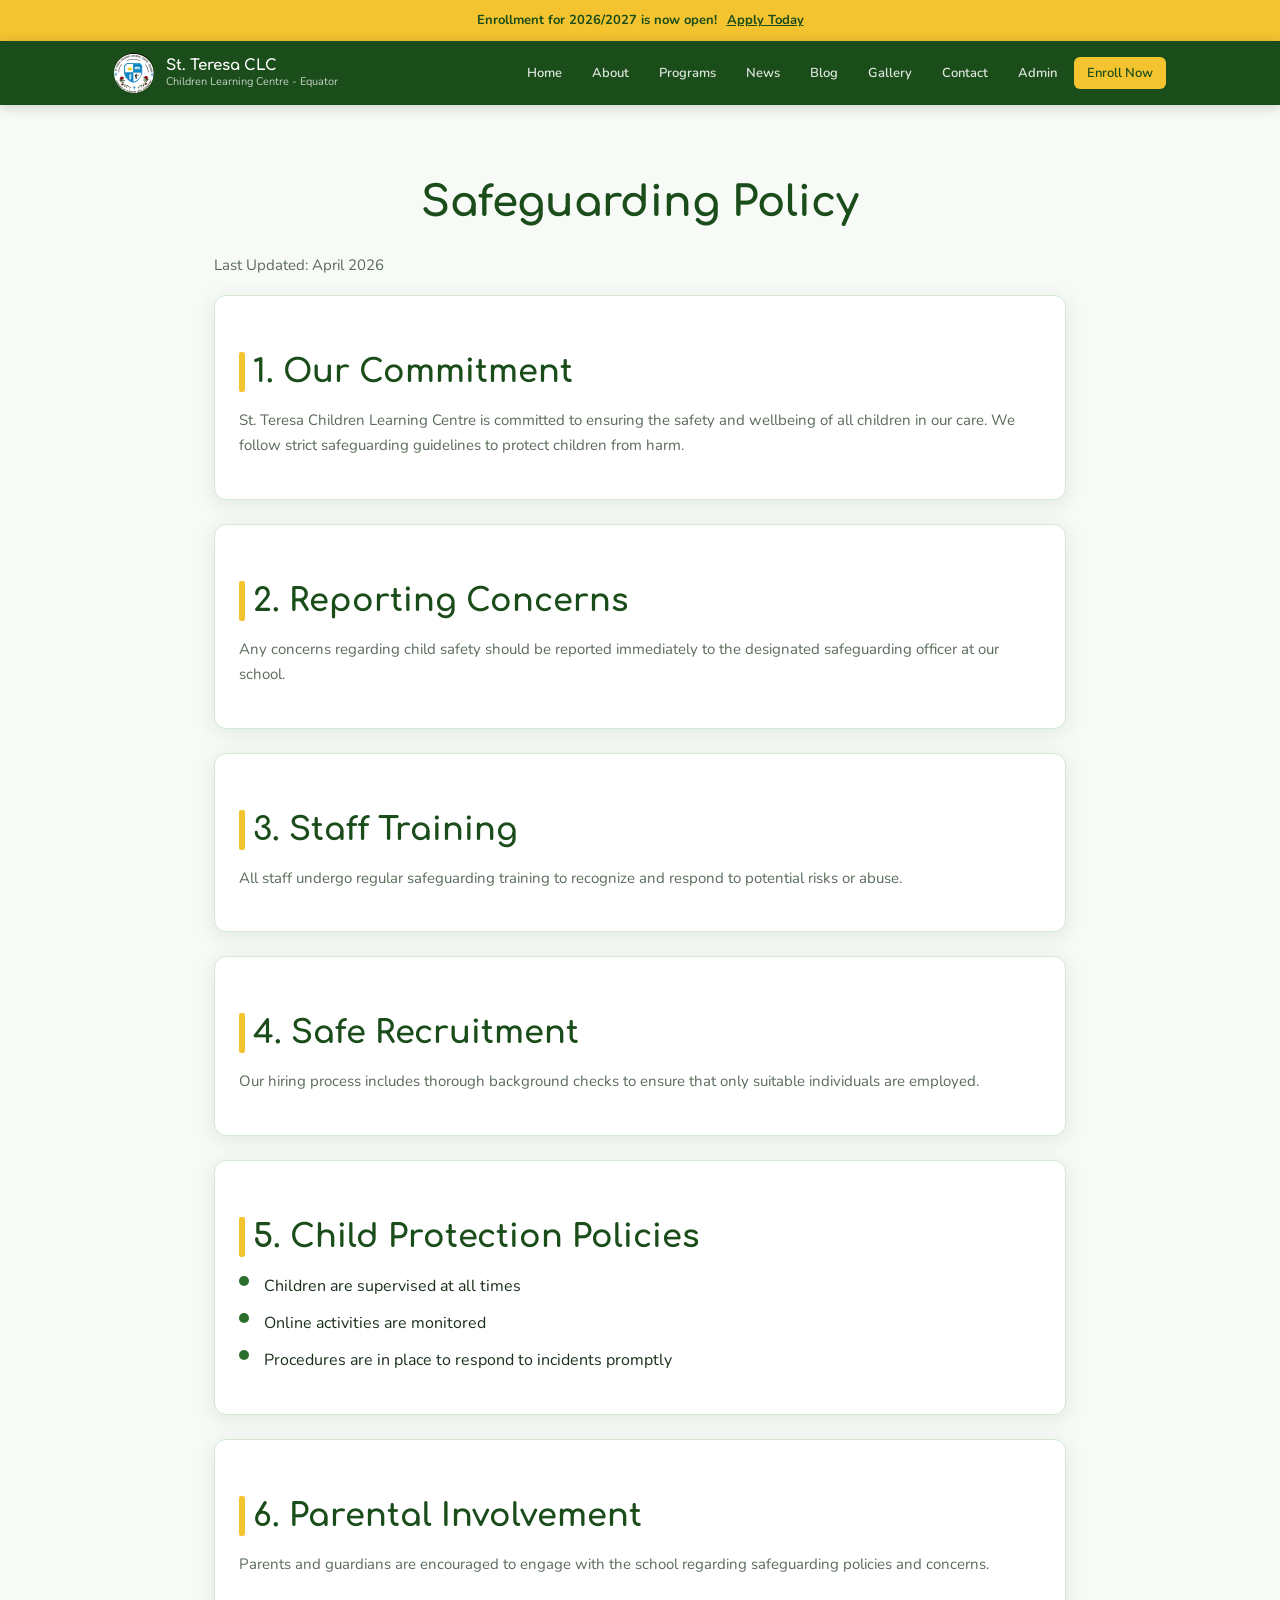
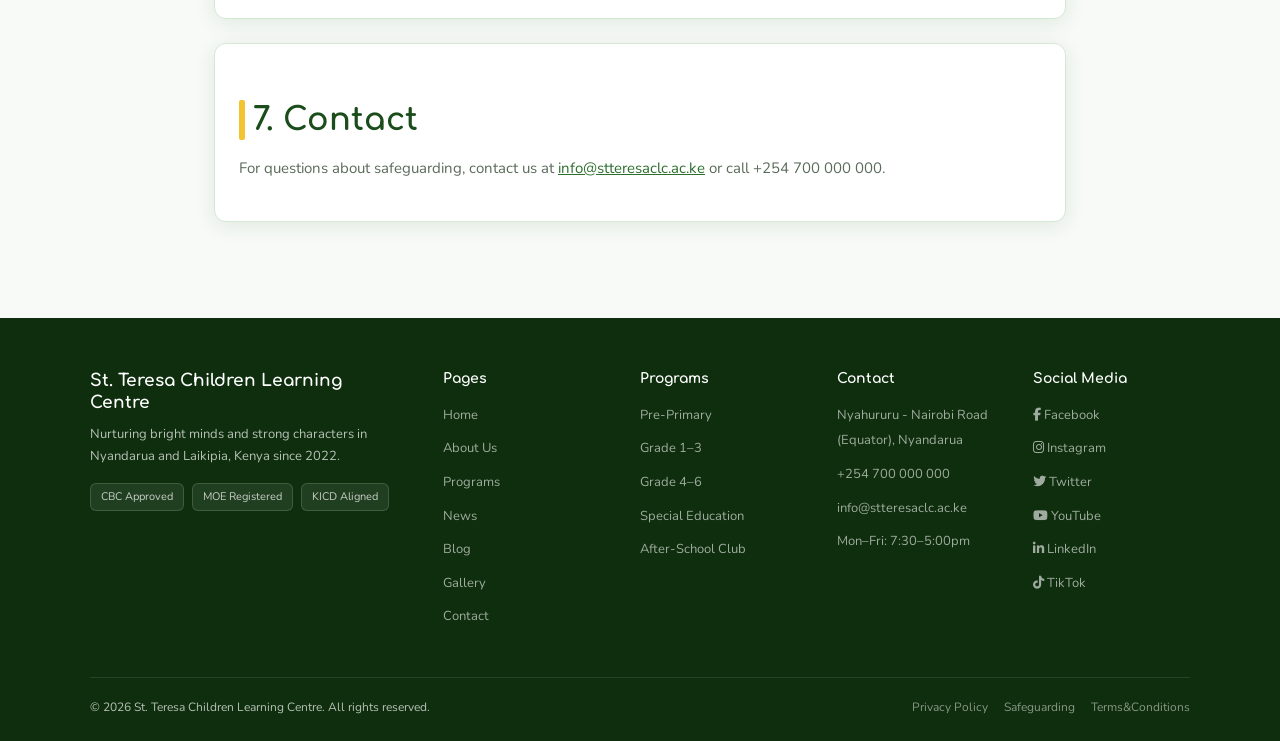
<file: safeguarding.html>
<!DOCTYPE html>
<html lang="en">
<head>
  <meta charset="UTF-8"/>
  <meta name="viewport" content="width=device-width,initial-scale=1"/>
  <title>Safeguarding - St. Teresa Children Learning Centre</title>
  <link rel="icon" href="favicon2.png" type="image/x-icon"/>
  <link href="https://fonts.googleapis.com/css2?family=Comfortaa:wght@400;600;700&family=Nunito:wght@400;500;600;700&display=swap" rel="stylesheet"/>
  <link rel="stylesheet" href="style.css"/>
  <link rel="stylesheet" href="home.css"/>
  <link rel="stylesheet" href="https://cdnjs.cloudflare.com/ajax/libs/font-awesome/6.5.1/css/all.min.css"/>
  <style>
    .safeguarding-page {
      max-width: 900px;
      margin: 0 auto;
      padding: 72px 24px;
      color: var(--text);
      line-height: 1.7;
      font-family: 'Nunito', sans-serif;
    }

    .safeguarding-page h1,
    .safeguarding-page h2 {
      font-family: 'Comfortaa', cursive;
      color: var(--green-dark);
      margin-bottom: 16px;
    }

    .safeguarding-page h1 {
      font-size: clamp(28px, 5vw, 42px);
      text-align: center;
      margin-bottom: 24px;
    }

    .safeguarding-page h2 {
      font-size: clamp(22px, 4vw, 32px);
      margin-top: 32px;
      position: relative;
      padding-left: 14px;
    }

    .safeguarding-page h2::before {
      content: '';
      position: absolute;
      left: 0;
      top: 50%;
      transform: translateY(-50%);
      width: 6px;
      height: 100%;
      background: var(--gold);
      border-radius: 2px;
    }

    .safeguarding-page p {
      font-size: 15px;
      color: var(--text-muted);
      margin-bottom: 16px;
    }

    .safeguarding-page ul {
      list-style: none;
      margin-bottom: 16px;
      padding-left: 0;
    }

    .safeguarding-page ul li {
      position: relative;
      padding-left: 25px;
      margin-bottom: 10px;
    }

    .safeguarding-page ul li::before {
      content: '';
      position: absolute;
      left: 0;
      top: 0.5em;
      transform: translateY(-50%);
      width: 10px;
      height: 10px;
      background: var(--green-mid);
      border-radius: 50%;
    }

    .safeguarding-page a {
      color: var(--green-mid);
      text-decoration: underline;
      transition: color 0.3s ease;
    }

    .safeguarding-page a:hover {
      color: var(--gold);
    }

    .safeguarding-section {
      background: #fff;
      border: 1px solid var(--border);
      border-radius: var(--radius);
      padding: 24px;
      margin-bottom: 24px;
      box-shadow: var(--shadow);
      opacity: 0;
      transform: translateY(40px);
      transition: opacity 0.8s ease, transform 0.8s ease;
    }

    .safeguarding-section.visible {
      opacity: 1;
      transform: translateY(0);
    }

    @media(max-width:768px){
      .safeguarding-page { padding: 48px 16px; }
      .safeguarding-page h1 { font-size: clamp(24px, 6vw, 36px); }
      .safeguarding-page h2 { font-size: clamp(20px, 5vw, 28px); }
      .safeguarding-section { padding: 18px; }
    }
  </style>
</head>
<body>

<div class="notice">Enrollment for 2026/2027 is now open! <a href="contact.html">Apply Today</a></div>

<nav>
  <div class="nav-inner">
    <a href="index.html" class="nav-brand">
      <div><img class="nav-logo" src="favicon.png" alt="Logo"></div>
      <div class="nav-title">St. Teresa CLC <span>Children Learning Centre - Equator</span></div>
    </a>
    <ul class="nav-links">
      <li><a href="index.html">Home</a></li>
      <li><a href="about.html">About</a></li>
      <li><a href="programs.html">Programs</a></li>
      <li><a href="news.html">News</a></li>
      <li><a href="blog.html">Blog</a></li>
      <li><a href="gallery.html">Gallery</a></li>
      <li><a href="contact.html">Contact</a></li>
      <li><a href="login.html" target="_blank">Admin</a></li>
      <li><a href="contact.html" class="cta">Enroll Now</a></li>
    </ul>
    <button class="nav-toggle" id="navToggle">&#9776;</button>
  </div>
  <ul class="nav-mobile" id="navMobile">
    <li><a href="index.html">Home</a></li>
    <li><a href="about.html">About</a></li>
    <li><a href="programs.html">Programs</a></li>
    <li><a href="news.html">News</a></li>
    <li><a href="blog.html">Blog</a></li>
    <li><a href="gallery.html">Gallery</a></li>
    <li><a href="contact.html">Contact</a></li>
    <li><a href="login.html" target="_blank">Admin Login</a></li>
    <li><a href="contact.html">Enroll Now</a></li>
  </ul>
</nav>

<section class="safeguarding-page">
  <h1>Safeguarding Policy</h1>
  <p class="last-updated">Last Updated: April 2026</p>

  <div class="safeguarding-section">
    <h2>1. Our Commitment</h2>
    <p>St. Teresa Children Learning Centre is committed to ensuring the safety and wellbeing of all children in our care. We follow strict safeguarding guidelines to protect children from harm.</p>
  </div>

  <div class="safeguarding-section">
    <h2>2. Reporting Concerns</h2>
    <p>Any concerns regarding child safety should be reported immediately to the designated safeguarding officer at our school.</p>
  </div>

  <div class="safeguarding-section">
    <h2>3. Staff Training</h2>
    <p>All staff undergo regular safeguarding training to recognize and respond to potential risks or abuse.</p>
  </div>

  <div class="safeguarding-section">
    <h2>4. Safe Recruitment</h2>
    <p>Our hiring process includes thorough background checks to ensure that only suitable individuals are employed.</p>
  </div>

  <div class="safeguarding-section">
    <h2>5. Child Protection Policies</h2>
    <ul>
      <li>Children are supervised at all times</li>
      <li>Online activities are monitored</li>
      <li>Procedures are in place to respond to incidents promptly</li>
    </ul>
  </div>

  <div class="safeguarding-section">
    <h2>6. Parental Involvement</h2>
    <p>Parents and guardians are encouraged to engage with the school regarding safeguarding policies and concerns.</p>
  </div>

  <div class="safeguarding-section">
    <h2>7. Contact</h2>
    <p>For questions about safeguarding, contact us at <a href="mailto:info@stteresaclc.ac.ke">info@stteresaclc.ac.ke</a> or call +254 700 000 000.</p>
  </div>
</section>

<!-- FOOTER identical to index.html -->
<footer>
  <div class="footer-grid">
    <div class="footer-brand"><h3>St. Teresa Children Learning Centre</h3><p>Nurturing bright minds and strong characters in Nyandarua and Laikipia, Kenya since 2022.</p><div class="accred-badges"><span class="acc-badge">CBC Approved</span><span class="acc-badge">MOE Registered</span><span class="acc-badge">KICD Aligned</span></div></div>
    <div class="footer-col"><h4>Pages</h4><ul><li><a href="index.html">Home</a></li><li><a href="about.html">About Us</a></li><li><a href="programs.html">Programs</a></li><li><a href="news.html">News</a></li><li><a href="blog.html">Blog</a></li><li><a href="gallery.html">Gallery</a></li><li><a href="contact.html">Contact</a></li></ul></div>
    <div class="footer-col"><h4>Programs</h4><ul><li><a href="programs.html">Pre-Primary</a></li><li><a href="programs.html">Grade 1–3</a></li><li><a href="programs.html">Grade 4–6</a></li><li><a href="programs.html">Special Education</a></li><li><a href="programs.html">After-School Club</a></li></ul></div>
    <div class="footer-col"><h4>Contact</h4><ul><li><a href="#">Nyahururu - Nairobi Road (Equator), Nyandarua</a></li><li><a href="tel:+254700000000">+254 700 000 000</a></li><li><a href="mailto:info@stteresaclc.ac.ke">info@stteresaclc.ac.ke</a></li><li><a href="#">Mon–Fri: 7:30–5:00pm</a></li></ul></div>
    <div class="footer-col">
      <div class="social-icons"><h4>Social Media</h4>
        <ul>
          <li><a href="https://www.facebook.com/" rel="noopener noreferrer" target="_blank" aria-label="Facebook"><i class="fab fa-facebook-f"></i> Facebook</a></li>
          <li><a href="https://www.instagram.com/" rel="noopener noreferrer" target="_blank" aria-label="Instagram"><i class="fab fa-instagram"></i> Instagram</a></li>
          <li><a href="https://twitter.com/" rel="noopener noreferrer" target="_blank" aria-label="Twitter"><i class="fab fa-twitter"></i> Twitter</a></li>
          <li><a href="https://www.youtube.com/" rel="noopener noreferrer" target="_blank" aria-label="YouTube"><i class="fab fa-youtube"></i> YouTube</a></li>
          <li><a href="https://www.linkedin.com/" rel="noopener noreferrer" target="_blank" aria-label="LinkedIn"><i class="fab fa-linkedin-in"></i> LinkedIn</a></li>
          <li><a href="https://www.tiktok.com/" rel="noopener noreferrer" target="_blank" aria-label="TikTok"><i class="fab fa-tiktok"></i> TikTok</a></li>
        </ul>
      </div>
    </div>
  </div>
  <div class="footer-bottom"><span>&copy; 2026 St. Teresa Children Learning Centre. All rights reserved.</span><div class="footer-bottom-links"><a href="privacy.html" class="footer-bottom-links">Privacy Policy</a><a href="safeguarding.html">Safeguarding</a><a href="terms.html">Terms&Conditions</a></div></div>
</footer>

<script src="script.js"></script>
<script>
  window.addEventListener('DOMContentLoaded', () => {
    const sections = document.querySelectorAll('.safeguarding-section');
    const observer = new IntersectionObserver(entries => {
      entries.forEach(entry => {
        if(entry.isIntersecting){
          entry.target.classList.add('visible');
        }
      });
    }, { threshold: 0.2 });
    sections.forEach(section => observer.observe(section));
  });
</script>
</body>
</html>
</file>
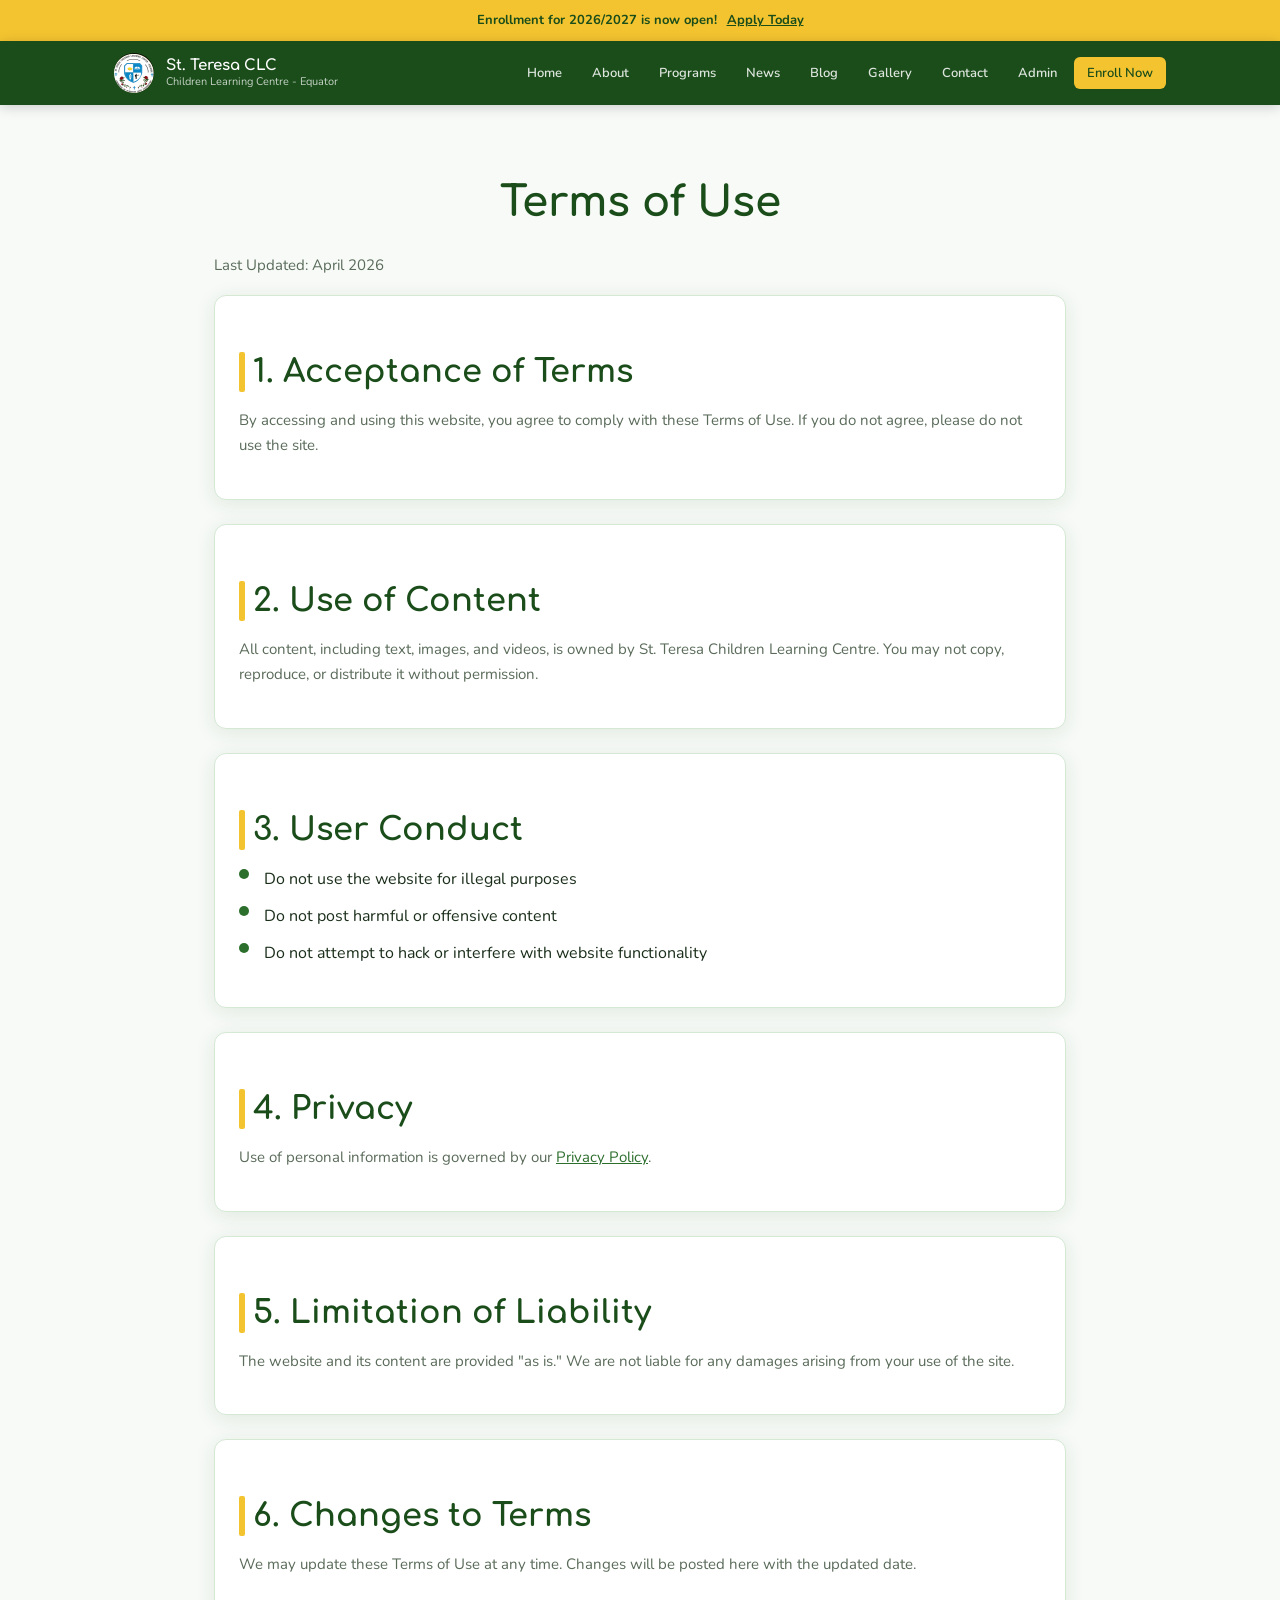
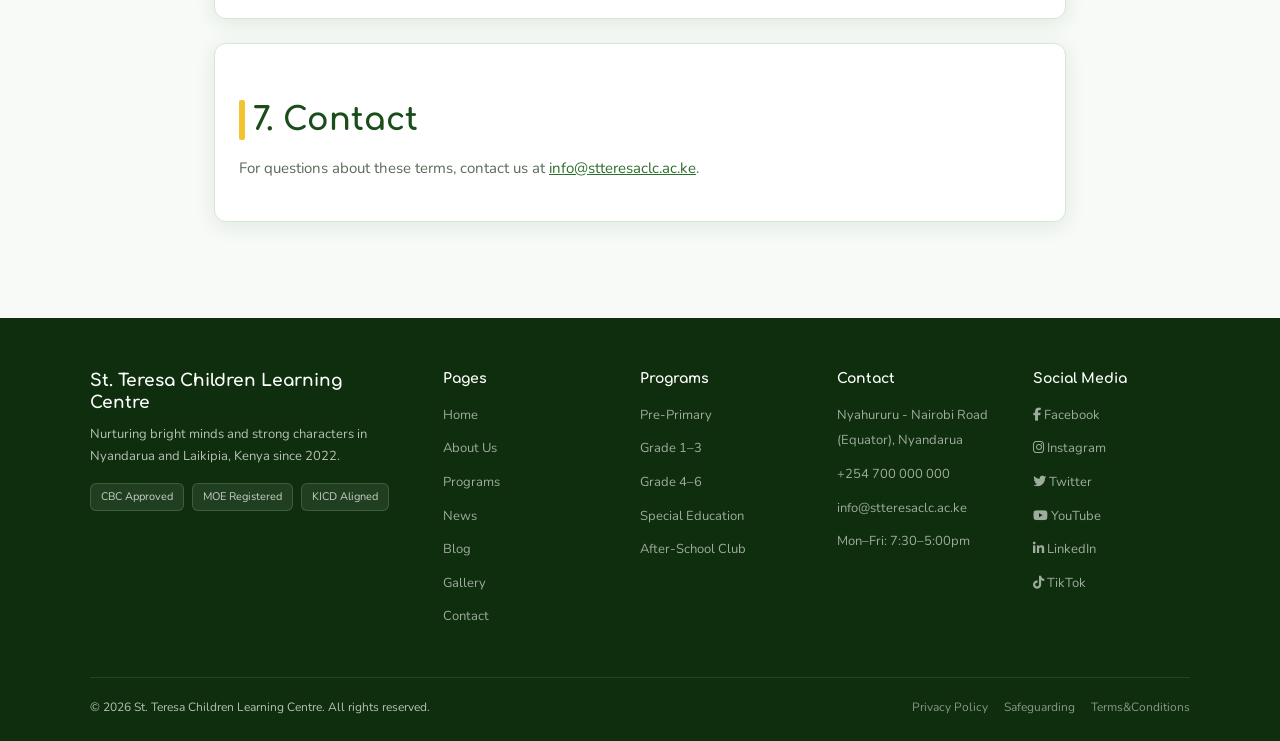
<file: terms.html>
<!DOCTYPE html>
<html lang="en">
<head>
  <meta charset="UTF-8"/>
  <meta name="viewport" content="width=device-width,initial-scale=1"/>
  <title>Terms of Use - St. Teresa Children Learning Centre</title>
  <link rel="icon" href="favicon2.png" type="image/x-icon"/>
  <link href="https://fonts.googleapis.com/css2?family=Comfortaa:wght@400;600;700&family=Nunito:wght@400;500;600;700&display=swap" rel="stylesheet"/>
  <link rel="stylesheet" href="style.css"/>
  <link rel="stylesheet" href="home.css"/>
  <link rel="stylesheet" href="https://cdnjs.cloudflare.com/ajax/libs/font-awesome/6.5.1/css/all.min.css"/>
  <style>
    .terms-page {
      max-width: 900px;
      margin: 0 auto;
      padding: 72px 24px;
      color: var(--text);
      line-height: 1.7;
      font-family: 'Nunito', sans-serif;
    }

    .terms-page h1,
    .terms-page h2 {
      font-family: 'Comfortaa', cursive;
      color: var(--green-dark);
      margin-bottom: 16px;
    }

    .terms-page h1 {
      font-size: clamp(28px, 5vw, 42px);
      text-align: center;
      margin-bottom: 24px;
    }

    .terms-page h2 {
      font-size: clamp(22px, 4vw, 32px);
      margin-top: 32px;
      position: relative;
      padding-left: 14px;
    }

    .terms-page h2::before {
      content: '';
      position: absolute;
      left: 0;
      top: 50%;
      transform: translateY(-50%);
      width: 6px;
      height: 100%;
      background: var(--gold);
      border-radius: 2px;
    }

    .terms-page p {
      font-size: 15px;
      color: var(--text-muted);
      margin-bottom: 16px;
    }

    .terms-page ul {
      list-style: none;
      margin-bottom: 16px;
      padding-left: 0;
    }

    .terms-page ul li {
      position: relative;
      padding-left: 25px;
      margin-bottom: 10px;
    }

    .terms-page ul li::before {
      content: '';
      position: absolute;
      left: 0;
      top: 0.5em;
      transform: translateY(-50%);
      width: 10px;
      height: 10px;
      background: var(--green-mid);
      border-radius: 50%;
    }

    .terms-page a {
      color: var(--green-mid);
      text-decoration: underline;
      transition: color 0.3s ease;
    }

    .terms-page a:hover {
      color: var(--gold);
    }

    .terms-section {
      background: #fff;
      border: 1px solid var(--border);
      border-radius: var(--radius);
      padding: 24px;
      margin-bottom: 24px;
      box-shadow: var(--shadow);
      opacity: 0;
      transform: translateY(40px);
      transition: opacity 0.8s ease, transform 0.8s ease;
    }

    .terms-section.visible {
      opacity: 1;
      transform: translateY(0);
    }

    @media(max-width:768px){
      .terms-page { padding: 48px 16px; }
      .terms-page h1 { font-size: clamp(24px, 6vw, 36px); }
      .terms-page h2 { font-size: clamp(20px, 5vw, 28px); }
      .terms-section { padding: 18px; }
    }
  </style>
</head>
<body>

<div class="notice">Enrollment for 2026/2027 is now open! <a href="contact.html">Apply Today</a></div>

<nav>
  <div class="nav-inner">
    <a href="index.html" class="nav-brand">
      <div><img class="nav-logo" src="favicon.png" alt="Logo"></div>
      <div class="nav-title">St. Teresa CLC <span>Children Learning Centre - Equator</span></div>
    </a>
    <ul class="nav-links">
      <li><a href="index.html">Home</a></li>
      <li><a href="about.html">About</a></li>
      <li><a href="programs.html">Programs</a></li>
      <li><a href="news.html">News</a></li>
      <li><a href="blog.html">Blog</a></li>
      <li><a href="gallery.html">Gallery</a></li>
      <li><a href="contact.html">Contact</a></li>
      <li><a href="login.html" target="_blank">Admin</a></li>
      <li><a href="contact.html" class="cta">Enroll Now</a></li>
    </ul>
    <button class="nav-toggle" id="navToggle">&#9776;</button>
  </div>
  <ul class="nav-mobile" id="navMobile">
    <li><a href="index.html">Home</a></li>
    <li><a href="about.html">About</a></li>
    <li><a href="programs.html">Programs</a></li>
    <li><a href="news.html">News</a></li>
    <li><a href="blog.html">Blog</a></li>
    <li><a href="gallery.html">Gallery</a></li>
    <li><a href="contact.html">Contact</a></li>
    <li><a href="login.html" target="_blank">Admin Login</a></li>
    <li><a href="contact.html">Enroll Now</a></li>
  </ul>
</nav>

<section class="terms-page">
  <h1>Terms of Use</h1>
  <p class="last-updated">Last Updated: April 2026</p>

  <div class="terms-section">
    <h2>1. Acceptance of Terms</h2>
    <p>By accessing and using this website, you agree to comply with these Terms of Use. If you do not agree, please do not use the site.</p>
  </div>

  <div class="terms-section">
    <h2>2. Use of Content</h2>
    <p>All content, including text, images, and videos, is owned by St. Teresa Children Learning Centre. You may not copy, reproduce, or distribute it without permission.</p>
  </div>

  <div class="terms-section">
    <h2>3. User Conduct</h2>
    <ul>
      <li>Do not use the website for illegal purposes</li>
      <li>Do not post harmful or offensive content</li>
      <li>Do not attempt to hack or interfere with website functionality</li>
    </ul>
  </div>

  <div class="terms-section">
    <h2>4. Privacy</h2>
    <p>Use of personal information is governed by our <a href="privacy.html">Privacy Policy</a>.</p>
  </div>

  <div class="terms-section">
    <h2>5. Limitation of Liability</h2>
    <p>The website and its content are provided "as is." We are not liable for any damages arising from your use of the site.</p>
  </div>

  <div class="terms-section">
    <h2>6. Changes to Terms</h2>
    <p>We may update these Terms of Use at any time. Changes will be posted here with the updated date.</p>
  </div>

  <div class="terms-section">
    <h2>7. Contact</h2>
    <p>For questions about these terms, contact us at <a href="mailto:info@stteresaclc.ac.ke">info@stteresaclc.ac.ke</a>.</p>
  </div>
</section>

<!-- FOOTER identical to index.html -->
<footer>
  <div class="footer-grid">
    <div class="footer-brand"><h3>St. Teresa Children Learning Centre</h3><p>Nurturing bright minds and strong characters in Nyandarua and Laikipia, Kenya since 2022.</p><div class="accred-badges"><span class="acc-badge">CBC Approved</span><span class="acc-badge">MOE Registered</span><span class="acc-badge">KICD Aligned</span></div></div>
    <div class="footer-col"><h4>Pages</h4><ul><li><a href="index.html">Home</a></li><li><a href="about.html">About Us</a></li><li><a href="programs.html">Programs</a></li><li><a href="news.html">News</a></li><li><a href="blog.html">Blog</a></li><li><a href="gallery.html">Gallery</a></li><li><a href="contact.html">Contact</a></li></ul></div>
    <div class="footer-col"><h4>Programs</h4><ul><li><a href="programs.html">Pre-Primary</a></li><li><a href="programs.html">Grade 1–3</a></li><li><a href="programs.html">Grade 4–6</a></li><li><a href="programs.html">Special Education</a></li><li><a href="programs.html">After-School Club</a></li></ul></div>
    <div class="footer-col"><h4>Contact</h4><ul><li><a href="#">Nyahururu - Nairobi Road (Equator), Nyandarua</a></li><li><a href="tel:+254700000000">+254 700 000 000</a></li><li><a href="mailto:info@stteresaclc.ac.ke">info@stteresaclc.ac.ke</a></li><li><a href="#">Mon–Fri: 7:30–5:00pm</a></li></ul></div>
    <div class="footer-col">
      <div class="social-icons"><h4>Social Media</h4>
        <ul>
          <li><a href="https://www.facebook.com/" rel="noopener noreferrer" target="_blank" aria-label="Facebook"><i class="fab fa-facebook-f"></i> Facebook</a></li>
          <li><a href="https://www.instagram.com/" rel="noopener noreferrer" target="_blank" aria-label="Instagram"><i class="fab fa-instagram"></i> Instagram</a></li>
          <li><a href="https://twitter.com/" rel="noopener noreferrer" target="_blank" aria-label="Twitter"><i class="fab fa-twitter"></i> Twitter</a></li>
          <li><a href="https://www.youtube.com/" rel="noopener noreferrer" target="_blank" aria-label="YouTube"><i class="fab fa-youtube"></i> YouTube</a></li>
          <li><a href="https://www.linkedin.com/" rel="noopener noreferrer" target="_blank" aria-label="LinkedIn"><i class="fab fa-linkedin-in"></i> LinkedIn</a></li>
          <li><a href="https://www.tiktok.com/" rel="noopener noreferrer" target="_blank" aria-label="TikTok"><i class="fab fa-tiktok"></i> TikTok</a></li>
        </ul>
      </div>
    </div>
  </div>
  <div class="footer-bottom"><span>&copy; 2026 St. Teresa Children Learning Centre. All rights reserved.</span><div class="footer-bottom-links"><a href="privacy.html" class="footer-bottom-links">Privacy Policy</a><a href="safeguarding.html">Safeguarding</a><a href="terms.html">Terms&Conditions</a></div></div>
</footer>

<script src="script.js"></script>
<script>
  window.addEventListener('DOMContentLoaded', () => {
    const sections = document.querySelectorAll('.terms-section');
    const observer = new IntersectionObserver(entries => {
      entries.forEach(entry => {
        if(entry.isIntersecting){
          entry.target.classList.add('visible');
        }
      });
    }, { threshold: 0.2 });
    sections.forEach(section => observer.observe(section));
  });
</script>
</body>
</html>
</file>
<file: style.css>
/* ============================================================
   ST. TERESA CHILDREN LEARNING CENTRE — GLOBAL STYLESHEET
   ============================================================ */
*, *::before, *::after { margin:0; padding:0; box-sizing:border-box; }

:root {
  --green-dark:  #1a4d1a;
  --green-mid:   #2c6e2c;
  --green-light: #4caf50;
  --green-pale:  #e8f5e9;
  --gold:        #f4c430;
  --text:        #1a2e1a;
  --text-muted:  #5a6b5a;
  --white:       #ffffff;
  --card-bg:     #ffffff;
  --section-bg:  #f7faf7;
  --border:      #d4e8d4;
  --shadow:      0 4px 20px rgba(30,80,30,0.10);
  --radius:      12px;
  --radius-sm:   8px;
}

html { scroll-behavior: smooth; }
body { font-family:'Nunito',sans-serif; color:var(--text); background:var(--section-bg); line-height:1.6; }
h1,h2,h3,h4 { font-family:'Comfortaa',cursive; line-height:1.25; }
img { display:block; max-width:100%; }
a { text-decoration:none; }

/* ── Notice Banner ── */
.notice { background:var(--gold); padding:10px 24px; text-align:center; font-size:13px; font-weight:700; color:var(--green-dark); }
.notice a { color:var(--green-dark); text-decoration:underline; margin-left:6px; }

/* ── Nav ── */
nav { position:sticky; top:0; z-index:1000; background:var(--green-dark); box-shadow:0 2px 12px rgba(0,0,0,0.2); }
.nav-inner { max-width:1100px; margin:0 auto; display:flex; align-items:center; justify-content:space-between; padding:0 24px; height:64px; }
.nav-brand { display:flex; align-items:center; gap:12px; flex-shrink:0; }
.nav-logo { width:40px; height:40px; background:var(--gold); border-radius:50%; display:flex; align-items:center; justify-content:center; font-family:'Comfortaa',cursive; font-weight:700; font-size:15px; color:var(--green-dark); flex-shrink:0; }
.nav-title { color:#fff; font-family:'Comfortaa',cursive; font-size:15px; font-weight:700; line-height:1.2; }
.nav-title span { display:block; font-size:11px; font-weight:400; opacity:.75; font-family:'Nunito',sans-serif; }
.nav-links { display:flex; gap:4px; list-style:none; }
.nav-links a { color:rgba(255,255,255,0.85); font-size:13px; font-weight:600; padding:7px 13px; border-radius:6px; transition:background .2s,color .2s; white-space:nowrap; }
.nav-links a:hover, .nav-links a.active { background:rgba(255,255,255,0.15); color:#fff; }
.nav-links .cta { background:var(--gold); color:var(--green-dark) !important; }
.nav-links .cta:hover { background:#e6b820; }
.nav-toggle { display:none; background:none; border:none; color:#fff; font-size:22px; cursor:pointer; padding:6px 10px; }
.nav-mobile { display:none; flex-direction:column; list-style:none; background:var(--green-dark); padding:12px 24px 20px; border-top:1px solid rgba(255,255,255,0.1); }
.nav-mobile.open { display:flex; }
.nav-mobile li a { display:block; padding:10px 0; color:rgba(255,255,255,0.85); font-size:15px; font-weight:600; border-bottom:1px solid rgba(255,255,255,0.08); transition:color .2s; }
.nav-mobile li a:hover { color:var(--gold); }

/* ── Buttons ── */
.btn-primary { background:var(--gold); color:var(--green-dark); padding:13px 30px; border-radius:8px; font-weight:700; font-size:15px; font-family:'Nunito',sans-serif; transition:transform .2s,background .2s; display:inline-block; cursor:pointer; border:none; }
.btn-primary:hover { background:#e6b820; transform:translateY(-2px); }
.btn-outline { background:var(--gold); color:var(--green-dark); padding:13px 30px; border-radius:8px; font-weight:700; font-size:15px; font-family:'Nunito',sans-serif; transition:transform .2s,background .2s; display:inline-block; cursor:pointer; border:none; }
.btn-outline:hover { background:#e6b820; transform:translateY(-2px); }
.btn-green { background:var(--green-mid); color:#fff; padding:11px 26px; border-radius:8px; font-weight:700; font-size:14px; font-family:'Nunito',sans-serif; display:inline-block; transition:background .2s; border:none; cursor:pointer; }
.btn-green:hover { background:var(--green-dark); }

/* ── Layout ── */
.section { padding:72px 24px; }
.bg-white { background:#fff; }
.bg-gray  { background:var(--section-bg); }
.container { max-width:1100px; margin:0 auto; }
.section-label { font-size:12px; font-weight:700; letter-spacing:1.5px; color:var(--green-light); text-transform:uppercase; margin-bottom:10px; font-family:'Nunito',sans-serif; }
.section-title { font-size:clamp(24px,4vw,36px); color:var(--green-dark); margin-bottom:14px; }
.section-sub { font-size:16px; color:var(--text-muted); max-width:560px; line-height:1.7; margin-bottom:48px; }
.section-header-center { text-align:center; margin-bottom:48px; }
.section-header-center .section-sub { margin-left:auto; margin-right:auto; }

/* ── Page Hero (inner pages) ── */
.page-hero { background:linear-gradient(135deg,#1a4d1a 0%,#2c6e2c 60%,#1f5c1f 100%); padding:64px 24px; text-align:center; }
.page-hero h1 { font-size:clamp(26px,4vw,42px); color:#fff; margin-bottom:12px; }
.page-hero p { font-size:16px; color:rgba(255,255,255,0.82); max-width:520px; margin:0 auto; line-height:1.7; }
.breadcrumb { display:flex; align-items:center; justify-content:center; gap:8px; font-size:13px; color:rgba(255,255,255,0.6); margin-bottom:16px; flex-wrap:wrap; }
.breadcrumb a { color:rgba(255,255,255,0.75); transition:color .2s; }
.breadcrumb a:hover { color:#fff; }
.breadcrumb span { color:rgba(255,255,255,0.4); }

/* ── Tags / Badges ── */
.tag { background:var(--green-pale); color:var(--green-mid); font-size:11px; font-weight:700; padding:3px 10px; border-radius:10px; display:inline-block; }
.tag-gold { background:var(--gold); color:var(--green-dark); }
.tag-outline { background:transparent; border:1px solid var(--border); color:var(--text-muted); font-size:11px; padding:3px 10px; border-radius:10px; display:inline-block; cursor:pointer; transition:background .2s; }
.tag-outline:hover, .tag-outline.active { background:var(--green-pale); border-color:var(--green-light); color:var(--green-mid); }

/* ── Card base ── */
.card { background:var(--card-bg); border:1px solid var(--border); border-radius:var(--radius); overflow:hidden; transition:transform .2s,box-shadow .2s; }
.card:hover { transform:translateY(-4px); box-shadow:var(--shadow); }

/* ── Footer ── */
footer { background:#0e2e0e; padding:52px 24px 24px; color:rgba(255,255,255,0.7); }
.footer-grid { display:grid; grid-template-columns:2fr 1fr 1fr 1fr 1fr; gap:40px; margin-bottom:40px; max-width:1100px; margin-left:auto; margin-right:auto; }
.footer-brand h3 { font-family:'Comfortaa',cursive; color:#fff; font-size:17px; margin-bottom:10px; }
.footer-brand p { font-size:13px; line-height:1.7; max-width:280px; }
.accred-badges { display:flex; gap:8px; margin-top:16px; flex-wrap:wrap; }
.acc-badge { background:rgba(255,255,255,0.08); border:1px solid rgba(255,255,255,0.15); border-radius:6px; padding:4px 10px; font-size:11px; color:rgba(255,255,255,0.75); }
.footer-col h4 { font-family:'Comfortaa',cursive; color:#fff; font-size:14px; margin-bottom:14px; }
.footer-col ul { list-style:none; }
.footer-col ul li { margin-bottom:8px; }
.footer-col ul li a { color:rgba(255,255,255,0.6); font-size:13px; transition:color .2s; }
.footer-col ul li a:hover { color:#d4af37; }
.footer-bottom { max-width:1100px; margin:0 auto; border-top:1px solid rgba(255,255,255,0.1); padding-top:20px; display:flex; align-items:center; justify-content:space-between; font-size:12px; flex-wrap:wrap; gap:10px; }
.footer-bottom-links { display:flex; gap:16px; }
.footer-bottom-links a { color:rgba(255,255,255,0.5); transition:color .2s; }
.footer-bottom-links a:hover { color:#d4af37; }
.social-icons {
    margin-bottom: 10px;
  }
  
.social-icons a {
    color: #d4af37;
    font-size: 1.4rem;
    display: inline-block;
    transition: transform 0.3s ease, color 0.3s ease;
  }

.social-icons a:hover {
    color: #d4af37;
    transform: scale(1.5);
  }
/* ── Privacy Policy Page Styling ── */
.footer-bottom-links a.privacy-link {
  font-weight: 700;
  color: var(--gold);
}

.footer-bottom-links a.privacy-link:hover {
  color: #fff;
}
.privacy-page {
  max-width: 900px;
  margin: 0 auto;
  padding: 72px 24px;
  background: var(--section-bg);
  color: var(--text);
  line-height: 1.7;
  font-family: 'Nunito', sans-serif;
}

.privacy-page h1,
.privacy-page h2,
.privacy-page h3,
.privacy-page h4 {
  font-family: 'Comfortaa', cursive;
  color: var(--green-dark);
  margin-bottom: 16px;
}

.privacy-page h1 {
  font-size: clamp(28px, 5vw, 42px);
  text-align: center;
  margin-bottom: 24px;
}

.privacy-page h2 {
  font-size: clamp(22px, 4vw, 32px);
  margin-top: 32px;
}

.privacy-page p {
  font-size: 15px;
  color: var(--text-muted);
  margin-bottom: 16px;
}

.privacy-page ul {
  list-style: disc inside;
  margin-bottom: 16px;
}

.privacy-page ul li {
  margin-bottom: 10px;
}

.privacy-page a {
  color: var(--green-mid);
  text-decoration: underline;
  transition: color 0.3s ease;
}

.privacy-page a:hover {
  color: var(--gold);
}

.privacy-page .last-updated {
  font-size: 13px;
  color: var(--text-muted);
  text-align: center;
  margin-bottom: 32px;
  font-style: italic;
}

.privacy-page .contact-info li {
  list-style: none;
  margin-bottom: 8px;
}

/* ── Responsive ── */
@media(max-width:768px){
  .privacy-page {
    padding: 48px 16px;
  }

  .privacy-page h1 {
    font-size: clamp(24px, 6vw, 36px);
  }

  .privacy-page h2 {
    font-size: clamp(20px, 5vw, 28px);
  }
}

/* ── Responsive ── */
@media(max-width:900px){ .footer-grid{grid-template-columns:1fr 1fr;} }
@media(max-width:768px){ .nav-links{display:none;} .nav-toggle{display:block;} }
@media(max-width:500px){ .footer-grid{grid-template-columns:1fr;} .footer-bottom{flex-direction:column;text-align:center;} }
</file>
<file: home.css>
/* ── Hero ── */
.hero{background:linear-gradient(135deg,#1a4d1a 0%,#2c6e2c 50%,#1f5c1f 100%);min-height:520px;display:flex;align-items:center;justify-content:center;text-align:center;position:relative;overflow:hidden;padding:80px 24px}
.hero-bg-circles{position:absolute;inset:0;pointer-events:none}
.hero-bg-circles span{position:absolute;border-radius:50%;background:rgba(255,255,255,0.04)}
.hero-content{position:relative;z-index:1;max-width:700px}
.hero-badge{display:inline-block;background:var(--gold);color:var(--green-dark);font-size:12px;font-weight:700;padding:5px 18px;border-radius:20px;letter-spacing:.5px;margin-bottom:22px}
.hero h1{font-size:clamp(28px,5vw,48px);color:#fff;margin-bottom:18px}
.hero h2{font-size:clamp(14px,5vw,24px);color:#eef608e9;margin-bottom:18px}
.hero p{font-size:17px;color:rgba(255,255,255,0.82);max-width:520px;margin:0 auto 32px;line-height:1.7}
.hero-buttons{display:flex;gap:14px;justify-content:center;flex-wrap:wrap}
.hero-stats{display:flex;gap:32px;justify-content:center;margin-top:44px;flex-wrap:wrap}
.hero-stat{text-align:center}
.hero-stat .num{font-size:28px;font-weight:700;color:var(--gold);font-family:'Comfortaa',cursive}
.hero-stat .lbl{font-size:12px;color:rgba(255,255,255,0.7);margin-top:2px}

/* ── Feature cards ── */
.features-grid{display:grid;grid-template-columns:repeat(auto-fit,minmax(240px,1fr));gap:20px}
.feature-card{background:var(--card-bg);border:1px solid var(--border);border-radius:var(--radius);padding:28px 24px;transition:transform .2s,box-shadow .2s}
.feature-card:hover{transform:translateY(-4px);box-shadow:var(--shadow)}
.feature-icon{width:48px;height:48px;border-radius:10px;background:var(--green-pale);display:flex;align-items:center;justify-content:center;margin-bottom:18px}
.feature-icon svg{width:24px;height:24px;stroke:var(--green-mid);fill:none;stroke-width:2;stroke-linecap:round;stroke-linejoin:round}
.feature-card h3{font-size:16px;color:var(--green-dark);margin-bottom:8px}
.feature-card p{font-size:14px;color:var(--text-muted);line-height:1.6}

/* ── News preview ── */
.news-preview-grid{display:grid;grid-template-columns:1.4fr 1fr 1fr;gap:20px}
.news-card{background:var(--card-bg);border:1px solid var(--border);border-radius:var(--radius);overflow:hidden;transition:transform .2s,box-shadow .2s}
.news-card:hover{transform:translateY(-3px);box-shadow:var(--shadow)}
.news-img{height:160px;background:var(--green-pale)}
.news-img.small{height:110px}
.news-body{padding:20px}
.news-body h3{font-size:15px;color:var(--green-dark);margin:8px 0 8px;line-height:1.4}
.news-body p{font-size:13px;color:var(--text-muted);line-height:1.6;margin-bottom:14px}
.news-meta{display:flex;align-items:center;justify-content:space-between;font-size:12px;color:var(--text-muted)}
.read-more{color:var(--green-light);font-weight:700;font-size:12px;transition:color .2s}
.read-more:hover{color:var(--green-dark)}
.featured-news .news-img{height:200px}
.featured-news .news-body h3{font-size:17px}

/* ── Blog preview ── */
.blog-preview-grid{display:grid;grid-template-columns:repeat(3,1fr);gap:20px}
.blog-card{background:var(--card-bg);border:1px solid var(--border);border-radius:var(--radius);overflow:hidden;transition:transform .2s,box-shadow .2s}
.blog-card:hover{transform:translateY(-3px);box-shadow:var(--shadow)}
.blog-img{height:160px;background:var(--green-pale)}
.blog-body{padding:20px}
.blog-body h3{font-size:15px;color:var(--green-dark);margin:8px 0 8px;line-height:1.4}
.blog-body p{font-size:13px;color:var(--text-muted);line-height:1.6;margin-bottom:14px}
.blog-meta{display:flex;align-items:center;justify-content:space-between;font-size:12px;color:var(--text-muted);flex-wrap:wrap;gap:6px}
.author-chip{display:flex;align-items:center;gap:6px}
.author-av{width:24px;height:24px;border-radius:50%;color:#fff;font-size:9px;font-weight:700;display:flex;align-items:center;justify-content:center}

/* ── Testimonials ── */
.testimonials-section{background:var(--green-dark);padding:72px 24px}
.testi-label{color:var(--gold);font-size:12px;font-weight:700;letter-spacing:1.5px;text-transform:uppercase;font-family:'Nunito',sans-serif;max-width:1100px;margin:0 auto 8px}
.testi-title{font-size:clamp(22px,3.5vw,32px);color:#fff;max-width:1100px;margin:0 auto 36px}
.testimonials-grid{display:grid;grid-template-columns:repeat(auto-fit,minmax(260px,1fr));gap:20px;max-width:1100px;margin:0 auto}
.testi-card{background:rgba(255,255,255,0.07);border:1px solid rgba(255,255,255,0.12);border-radius:var(--radius);padding:28px 24px}
.testi-stars{color:var(--gold);font-size:16px;margin-bottom:14px;letter-spacing:2px}
.testi-card p{color:rgba(255,255,255,0.82);font-size:14px;line-height:1.7;margin-bottom:20px;font-style:italic}
.testi-author{display:flex;align-items:center;gap:10px}
.testi-av{width:38px;height:38px;border-radius:50%;background:var(--gold);display:flex;align-items:center;justify-content:center;font-weight:700;font-size:13px;color:var(--green-dark);flex-shrink:0}
.testi-name{font-size:14px;font-weight:600;color:#fff}
.testi-info{font-size:12px;color:rgba(255,255,255,0.55)}

/* ── CTA ── */
.cta-section{background:linear-gradient(90deg,#1a4d1a,#2c6e2c);padding:72px 24px}
.cta-section h2{font-size:clamp(22px,4vw,34px);color:#fff;margin-bottom:14px}
.cta-section p{color:rgba(255,255,255,0.82);font-size:16px;max-width:500px;margin:0 auto}

@media(max-width:900px){.news-preview-grid{grid-template-columns:1fr 1fr}.featured-news{grid-column:span 2}}
@media(max-width:700px){.news-preview-grid{grid-template-columns:1fr}.featured-news{grid-column:auto}.blog-preview-grid{grid-template-columns:1fr}}
@media(max-width:500px){.hero-buttons{flex-direction:column;align-items:center}.hero-stats{gap:20px}}
</file>
<file: inner.css>
/* ============================================================
   INNER PAGES CSS — news, blog, gallery, about, programs, contact
   ============================================================ */

/* ── Filter bar ── */
.filter-bar{display:flex;align-items:center;gap:12px;flex-wrap:wrap;margin-bottom:36px;padding-bottom:24px;border-bottom:1px solid var(--border)}
.filter-label{font-size:13px;font-weight:700;color:var(--text-muted);white-space:nowrap}
.filter-tags{display:flex;gap:8px;flex-wrap:wrap}

/* ── News page ── */
.news-article.featured{display:grid;grid-template-columns:1.2fr 1fr;gap:0;border:1px solid var(--border);border-radius:var(--radius);overflow:hidden;margin-bottom:32px;background:var(--card-bg);transition:box-shadow .2s}
.news-article.featured:hover{box-shadow:var(--shadow)}
.article-img{background:var(--green-pale);min-height:300px}
.article-body{padding:32px}
.article-meta-top{display:flex;align-items:center;gap:10px;margin-bottom:12px;flex-wrap:wrap}
.article-date{font-size:12px;color:var(--text-muted)}
.article-body h2{font-size:22px;color:var(--green-dark);margin-bottom:12px;line-height:1.3}
.article-body p{font-size:14px;color:var(--text-muted);line-height:1.7;margin-bottom:12px}
.news-grid{display:grid;grid-template-columns:repeat(auto-fit,minmax(260px,1fr));gap:20px}
.news-item{background:var(--card-bg);border:1px solid var(--border);border-radius:var(--radius);overflow:hidden;transition:transform .2s,box-shadow .2s}
.news-item:hover{transform:translateY(-3px);box-shadow:var(--shadow)}
.item-img{height:140px;background:var(--green-pale)}
.item-body{padding:20px}
.item-body h3{font-size:15px;color:var(--green-dark);margin:8px 0 8px;line-height:1.4}
.item-body p{font-size:13px;color:var(--text-muted);line-height:1.6;margin-bottom:14px}
.read-more-link{font-size:13px;font-weight:700;color:var(--green-light);transition:color .2s}
.read-more-link:hover{color:var(--green-dark)}
.pagination{display:flex;gap:8px;justify-content:center;margin-top:40px}
.page-btn{background:#fff;border:1px solid var(--border);border-radius:6px;padding:8px 16px;font-size:13px;font-weight:600;color:var(--text-muted);cursor:pointer;font-family:'Nunito',sans-serif;transition:background .2s,color .2s}
.page-btn:hover,.page-btn.active{background:var(--green-mid);color:#fff;border-color:var(--green-mid)}
.newsletter-form{display:flex;gap:10px;max-width:460px;margin:0 auto}
.newsletter-form input{flex:1;padding:12px 16px;border-radius:8px;border:2px solid rgba(255,255,255,0.2);background:rgba(255,255,255,0.12);color:#fff;font-size:14px;font-family:'Nunito',sans-serif;outline:none}
.newsletter-form input::placeholder{color:rgba(255,255,255,0.5)}
.newsletter-form input:focus{border-color:var(--gold)}

/* ── Blog page ── */
.blog-layout{display:grid;grid-template-columns:1fr 320px;gap:40px;align-items:start}
.blog-main{}
.featured-post{border:1px solid var(--border);border-radius:var(--radius);overflow:hidden;background:var(--card-bg);margin-bottom:32px}
.post-img.large{height:260px;background:var(--green-pale)}
.post-img{height:150px;background:var(--green-pale)}
.post-body{padding:28px}
.post-meta-top{display:flex;align-items:center;gap:10px;margin-bottom:12px;flex-wrap:wrap}
.post-date{font-size:12px;color:var(--text-muted)}
.read-time{font-size:12px;color:var(--text-muted);background:var(--section-bg);padding:2px 8px;border-radius:10px}
.post-body h2{font-size:22px;color:var(--green-dark);margin-bottom:12px;line-height:1.3}
.post-body p{font-size:14px;color:var(--text-muted);line-height:1.7;margin-bottom:12px}
.post-author-bar{display:flex;align-items:center;gap:12px;margin-top:20px;padding-top:20px;border-top:1px solid var(--border);flex-wrap:wrap}
.post-author-av{width:44px;height:44px;border-radius:50%;color:#fff;font-size:14px;font-weight:700;display:flex;align-items:center;justify-content:center;flex-shrink:0;font-family:'Comfortaa',cursive}
.post-author-name{font-size:14px;font-weight:700;color:var(--green-dark)}
.post-author-role{font-size:12px;color:var(--text-muted)}
.blog-grid{display:grid;grid-template-columns:repeat(auto-fit,minmax(240px,1fr));gap:20px}
.blog-post-card{background:var(--card-bg);border:1px solid var(--border);border-radius:var(--radius);overflow:hidden;transition:transform .2s,box-shadow .2s}
.blog-post-card:hover{transform:translateY(-3px);box-shadow:var(--shadow)}
.post-card-body{padding:20px}
.post-card-body h3{font-size:15px;color:var(--green-dark);margin:8px 0 8px;line-height:1.4}
.post-card-body p{font-size:13px;color:var(--text-muted);line-height:1.6;margin-bottom:14px}
.post-card-footer{display:flex;align-items:center;justify-content:space-between}
.post-author-chip{display:flex;align-items:center;gap:6px;font-size:12px;color:var(--text-muted)}
.post-av{width:22px;height:22px;border-radius:50%;color:#fff;font-size:9px;font-weight:700;display:flex;align-items:center;justify-content:center}
/* Sidebar */
.blog-sidebar{display:flex;flex-direction:column;gap:24px}
.sidebar-card{background:var(--card-bg);border:1px solid var(--border);border-radius:var(--radius);padding:22px}
.sidebar-card h4{font-size:15px;color:var(--green-dark);margin-bottom:14px}
.search-box{display:flex;gap:8px}
.search-box input{flex:1;padding:9px 12px;border:1.5px solid var(--border);border-radius:6px;font-size:13px;font-family:'Nunito',sans-serif;outline:none;color:var(--text)}
.search-box input:focus{border-color:var(--green-light)}
.search-box button{background:var(--green-pale);border:1px solid var(--border);border-radius:6px;padding:9px 12px;cursor:pointer;font-size:15px;color:var(--green-mid)}
.topic-list{display:flex;flex-direction:column;gap:2px}
.topic-item{display:flex;align-items:center;justify-content:space-between;padding:9px 0;border-bottom:1px solid var(--border);font-size:13px;color:var(--text-muted);transition:color .2s}
.topic-item:hover{color:var(--green-mid)}
.topic-item:last-child{border-bottom:none}
.topic-count{background:var(--green-pale);color:var(--green-mid);font-size:11px;font-weight:700;padding:2px 8px;border-radius:10px}
.writer-list{display:flex;flex-direction:column;gap:12px}
.writer-item{display:flex;align-items:center;gap:10px}
.writer-av{width:36px;height:36px;border-radius:50%;color:#fff;font-size:12px;font-weight:700;display:flex;align-items:center;justify-content:center;flex-shrink:0}
.writer-name{font-size:13px;font-weight:700;color:var(--green-dark)}
.writer-role{font-size:11px;color:var(--text-muted)}
.newsletter-side p{font-size:13px;color:var(--text-muted);margin-bottom:12px}
.newsletter-side input{width:100%;padding:10px 12px;border:1.5px solid var(--border);border-radius:6px;font-size:13px;font-family:'Nunito',sans-serif;outline:none;color:var(--text)}
.newsletter-side input:focus{border-color:var(--green-light)}

/* ── Gallery page ── */
.gallery-filter{display:flex;gap:8px;flex-wrap:wrap;margin-bottom:32px}
.gallery-masonry{columns:3;gap:16px}
.gallery-masonry-item{break-inside:avoid;margin-bottom:16px;border-radius:var(--radius);overflow:hidden;background:var(--green-pale);position:relative;cursor:pointer}
.gallery-masonry-item img,.gal-placeholder{width:100%;display:block;border-radius:var(--radius)}
.gal-placeholder{height:180px;display:flex;flex-direction:column;align-items:center;justify-content:center;gap:8px;font-size:12px;font-weight:600;color:var(--green-mid)}
.gal-placeholder.tall{height:280px}
.gal-overlay{position:absolute;inset:0;background:rgba(26,77,26,0.6);display:flex;align-items:center;justify-content:center;opacity:0;transition:opacity .3s;border-radius:var(--radius)}
.gallery-masonry-item:hover .gal-overlay{opacity:1}
.gal-overlay-text{color:#fff;font-size:13px;font-weight:700;text-align:center;padding:12px}

/* ── About page ── */
.about-hero-layout{display:grid;grid-template-columns:1fr 1fr;gap:60px;align-items:center}
.value-cards{display:grid;grid-template-columns:repeat(auto-fit,minmax(200px,1fr));gap:20px;margin-top:32px}
.value-card{background:var(--card-bg);border:1px solid var(--border);border-radius:var(--radius);padding:24px;text-align:center}
.value-icon{width:52px;height:52px;border-radius:50%;background:var(--green-pale);margin:0 auto 14px;display:flex;align-items:center;justify-content:center}
.value-icon svg{width:24px;height:24px;stroke:var(--green-mid);fill:none;stroke-width:2;stroke-linecap:round;stroke-linejoin:round}
.value-card h3{font-size:15px;color:var(--green-dark);margin-bottom:6px}
.value-card p{font-size:13px;color:var(--text-muted);line-height:1.6}
.timeline{position:relative;padding-left:28px;border-left:2px solid var(--border)}
.timeline-item{margin-bottom:32px;position:relative}
.timeline-dot{position:absolute;left:-37px;top:4px;width:18px;height:18px;border-radius:50%;background:var(--green-mid);border:3px solid #fff;box-shadow:0 0 0 2px var(--green-light)}
.timeline-year{font-size:12px;font-weight:700;color:var(--green-light);letter-spacing:.5px;margin-bottom:4px}
.timeline-item h3{font-size:15px;color:var(--green-dark);margin-bottom:4px}
.timeline-item p{font-size:13px;color:var(--text-muted);line-height:1.6}
.team-grid{display:grid;grid-template-columns:repeat(auto-fit,minmax(200px,1fr));gap:20px}
.team-card{background:var(--card-bg);border:1px solid var(--border);border-radius:var(--radius);padding:24px 20px;text-align:center}
.team-av{width:68px;height:68px;border-radius:50%;margin:0 auto 14px;display:flex;align-items:center;justify-content:center;font-family:'Comfortaa',cursive;font-weight:700;font-size:20px;color:#fff}
.team-card h3{font-size:15px;color:var(--green-dark);margin-bottom:4px}
.team-card .role{font-size:12px;color:var(--green-light);font-weight:700;margin-bottom:8px}
.team-card p{font-size:13px;color:var(--text-muted);line-height:1.6}

/* ── Programs page ── */
.programs-hero-grid{display:grid;grid-template-columns:repeat(auto-fit,minmax(260px,1fr));gap:24px}
.prog-full-card{background:var(--card-bg);border:1px solid var(--border);border-radius:var(--radius);overflow:hidden;transition:box-shadow .2s,transform .2s}
.prog-full-card:hover{box-shadow:var(--shadow);transform:translateY(-3px)}
.prog-full-card.featured-prog{border-color:var(--green-light);border-width:2px}
.prog-card-header{padding:24px 24px 0}
.prog-card-body{padding:0 24px 24px}
.prog-subjects{margin-top:16px;display:flex;flex-direction:column;gap:6px}
.prog-subject{display:flex;align-items:center;gap:8px;font-size:13px;color:var(--text-muted)}
.prog-subject::before{content:'';width:6px;height:6px;border-radius:50%;background:var(--green-light);flex-shrink:0}
.fee-table{width:100%;border-collapse:collapse;margin-top:16px;font-size:13px}
.fee-table th{text-align:left;padding:10px 12px;background:var(--green-pale);color:var(--green-dark);font-family:'Comfortaa',cursive}
.fee-table td{padding:10px 12px;border-bottom:1px solid var(--border);color:var(--text-muted)}
.fee-table tr:last-child td{border-bottom:none}
.fee-table td:last-child{font-weight:700;color:var(--green-dark)}

/* ── Contact page ── */
.contact-layout-full{display:grid;grid-template-columns:1fr 1.2fr;gap:48px;align-items:start}
.contact-info h3{font-size:20px;color:var(--green-dark);margin-bottom:14px}
.contact-info>p{font-size:15px;color:var(--text-muted);line-height:1.7;margin-bottom:28px}
.contact-details{display:flex;flex-direction:column;gap:18px;margin-bottom:28px}
.contact-detail{display:flex;align-items:flex-start;gap:14px}
.contact-detail-icon{width:40px;height:40px;border-radius:10px;background:var(--green-pale);display:flex;align-items:center;justify-content:center;flex-shrink:0}
.contact-detail-icon svg{width:18px;height:18px;stroke:var(--green-mid);fill:none;stroke-width:2;stroke-linecap:round;stroke-linejoin:round}
.contact-detail-text .label{font-size:11px;font-weight:700;letter-spacing:.5px;color:var(--green-light);text-transform:uppercase}
.contact-detail-text .value{font-size:14px;color:var(--text);font-weight:500}
.map-container{border-radius:var(--radius);overflow:hidden;border:1px solid var(--border)}
.contact-form-card{background:var(--card-bg);border:1px solid var(--border);border-radius:16px;padding:32px}
.contact-form-card h3{font-size:18px;color:var(--green-dark);margin-bottom:24px}
.form-group{margin-bottom:18px}
.form-group label{display:block;font-size:13px;font-weight:600;color:var(--text);margin-bottom:6px}
.form-group input,.form-group textarea,.form-group select{width:100%;padding:11px 14px;border:1.5px solid var(--border);border-radius:var(--radius-sm);font-size:14px;font-family:'Nunito',sans-serif;color:var(--text);background:#fff;transition:border-color .2s;outline:none}
.form-group input:focus,.form-group textarea:focus,.form-group select:focus{border-color:var(--green-light)}
.form-group textarea{min-height:110px;resize:vertical}
.form-row{display:grid;grid-template-columns:1fr 1fr;gap:14px}
.btn-submit{width:100%;background:var(--green-mid);color:#fff;padding:13px;border:none;border-radius:var(--radius-sm);font-size:15px;font-weight:700;font-family:'Nunito',sans-serif;cursor:pointer;transition:background .2s}
.btn-submit:hover{background:var(--green-dark)}
#formMsg{margin-top:12px;font-size:13px;text-align:center;min-height:20px}
.faq-list{display:flex;flex-direction:column;gap:12px}
.faq-item{border:1px solid var(--border);border-radius:var(--radius-sm);overflow:hidden}
.faq-q{padding:16px 20px;cursor:pointer;display:flex;align-items:center;justify-content:space-between;font-size:15px;font-weight:600;color:var(--green-dark);background:var(--card-bg);transition:background .2s;user-select:none}
.faq-q:hover{background:var(--green-pale)}
.faq-q .arrow{font-size:18px;transition:transform .3s;color:var(--green-light)}
.faq-q.open .arrow{transform:rotate(45deg)}
.faq-a{display:none;padding:16px 20px;font-size:14px;color:var(--text-muted);line-height:1.7;border-top:1px solid var(--border);background:#fff}
.faq-a.open{display:block}

/* ── Responsive ── */
@media(max-width:900px){
  .news-article.featured{grid-template-columns:1fr}
  .blog-layout{grid-template-columns:1fr}
  .blog-sidebar{display:grid;grid-template-columns:repeat(auto-fit,minmax(240px,1fr))}
  .gallery-masonry{columns:2}
  .about-hero-layout{grid-template-columns:1fr}
  .contact-layout-full{grid-template-columns:1fr}
}
@media(max-width:600px){
  .gallery-masonry{columns:1}
  .form-row{grid-template-columns:1fr}
  .newsletter-form{flex-direction:column}
}
</file>
